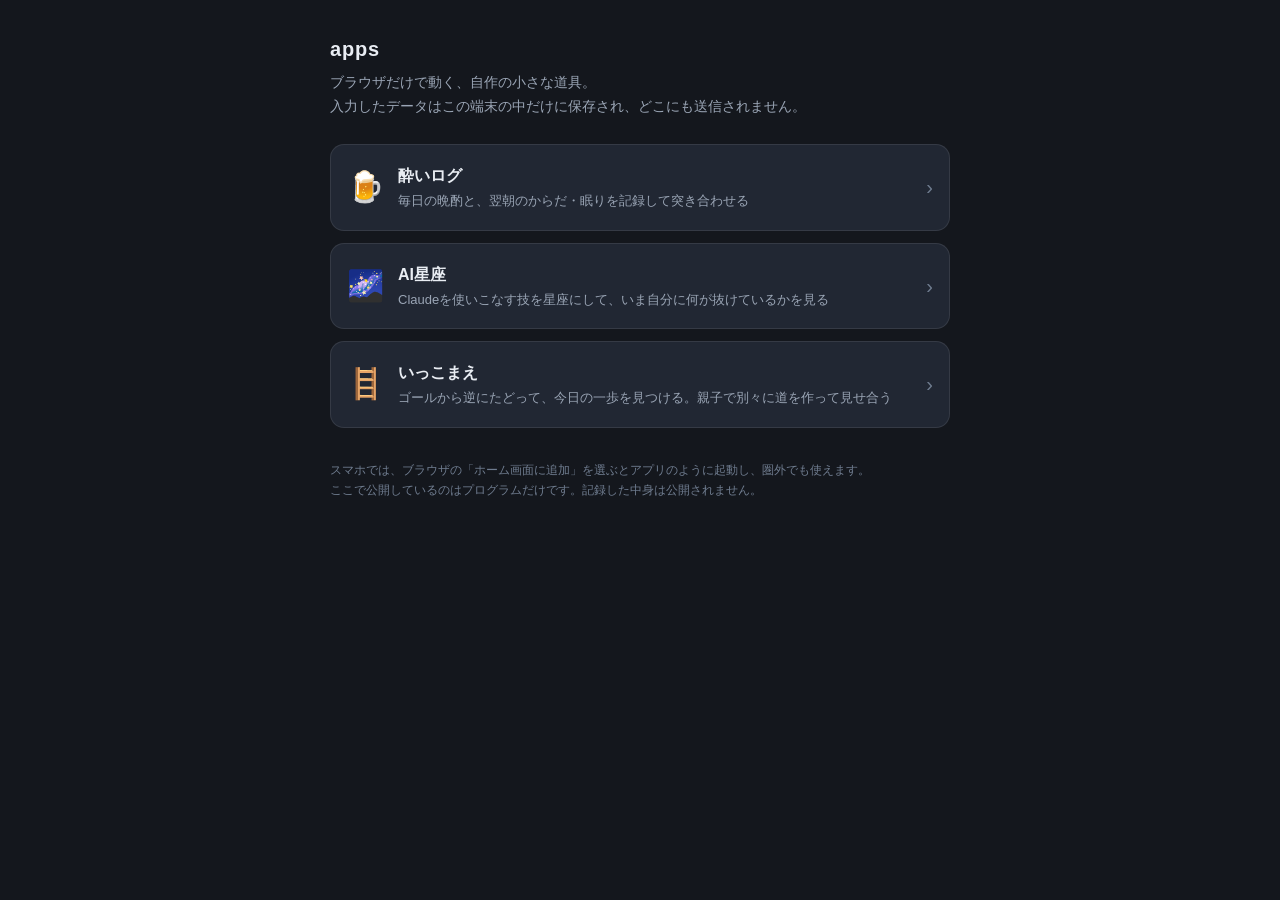
<file: index.html>
<!DOCTYPE html>
<html lang="ja">
<head>
<meta charset="utf-8">
<meta name="viewport" content="width=device-width, initial-scale=1, viewport-fit=cover">
<meta name="theme-color" content="#14171d">
<title>apps — 自作アプリ置き場</title>
<style>
  :root { --bg:#14171d; --card:#212733; --line:rgba(255,255,255,.09); --text:#e9edf3; --muted:#9aa5b5; --dim:#6f7c8f; --amber:#e0b341; }
  * { box-sizing: border-box; }
  body {
    margin:0; padding:32px 16px 60px; background:var(--bg); color:var(--text);
    font-family:-apple-system,BlinkMacSystemFont,"Hiragino Sans","Noto Sans JP","Yu Gothic",Meiryo,sans-serif;
    line-height:1.75; font-size:15px; -webkit-font-smoothing:antialiased;
  }
  .wrap { max-width:620px; margin:0 auto; }
  h1 { font-size:20px; letter-spacing:.04em; margin:0 0 4px; }
  .lead { color:var(--muted); font-size:13.5px; margin:0 0 26px; }
  a.app {
    display:flex; gap:14px; align-items:center; text-decoration:none; color:inherit;
    background:var(--card); border:1px solid var(--line); border-radius:14px;
    padding:16px; margin:12px 0;
  }
  a.app:hover { border-color:var(--amber); }
  .em { font-size:30px; flex:none; }
  .nm { display:block; font-size:16px; font-weight:700; }
  .ds { display:block; font-size:13px; color:var(--muted); }
  .go { margin-left:auto; color:var(--dim); font-size:20px; }
  footer { color:var(--dim); font-size:11.5px; margin-top:32px; line-height:1.8; }
</style>
</head>
<body>
<div class="wrap">
  <h1>apps</h1>
  <p class="lead">ブラウザだけで動く、自作の小さな道具。<br>
    入力したデータはこの端末の中だけに保存され、どこにも送信されません。</p>

  <a class="app" href="yoilog/">
    <span class="em">🍺</span>
    <span>
      <span class="nm">酔いログ</span>
      <span class="ds">毎日の晩酌と、翌朝のからだ・眠りを記録して突き合わせる</span>
    </span>
    <span class="go">›</span>
  </a>

  <a class="app" href="seiza/">
    <span class="em">🌌</span>
    <span>
      <span class="nm">AI星座</span>
      <span class="ds">Claudeを使いこなす技を星座にして、いま自分に何が抜けているかを見る</span>
    </span>
    <span class="go">›</span>
  </a>

  <a class="app" href="ikkomae/">
    <span class="em">🪜</span>
    <span>
      <span class="nm">いっこまえ</span>
      <span class="ds">ゴールから逆にたどって、今日の一歩を見つける。親子で別々に道を作って見せ合う</span>
    </span>
    <span class="go">›</span>
  </a>

  <footer>
    スマホでは、ブラウザの「ホーム画面に追加」を選ぶとアプリのように起動し、圏外でも使えます。<br>
    ここで公開しているのはプログラムだけです。記録した中身は公開されません。
  </footer>
</div>
</body>
</html>
</file>
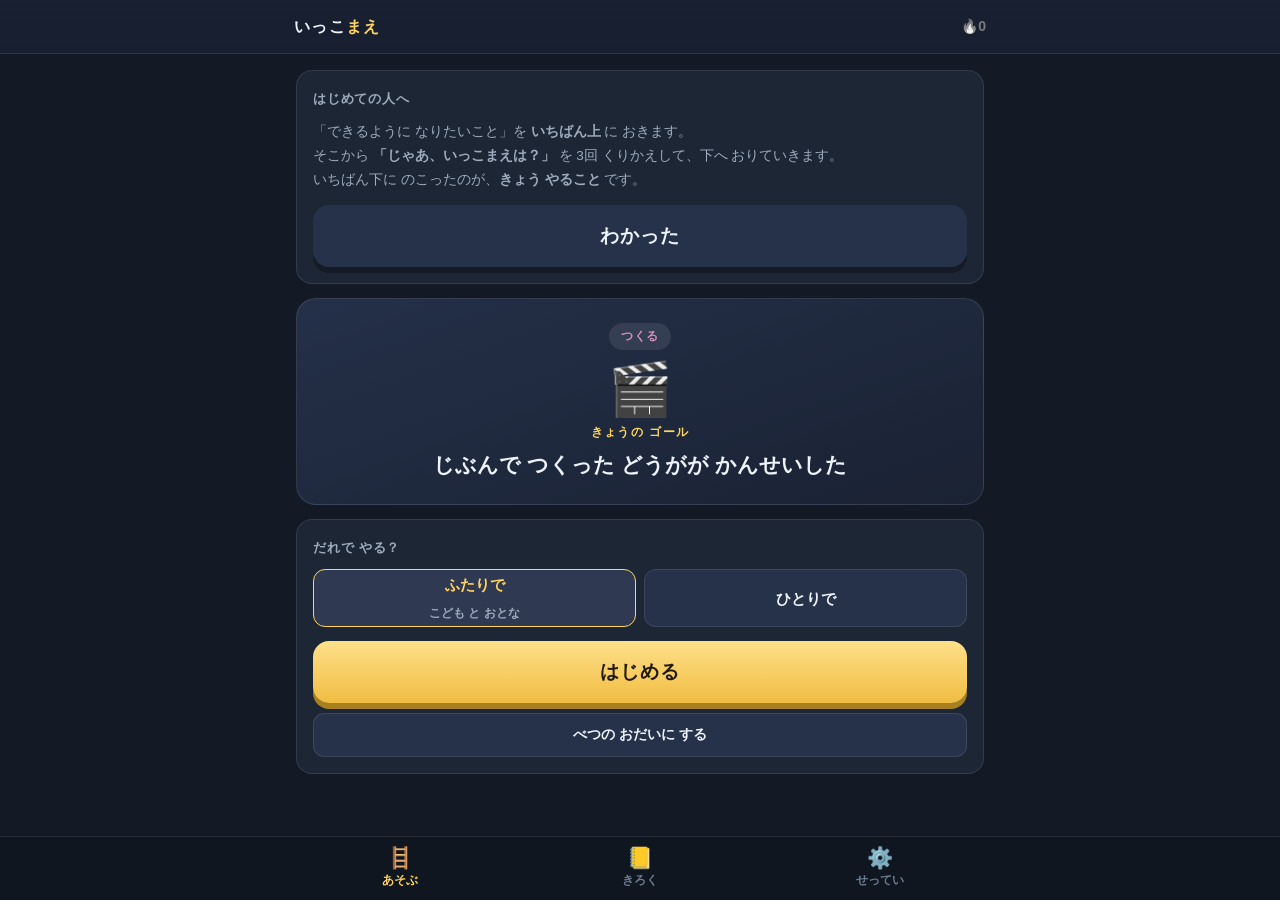
<file: ikkomae/index.html>
<!DOCTYPE html>
<html lang="ja">
<head>
<meta charset="utf-8">
<meta name="viewport" content="width=device-width, initial-scale=1, maximum-scale=1, viewport-fit=cover">
<meta name="theme-color" content="#131a26">
<meta name="description" content="ゴールから「じゃあ、いっこまえは？」を3回くりかえして、今日やる一歩まで降りる。親子で別々に道を作って、あとで見せ合うアプリ。">
<title>いっこまえ — ゴールから ぎゃくに、きょうの 一歩まで</title>
<link rel="stylesheet" href="assets/style.css">
<link rel="manifest" href="manifest.json">
<link rel="icon" href="assets/icon.svg">
<link rel="apple-touch-icon" href="assets/icon.svg">
<meta name="apple-mobile-web-app-capable" content="yes">
<meta name="apple-mobile-web-app-status-bar-style" content="black-translucent">
</head>
<body>

<header class="appbar">
  <div class="appbar-in">
    <div class="logo">いっこ<b>まえ</b></div>
    <div class="spacer"></div>
    <div id="hud-fire" class="off">🔥<b>0</b></div>
    <button class="iconbtn" id="hud-quit" title="やめる" style="display:none">✕</button>
  </div>
</header>

<main id="app" class="main"></main>

<nav class="tabbar">
  <div class="tabbar-in" id="tabbar">
    <button data-view="home"><span class="i">🪜</span>あそぶ</button>
    <button data-view="log"><span class="i">📒</span>きろく</button>
    <button data-view="settings"><span class="i">⚙️</span>せってい</button>
  </div>
</nav>

<script src="assets/themes.js"></script>
<script src="assets/store.js"></script>
<script src="assets/game.js"></script>
<script src="assets/app.js"></script>
</body>
</html>
</file>
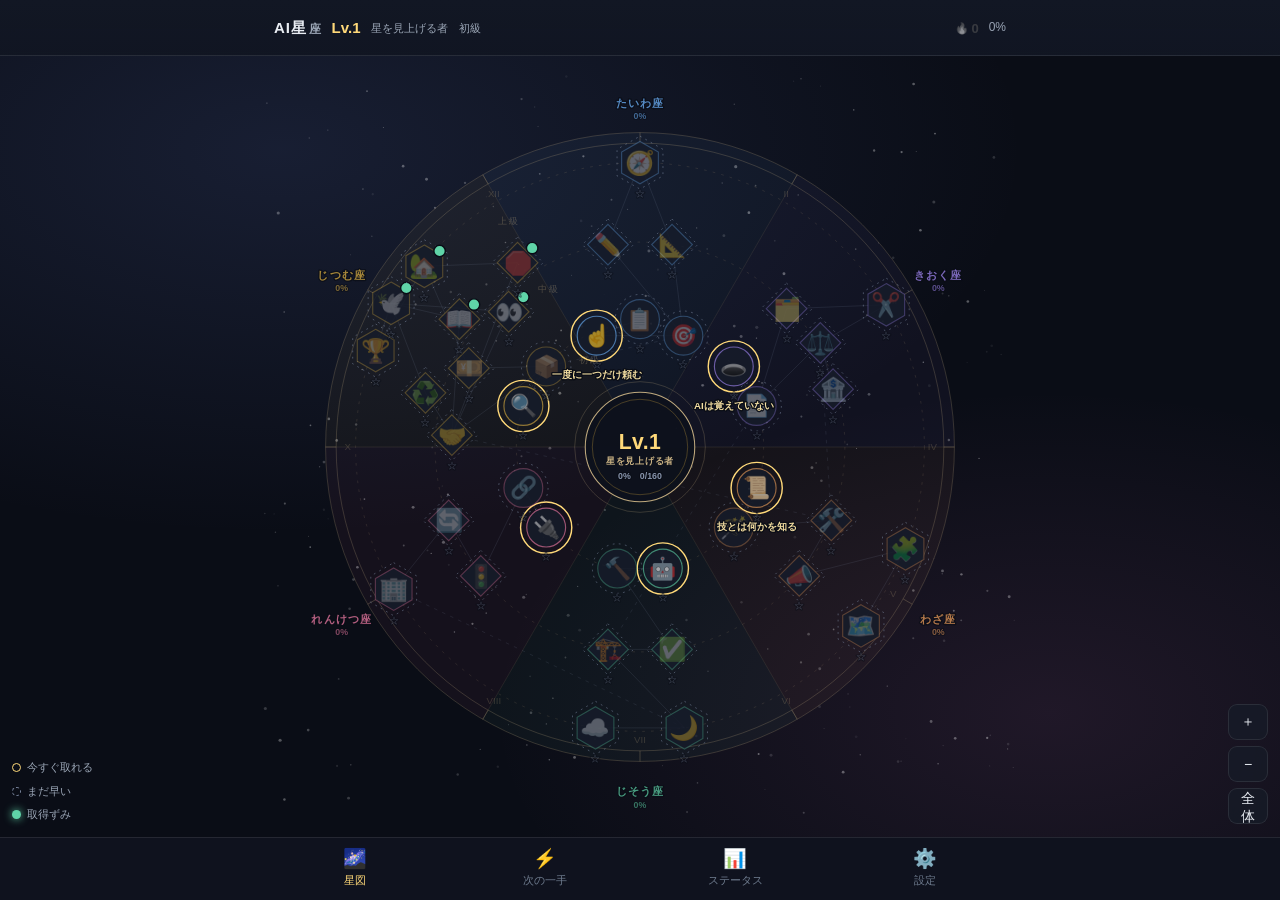
<file: seiza/index.html>
<!DOCTYPE html>
<html lang="ja">
<head>
<meta charset="utf-8">
<meta name="viewport" content="width=device-width, initial-scale=1, maximum-scale=1, viewport-fit=cover">
<meta name="theme-color" content="#0a0d16">
<meta name="description" content="Claudeを使いこなす技を星座にして、いま自分に何が抜けているか・次に何をすれば最短で進むかを見える形にするアプリ。">
<title>AI星座 — いま自分に何が抜けているかが、星で見える</title>
<link rel="stylesheet" href="assets/style.css">
<link rel="manifest" href="manifest.json">
<link rel="icon" href="assets/icon.svg">
<link rel="apple-touch-icon" href="assets/icon.svg">
<meta name="apple-mobile-web-app-capable" content="yes">
<meta name="apple-mobile-web-app-status-bar-style" content="black-translucent">
</head>
<body>

<header class="appbar">
  <div class="appbar-in">
    <div class="logo">AI星<span>座</span></div>
    <div id="hud-lv">Lv.1</div>
    <div class="hudwrap">
      <span id="hud-rank">星を見上げる者</span>
      <span class="hudbar"><i id="hud-bar" style="width:0"></i></span>
    </div>
    <div id="hud-fire" class="off">🔥<b>0</b></div>
    <div id="hud-pct">0%</div>
  </div>
</header>

<main id="app" class="main"></main>

<div id="sheet-host"></div>

<nav class="tabbar">
  <div class="tabbar-in" id="tabbar">
    <button data-view="map"><span class="i">🌌</span>星図</button>
    <button data-view="next"><span class="i">⚡</span>次の一手</button>
    <button data-view="status"><span class="i">📊</span>ステータス</button>
    <button data-view="settings"><span class="i">⚙️</span>設定</button>
  </div>
</nav>

<script src="assets/skills.js"></script>
<script src="assets/badges.js"></script>
<script src="assets/store.js"></script>
<script src="assets/calc.js"></script>
<script src="assets/map.js"></script>
<script src="assets/link.js"></script>
<script src="assets/app.js"></script>
</body>
</html>
</file>
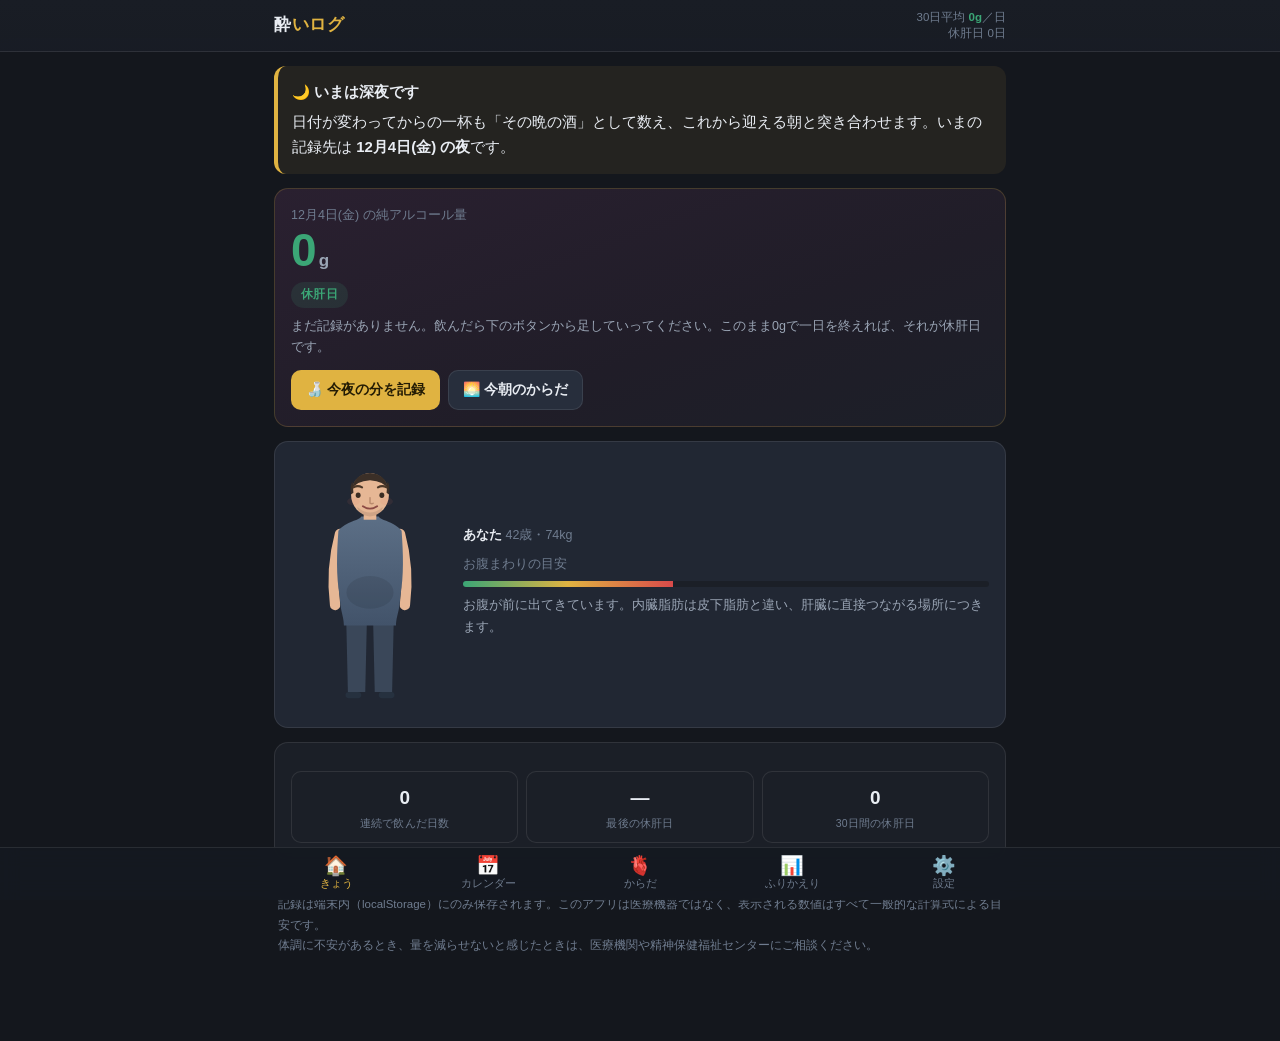
<file: yoilog/index.html>
<!DOCTYPE html>
<html lang="ja">
<head>
<meta charset="utf-8">
<meta name="viewport" content="width=device-width, initial-scale=1, viewport-fit=cover">
<meta name="theme-color" content="#14171d">
<meta name="description" content="毎日の晩酌を記録して、翌朝のからだと眠りに何が起きたかを突き合わせる記録アプリ。">
<title>酔いログ — 今日の一杯が、明日のからだに何をするか</title>
<link rel="stylesheet" href="assets/style.css">
<link rel="manifest" href="manifest.json">
<link rel="icon" href="assets/icon.svg">
<link rel="apple-touch-icon" href="assets/icon.svg">
<meta name="apple-mobile-web-app-capable" content="yes">
<meta name="apple-mobile-web-app-status-bar-style" content="black-translucent">
</head>
<body>

<header class="appbar">
  <div class="appbar-in">
    <div class="logo">酔<span>いログ</span></div>
    <div class="sub" id="appbar-sub"></div>
  </div>
</header>

<main id="app" class="wrap"></main>

<div id="sheet-host"></div>

<nav class="tabbar">
  <div class="tabbar-in" id="tabbar">
    <button data-view="home"><span class="i">🏠</span>きょう</button>
    <button data-view="calendar"><span class="i">📅</span>カレンダー</button>
    <button data-view="body"><span class="i">🫀</span>からだ</button>
    <button data-view="stats"><span class="i">📊</span>ふりかえり</button>
    <button data-view="settings"><span class="i">⚙️</span>設定</button>
  </div>
</nav>

<script src="assets/data.js"></script>
<script src="assets/calc.js"></script>
<script src="assets/store.js"></script>
<script src="assets/stats.js"></script>
<script src="assets/body.js"></script>
<script src="assets/charts.js"></script>
<script src="assets/app.js"></script>
<script>
// ファイルを直接開いたとき（file://）はサービスワーカーを使えないので、
// サーバー経由で開かれたときだけ登録します。
if ('serviceWorker' in navigator && location.protocol.indexOf('http') === 0) {
  window.addEventListener('load', function () {
    navigator.serviceWorker.register('sw.js').catch(function () {});
  });
}
</script>
</body>
</html>
</file>
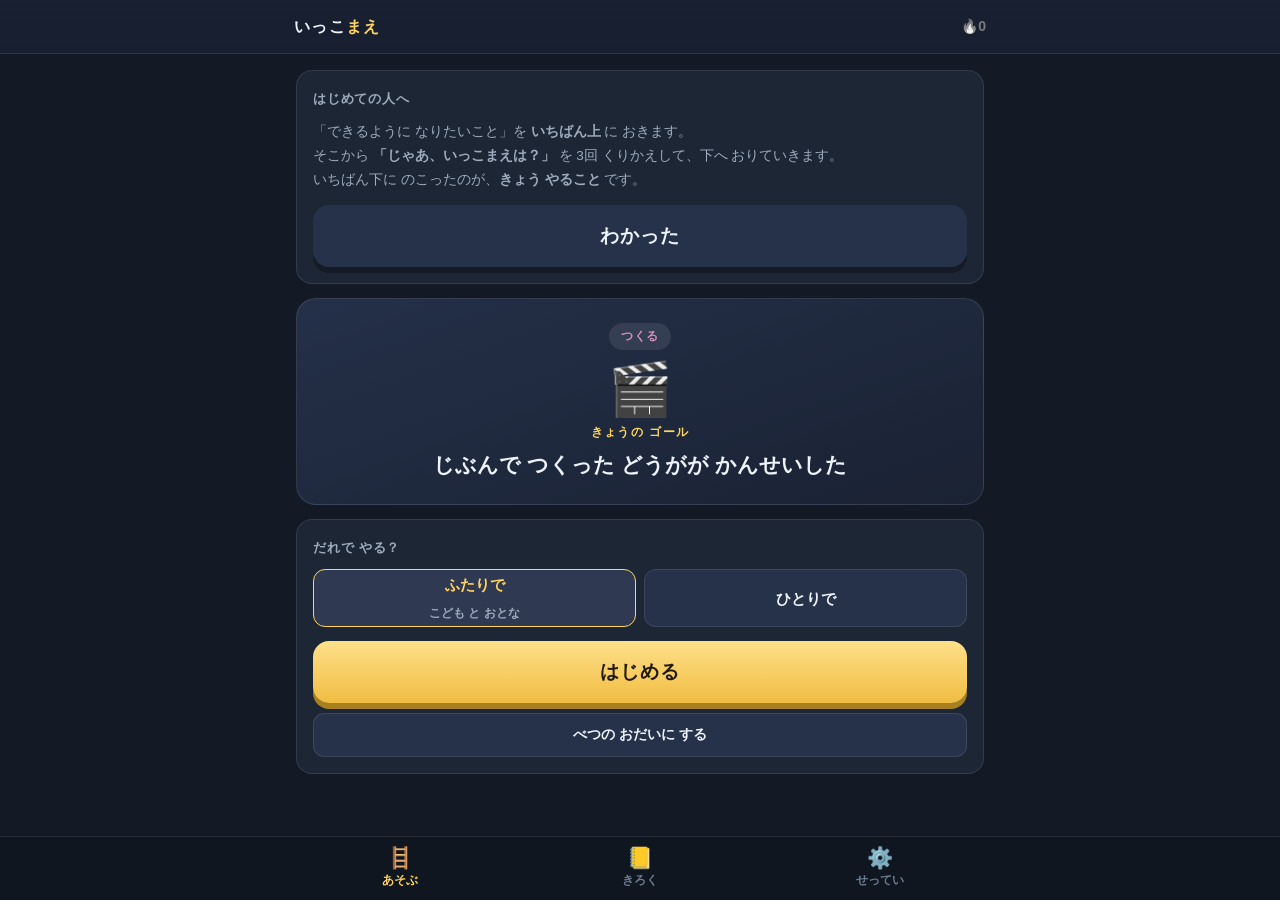
<file: ikkomae/ikkomae-standalone.html>
<!DOCTYPE html>
<html lang="ja">
<head>
<meta charset="utf-8">
<meta name="viewport" content="width=device-width, initial-scale=1, maximum-scale=1, viewport-fit=cover">
<meta name="theme-color" content="#131a26">
<meta name="description" content="ゴールから「じゃあ、いっこまえは？」を3回くりかえして、今日やる一歩まで降りる。親子で別々に道を作って、あとで見せ合うアプリ。">
<title>いっこまえ</title>
<link rel="icon" href="data:image/svg+xml,%3Csvg%20xmlns%3D%22http%3A%2F%2Fwww.w3.org%2F2000%2Fsvg%22%20viewBox%3D%220%200%2064%2064%22%3E%20%3Crect%20width%3D%2264%22%20height%3D%2264%22%20rx%3D%2214%22%20fill%3D%22%23131a26%22%2F%3E%20%3C!--%20%E3%82%B4%E3%83%BC%E3%83%AB%E3%81%AE%E6%98%9F%EF%BC%88%E3%81%84%E3%81%A1%E3%81%B0%E3%82%93%E4%B8%8A%EF%BC%89%20--%3E%20%3Cpath%20d%3D%22M46%2011l2.3%204.7%205.2.8-3.8%203.7.9%205.2-4.6-2.5-4.6%202.5.9-5.2-3.8-3.7%205.2-.8z%22%20fill%3D%22%23ffd35e%22%2F%3E%20%3C!--%20%E3%82%B4%E3%83%BC%E3%83%AB%E3%81%8B%E3%82%89%20%E4%B8%8B%E3%81%B8%20%E3%81%8A%E3%82%8A%E3%82%8B%20%E3%81%AF%E3%81%97%E3%81%94%20--%3E%20%3Cg%20stroke%3D%22%235ecfb0%22%20stroke-width%3D%222.6%22%20stroke-linecap%3D%22round%22%3E%20%3Cpath%20d%3D%22M38%2030h12%22%2F%3E%20%3Cpath%20d%3D%22M28%2041h12%22%2F%3E%20%3Cpath%20d%3D%22M18%2052h12%22%2F%3E%20%3C%2Fg%3E%20%3Cg%20stroke%3D%22%236d7d92%22%20stroke-width%3D%221.6%22%20stroke-linecap%3D%22round%22%20opacity%3D%22.75%22%3E%20%3Cpath%20d%3D%22M44%2032.5v6%22%2F%3E%20%3Cpath%20d%3D%22M34%2043.5v6%22%2F%3E%20%3C%2Fg%3E%20%3C!--%20%E3%80%8C%E3%81%84%E3%81%A3%E3%81%93%E3%81%BE%E3%81%88%E3%80%8D%E3%82%92%20%E3%81%95%E3%81%99%20%E3%82%84%E3%81%98%E3%82%8B%E3%81%97%20--%3E%20%3Cpath%20d%3D%22M24%2024l-6%206%206%206%22%20fill%3D%22none%22%20stroke%3D%22%23f2a253%22%20stroke-width%3D%222.8%22%20stroke-linecap%3D%22round%22%20stroke-linejoin%3D%22round%22%2F%3E%20%3Cpath%20d%3D%22M18%2030h9%22%20stroke%3D%22%23f2a253%22%20stroke-width%3D%222.8%22%20stroke-linecap%3D%22round%22%2F%3E%20%3C%2Fsvg%3E">
<style>
/* ============================================================
   いっこまえ / IKKOMAE   見た目
   小学校低学年が 一人で さわれること を いちばんに。
   ・押せる ところは 大きく（さいてい 56px）
   ・文字は 大きく、行は ゆったり
   ・一つの 画面で 聞くことは 一つだけ
   ============================================================ */
:root {
  --bg:#131a26;
  --bg2:#0e141e;
  --card:#1d2634;
  --card2:#26324a;
  --line:rgba(255,255,255,.10);
  --text:#eef3f9;
  --muted:#9dabbd;
  --dim:#6d7d92;
  --gold:#ffd35e;
  --kid:#5ecfb0;
  --adult:#f2a253;
  --bar:54px;
  --tab:64px;
}

* { box-sizing:border-box; -webkit-tap-highlight-color:transparent; }
html, body { height:100%; }
body {
  margin:0; background:var(--bg); color:var(--text);
  font-family:-apple-system,BlinkMacSystemFont,"Hiragino Sans","Noto Sans JP","Yu Gothic",Meiryo,sans-serif;
  line-height:1.8; font-size:16px; -webkit-font-smoothing:antialiased;
  overscroll-behavior:none;
}
button { font:inherit; color:inherit; }

/* ── 上のバー ── */
.appbar {
  position:fixed; top:0; left:0; right:0; z-index:40;
  height:calc(var(--bar) + env(safe-area-inset-top)); padding-top:env(safe-area-inset-top);
  background:linear-gradient(180deg,#182031 0%,rgba(24,32,49,.93) 100%);
  border-bottom:1px solid var(--line); backdrop-filter:blur(8px);
}
.appbar-in { display:flex; align-items:center; gap:10px; height:var(--bar); padding:0 14px; max-width:720px; margin:0 auto; }
.logo { font-weight:800; letter-spacing:.08em; font-size:16px; }
.logo b { color:var(--gold); }
.spacer { flex:1; }
#hud-fire { font-size:14px; font-weight:700; color:var(--gold); font-variant-numeric:tabular-nums; }
#hud-fire.off { color:var(--dim); filter:grayscale(1); }
.iconbtn {
  width:40px; height:40px; border-radius:11px; border:1px solid var(--line);
  background:var(--card); font-size:17px; cursor:pointer; flex:none;
}

/* ── 本体 ── */
.main { max-width:720px; margin:0 auto; padding:calc(var(--bar) + env(safe-area-inset-top) + 16px) 16px calc(var(--tab) + env(safe-area-inset-bottom) + 28px); }
body.noTab .main { padding-bottom:calc(env(safe-area-inset-bottom) + 28px); }

/* ── 下のタブ ── */
.tabbar {
  position:fixed; left:0; right:0; bottom:0; z-index:40;
  height:calc(var(--tab) + env(safe-area-inset-bottom)); padding-bottom:env(safe-area-inset-bottom);
  background:rgba(16,22,33,.96); border-top:1px solid var(--line); backdrop-filter:blur(8px);
}
body.noTab .tabbar { display:none; }
.tabbar-in { display:flex; height:var(--tab); max-width:720px; margin:0 auto; }
.tabbar-in button {
  flex:1; background:none; border:0; cursor:pointer; color:var(--dim);
  font-size:11.5px; font-weight:700; display:flex; flex-direction:column; align-items:center; justify-content:center; gap:2px;
}
.tabbar-in button .i { font-size:21px; line-height:1; }
.tabbar-in button.on { color:var(--gold); }

/* ── 共通のふだ ── */
.panel { background:var(--card); border:1px solid var(--line); border-radius:16px; padding:16px; margin:0 0 14px; }
.h { font-size:13px; font-weight:800; color:var(--muted); letter-spacing:.06em; margin:0 0 10px; }
.sub { font-size:13.5px; color:var(--muted); line-height:1.75; margin:0; }
.center { text-align:center; }

/* ── おおきなボタン ── */
.big {
  display:block; width:100%; min-height:62px; border-radius:16px; border:0; cursor:pointer;
  background:linear-gradient(180deg,#ffe08a,#f0bd42); color:#221a05;
  font-size:19px; font-weight:800; letter-spacing:.04em; margin:14px 0 0;
  box-shadow:0 6px 0 #a8801f; transition:transform .06s, box-shadow .06s;
}
.big:active { transform:translateY(4px); box-shadow:0 2px 0 #a8801f; }
.big.ghost { background:var(--card2); color:var(--text); box-shadow:0 6px 0 #141b27; }
.big.ghost:active { box-shadow:0 2px 0 #141b27; }
.big[disabled] { opacity:.4; box-shadow:none; cursor:default; transform:none; }
.mini {
  min-height:44px; padding:0 16px; border-radius:11px; border:1px solid var(--line);
  background:var(--card2); cursor:pointer; font-size:14px; font-weight:700;
}
.row { display:flex; gap:10px; flex-wrap:wrap; }
.row > .mini { flex:1; min-width:130px; }

/* ── きょうの おだい ── */
.theme {
  background:linear-gradient(160deg,#243049,#1a2233);
  border:1px solid var(--line); border-radius:20px; padding:22px 18px; text-align:center;
}
.theme .tag { display:inline-block; font-size:11.5px; font-weight:800; padding:3px 12px; border-radius:99px; background:rgba(255,255,255,.09); letter-spacing:.06em; }
.theme .em { font-size:52px; line-height:1.2; margin:8px 0 2px; }
.theme .lab { font-size:12px; color:var(--gold); font-weight:800; letter-spacing:.12em; margin-bottom:4px; }
.theme .goal { font-size:21px; font-weight:800; line-height:1.6; }

/* ── みち（はしご） ── */
.road { margin:6px 0 0; }
.rung {
  position:relative; background:var(--card); border:1px solid var(--line); border-radius:14px;
  padding:13px 14px 13px 46px; margin:0 0 8px; font-size:15.5px; line-height:1.6;
}
.rung .n {
  position:absolute; left:12px; top:12px; width:24px; height:24px; border-radius:50%;
  background:var(--card2); color:var(--muted); font-size:12px; font-weight:800;
  display:flex; align-items:center; justify-content:center;
}
.rung.goal { background:linear-gradient(180deg,#33406040,#1d2634); border-color:rgba(255,211,94,.45); padding-left:46px; }
.rung.goal .n { background:var(--gold); color:#221a05; }
.rung.blank { border-style:dashed; color:var(--dim); font-size:14px; padding-top:10px; padding-bottom:10px; }
.rung.blank .n { top:9px; }
.rung .sz { float:right; color:var(--dim); font-size:11px; letter-spacing:.14em; margin-left:8px; }
.arrow { text-align:center; color:var(--dim); font-size:16px; line-height:1; margin:-2px 0 6px; }

/* ── といかけ ── */
.ask {
  text-align:center; font-size:24px; font-weight:800; letter-spacing:.02em;
  margin:20px 0 4px; line-height:1.5;
}
.ask small { display:block; font-size:13px; font-weight:700; color:var(--muted); letter-spacing:.06em; margin-top:4px; }
.count { text-align:center; font-size:12px; font-weight:800; color:var(--gold); letter-spacing:.14em; font-variant-numeric:tabular-nums; }

/* ── てふだ ── */
.hand { display:grid; grid-template-columns:1fr; gap:10px; margin:14px 0 0; }
@media (min-width:520px) { .hand { grid-template-columns:1fr 1fr; } }
.pick {
  text-align:left; width:100%; min-height:60px; padding:14px 16px; cursor:pointer;
  background:var(--card); border:1.5px solid var(--line); border-radius:14px;
  font-size:16px; line-height:1.6; font-weight:600;
  transition:transform .07s, border-color .12s, background .12s;
}
.pick:active { transform:scale(.97); }
.pick:hover { border-color:var(--gold); }
.pick.chosen { border-color:var(--gold); background:#2c3549; }

/* ── ばんの わたし ── */
.handoff { text-align:center; padding:34px 12px 8px; }
.handoff .em { font-size:64px; }
.handoff .who { font-size:26px; font-weight:800; margin:8px 0 2px; }
.handoff .note { color:var(--muted); font-size:14px; }

/* ── みくらべ ── */
.compare { display:grid; grid-template-columns:1fr 1fr; gap:8px; margin-top:12px; align-items:stretch; }
.compare.one { grid-template-columns:1fr; }
.cname { font-size:13px; font-weight:800; text-align:center; padding:6px 0; border-radius:10px; }
.cname.kid { background:rgba(94,207,176,.16); color:var(--kid); }
.cname.adult { background:rgba(242,162,83,.16); color:var(--adult); }
.crung {
  background:var(--card); border:1px solid var(--line); border-radius:12px;
  padding:10px 11px; font-size:14px; line-height:1.65;
}
.crung .sz { display:block; color:var(--dim); font-size:10.5px; letter-spacing:.16em; margin-bottom:2px; }
.crung.same { border-color:var(--gold); background:#2a3247; }
.samemark { text-align:center; font-size:11.5px; color:var(--gold); font-weight:800; margin:-3px 0 8px; }
.shape { background:var(--card2); border:1px solid var(--line); border-radius:14px; padding:14px 16px; margin-top:14px; }
.shape .t { font-size:16px; font-weight:800; margin-bottom:4px; }
.shape .b { font-size:13.5px; color:var(--muted); line-height:1.8; }
.shape .m { font-size:26px; float:right; margin-left:10px; }

/* ── やくそく ── */
.promise { background:linear-gradient(160deg,#2b3550,#1c2434); border:1px solid rgba(255,211,94,.35); border-radius:16px; padding:18px; text-align:center; }
.promise .lab { font-size:12px; font-weight:800; color:var(--gold); letter-spacing:.12em; }
.promise .t { font-size:19px; font-weight:800; line-height:1.6; margin:8px 0 2px; }
.promise .by { font-size:12.5px; color:var(--muted); }

/* ── きろく ── */
.logitem { background:var(--card); border:1px solid var(--line); border-radius:14px; padding:14px; margin:0 0 10px; }
.logitem .top { display:flex; align-items:center; gap:10px; }
.logitem .em { font-size:26px; }
.logitem .g { font-weight:800; font-size:15px; line-height:1.5; flex:1; }
.logitem .d { font-size:11.5px; color:var(--dim); font-variant-numeric:tabular-nums; }
.logitem .todo { margin-top:10px; padding:10px 12px; border-radius:11px; background:var(--card2); font-size:13.5px; }
.logitem .todo.ok { background:rgba(94,207,176,.14); color:var(--kid); }
.stats { display:flex; gap:10px; }
.stat { flex:1; background:var(--card); border:1px solid var(--line); border-radius:14px; padding:14px 10px; text-align:center; }
.stat b { display:block; font-size:26px; font-weight:800; color:var(--gold); line-height:1.3; font-variant-numeric:tabular-nums; }
.stat span { font-size:11.5px; color:var(--muted); }

/* ── せってい ── */
.field { display:flex; align-items:center; gap:10px; margin:0 0 10px; }
.field label { flex:none; width:70px; font-size:13.5px; color:var(--muted); font-weight:700; }
.field input {
  flex:1; min-width:0; height:48px; padding:0 14px; border-radius:11px;
  border:1px solid var(--line); background:var(--bg2); color:var(--text); font-size:16px;
}
.seg { display:flex; gap:8px; }
.seg button { flex:1; min-height:52px; border-radius:12px; border:1.5px solid var(--line); background:var(--card2); cursor:pointer; font-size:15px; font-weight:700; }
.seg button.on { border-color:var(--gold); background:#2f3a52; color:var(--gold); }
textarea.io {
  width:100%; height:130px; padding:12px; border-radius:12px; border:1px solid var(--line);
  background:var(--bg2); color:var(--text); font-size:12px; font-family:ui-monospace,SFMono-Regular,Menlo,monospace; line-height:1.6;
}
.danger { color:#ff9a8a; border-color:rgba(255,154,138,.4); }

/* ── しあげ ── */
.finish { text-align:center; padding:26px 10px 4px; }
.finish .em { font-size:66px; animation:pop .5s ease-out; }
.finish .t { font-size:24px; font-weight:800; margin:6px 0; }
@keyframes pop { 0%{transform:scale(.5);opacity:0} 60%{transform:scale(1.12)} 100%{transform:scale(1);opacity:1} }
@media (prefers-reduced-motion:reduce) { .finish .em { animation:none } }

/* ── しらせ ── */
.toast {
  position:fixed; left:50%; bottom:calc(var(--tab) + env(safe-area-inset-bottom) + 18px);
  transform:translate(-50%,14px); opacity:0; transition:.25s; z-index:80;
  background:#2b3550; border:1px solid var(--line); border-radius:12px;
  padding:11px 18px; font-size:14px; font-weight:700; max-width:88vw; text-align:center;
}
.toast.go { transform:translate(-50%,0); opacity:1; }

</style>
<meta name="apple-mobile-web-app-capable" content="yes">
<meta name="apple-mobile-web-app-status-bar-style" content="black-translucent">
</head>
<body>

<header class="appbar">
  <div class="appbar-in">
    <div class="logo">いっこ<b>まえ</b></div>
    <div class="spacer"></div>
    <div id="hud-fire" class="off">🔥<b>0</b></div>
    <button class="iconbtn" id="hud-quit" title="やめる" style="display:none">✕</button>
  </div>
</header>

<main id="app" class="main"></main>

<nav class="tabbar">
  <div class="tabbar-in" id="tabbar">
    <button data-view="home"><span class="i">🪜</span>あそぶ</button>
    <button data-view="log"><span class="i">📒</span>きろく</button>
    <button data-view="settings"><span class="i">⚙️</span>せってい</button>
  </div>
</nav>

<script>
/* ============================================================
   いっこまえ / IKKOMAE   おだいのデータ
   ------------------------------------------------------------
   ゴールを一つ決めて、そこから「いっこまえは？」を3回くだる。
   カードは3つの高さに分けてある。

     s:3  ゴールの すぐ手前。もう ほとんど できている状態
     s:2  とちゅう。まだ先は あるけれど、半分は 進んだ状態
     s:1  いちばん さいしょ。いますぐ 手が うごく 一歩

   正解は決めない。どのカードを選んでも道になる。
   高さを混ぜて配ることで「いま これを えらぶと 大きすぎないか」を
   自分で はかる練習になる。ここがこのアプリの芯。

   文字は小学校低学年が一人で読める量にする。
   ひらがな中心、漢字は1〜2年で習うものまで。
   ============================================================ */
(function (root) {
  'use strict';

  var IK = root.IK || (root.IK = {});

  IK.THEMES = [

    /* ── くらし ───────────────────────────────── */
    {
      id: 'heya', emoji: '🧹', tag: 'くらし',
      goal: 'へやが ぜんぶ かたづいた',
      cards: [
        { t: 'ゆかに 何も おちていない', s: 3 },
        { t: '本が ぜんぶ 本だなに ならんだ', s: 3 },
        { t: 'つくえの 上に ランドセルだけに なった', s: 3 },
        { t: 'ごみぶくろを しばって げんかんに おいた', s: 3 },
        { t: 'おもちゃを はこに もどした', s: 2 },
        { t: 'いらない かみを ごみに した', s: 2 },
        { t: 'ふくを たたんで 引き出しに 入れた', s: 2 },
        { t: 'ゆかの ものを ぜんぶ ベッドの 上に あつめた', s: 2 },
        { t: 'タイマーを 5分 かけた', s: 1 },
        { t: 'ごみぶくろを 一まい ひろげた', s: 1 },
        { t: 'どこから やるか 一つ きめた', s: 1 },
        { t: 'まず ゆかの ものだけ ひろうと きめた', s: 1 }
      ]
    },
    {
      id: 'asita', emoji: '🎒', tag: 'くらし',
      goal: 'あしたの がっこうの じゅんびが おわった',
      cards: [
        { t: 'ランドセルを げんかんに おいた', s: 3 },
        { t: 'あした きる ふくを いすに かけた', s: 3 },
        { t: 'すいとうを つめて れいぞうこに 入れた', s: 3 },
        { t: 'れんらくちょうに サインを もらった', s: 3 },
        { t: '時間わりの とおりに 教かしょを 入れた', s: 2 },
        { t: 'ふでばこの えんぴつを けずった', s: 2 },
        { t: 'ていしゅつする ものを つくえに ならべた', s: 2 },
        { t: '体そう ふくが せんたく できているか 見た', s: 2 },
        { t: 'れんらくちょうを ひらいた', s: 1 },
        { t: 'あしたが 何よう日か たしかめた', s: 1 },
        { t: 'ランドセルの 中を ぜんぶ 出した', s: 1 },
        { t: 'ゲームを おいて つくえの前に すわった', s: 1 }
      ]
    },
    {
      id: 'curry', emoji: '🍛', tag: 'つくる',
      goal: 'カレーが できあがった',
      cards: [
        { t: 'おさらに ごはんと カレーを もった', s: 3 },
        { t: 'ルーを 入れて 10分 にこんだ', s: 3 },
        { t: 'にんじんが やわらかく なった', s: 3 },
        { t: 'テーブルに スプーンを ならべた', s: 3 },
        { t: 'やさいを 火に かけた', s: 2 },
        { t: 'にんじんと じゃがいもを 切った', s: 2 },
        { t: 'たりない ざいりょうを 買ってきた', s: 2 },
        { t: 'なべを こんろに 出した', s: 2 },
        { t: '手を あらって エプロンを つけた', s: 1 },
        { t: 'れいぞうこを あけて 中を 見た', s: 1 },
        { t: 'つくりかたを こえに 出して 読んだ', s: 1 },
        { t: 'なんにん分 つくるか きめた', s: 1 }
      ]
    },
    {
      id: 'ofuro', emoji: '🛁', tag: 'くらし',
      goal: 'おふろから 出て ねる じゅんびが できた',
      cards: [
        { t: 'かみを かわかして パジャマを きた', s: 3 },
        { t: 'はを みがきおわった', s: 3 },
        { t: 'ぬいだ ふくを せんたくかごに 入れた', s: 3 },
        { t: 'あしたの じゅんびが 目の前に そろっている', s: 3 },
        { t: 'あたまと からだを あらった', s: 2 },
        { t: 'おふろに 入った', s: 2 },
        { t: 'きがえと タオルを 出した', s: 2 },
        { t: 'テレビを けした', s: 2 },
        { t: '時計を 見て 何時か たしかめた', s: 1 },
        { t: 'おふろの おゆが たまっているか 見に行った', s: 1 },
        { t: 'あと何分で 入るか きめた', s: 1 },
        { t: '「もう入るね」と こえに 出した', s: 1 }
      ]
    },
    {
      id: 'sentaku', emoji: '🧺', tag: 'くらし',
      goal: 'せんたくものが ぜんぶ たたんで しまえた',
      cards: [
        { t: 'たたんだ ふくを 引き出しに しまった', s: 3 },
        { t: 'ぜんぶ たたみおわった', s: 3 },
        { t: 'かぞくごとに 山を 分けた', s: 3 },
        { t: 'ハンガーを もとの ばしょに もどした', s: 3 },
        { t: 'ソファの上に ぜんぶ おろした', s: 2 },
        { t: 'かわいた ものだけ とりこんだ', s: 2 },
        { t: 'くつ下の ペアを さがした', s: 2 },
        { t: 'たたみ方を 一つ 教えてもらった', s: 2 },
        { t: 'ベランダに 出て さわってみた', s: 1 },
        { t: 'かごを もってきた', s: 1 },
        { t: 'どっちの 山から やるか きめた', s: 1 },
        { t: 'すきな きょくを かけた', s: 1 }
      ]
    },
    {
      id: 'asa', emoji: '⏰', tag: 'くらし',
      goal: 'あさ、ちこくしないで 家を 出られた',
      cards: [
        { t: 'くつを はいて げんかんの ドアを あけた', s: 3 },
        { t: 'ランドセルを せおった', s: 3 },
        { t: '出る 5分前に ぜんぶ おわっていた', s: 3 },
        { t: 'あさごはんを 食べおわった', s: 3 },
        { t: 'かおを あらって ふくを きがえた', s: 2 },
        { t: '目ざましが なって すぐ おきた', s: 2 },
        { t: 'あさに やることを ぜんぶ 書き出した', s: 2 },
        { t: '出る時間を きめて 紙に はった', s: 2 },
        { t: 'よるに 目ざましを セットした', s: 1 },
        { t: 'よるの うちに ふくを 出した', s: 1 },
        { t: 'ねる時間を 10分 早めた', s: 1 },
        { t: '何時に 出れば まにあうか かぞえた', s: 1 }
      ]
    },
    {
      id: 'daidokoro', emoji: '🍽', tag: 'くらし',
      goal: 'ごはんの あとの 台どころが ぴかぴかに なった',
      cards: [
        { t: 'テーブルを ふきおわった', s: 3 },
        { t: 'あらった おさらを かたづけた', s: 3 },
        { t: 'ながしに 何も のこっていない', s: 3 },
        { t: 'ごみを まとめて すてた', s: 3 },
        { t: 'おさらを あらった', s: 2 },
        { t: 'のこった りょうりを ようきに 入れた', s: 2 },
        { t: 'おさらを ながしに はこんだ', s: 2 },
        { t: 'おさらの よごれを 水で ながした', s: 2 },
        { t: 'そでを まくった', s: 1 },
        { t: 'スポンジと せんざいを 出した', s: 1 },
        { t: '「わたし あらうね」と 言った', s: 1 },
        { t: 'どこまで やるか きめた', s: 1 }
      ]
    },
    {
      id: 'kaimono', emoji: '🛒', tag: 'おかね',
      goal: 'スーパーで ひつような ものを 買いおわった',
      cards: [
        { t: 'ふくろに つめて 家に かえった', s: 3 },
        { t: 'レジで お金を はらった', s: 3 },
        { t: 'メモの ぜんぶに 〇が ついた', s: 3 },
        { t: 'よさんの 中に おさまった', s: 3 },
        { t: 'やさいコーナーを 見に行った', s: 2 },
        { t: 'ねだんを くらべて 安いほうを えらんだ', s: 2 },
        { t: 'かごを もって 店に 入った', s: 2 },
        { t: 'どの じゅんばんで まわるか きめた', s: 2 },
        { t: 'れいぞうこの 中を 見た', s: 1 },
        { t: '買う ものを メモに 書いた', s: 1 },
        { t: 'いくらまで 使えるか きめた', s: 1 },
        { t: 'エコバッグを かばんに 入れた', s: 1 }
      ]
    },

    /* ── できるようになる ───────────────────────── */
    {
      id: 'cheer', emoji: '🤸', tag: 'できるように',
      goal: 'チアの あたらしい わざが できるように なった',
      cards: [
        { t: 'みんなの 前で さいごまで やれた', s: 3 },
        { t: '一人で 5回 つづけて できた', s: 3 },
        { t: 'こわくなくなって 力が ぬけた', s: 3 },
        { t: 'おわりの ポーズまで きまった', s: 3 },
        { t: 'ほじょ してもらって できた', s: 2 },
        { t: 'わざを 3つに 分けて 一つずつ れんしゅうした', s: 2 },
        { t: 'まえの わざが かんぺきに できるように なった', s: 2 },
        { t: 'できる子の うごきを どうがで 見た', s: 2 },
        { t: '体を やわらかく する ストレッチを した', s: 1 },
        { t: '先生に 「何から やればいい？」と 聞いた', s: 1 },
        { t: 'マットの上で 一回だけ ためした', s: 1 },
        { t: 'どこが こわいのか 書き出した', s: 1 }
      ]
    },
    {
      id: 'jitensha', emoji: '🚲', tag: 'できるように',
      goal: 'じてんしゃに 一人で のれるように なった',
      cards: [
        { t: 'こうえんを 一しゅう 一人で まわれた', s: 3 },
        { t: 'まがりながら すすめた', s: 3 },
        { t: '止まりたい ところで 止まれた', s: 3 },
        { t: '手を はなしてもらっても すすんだ', s: 3 },
        { t: 'うしろを ささえてもらって 10メートル すすんだ', s: 2 },
        { t: '足で 地めんを けって バランスを とれた', s: 2 },
        { t: 'ブレーキの かけ方を おぼえた', s: 2 },
        { t: 'こがずに すすむ れんしゅうを した', s: 2 },
        { t: 'ヘルメットを かぶった', s: 1 },
        { t: 'サドルの 高さを 合わせた', s: 1 },
        { t: 'ひろい ところを さがした', s: 1 },
        { t: 'じてんしゃに またがってみた', s: 1 }
      ]
    },
    {
      id: 'sakaagari', emoji: '🤸‍♀️', tag: 'できるように',
      goal: 'てつぼうの さかあがりが できるように なった',
      cards: [
        { t: '一人で 3回 つづけて まわれた', s: 3 },
        { t: 'ほじょなしで 一回 まわれた', s: 3 },
        { t: 'まわったあと おりるまで できた', s: 3 },
        { t: 'クラスの みんなの 前で できた', s: 3 },
        { t: 'せなかを おしてもらって まわれた', s: 2 },
        { t: 'ふとんほしで 5びょう とまれた', s: 2 },
        { t: 'ひじを まげて てつぼうに 体を 近づけられた', s: 2 },
        { t: 'けりあげる 足を どっちにするか きめた', s: 2 },
        { t: 'てつぼうを にぎってみた', s: 1 },
        { t: 'できる子の やり方を よこで 見た', s: 1 },
        { t: 'ちょうど いい 高さの てつぼうを さがした', s: 1 },
        { t: '手が いたくならない にぎり方を 教わった', s: 1 }
      ]
    },
    {
      id: 'nawatobi', emoji: '🪢', tag: 'できるように',
      goal: 'なわとびの 二じゅうとびが できるように なった',
      cards: [
        { t: 'つづけて 5回 とべた', s: 3 },
        { t: '一回 とべた', s: 3 },
        { t: 'まえとびの あいだに 一回 まぜられた', s: 3 },
        { t: 'テストで ごうかくした', s: 3 },
        { t: '高く とぶ れんしゅうを した', s: 2 },
        { t: 'なわを はやく まわす れんしゅうを した', s: 2 },
        { t: 'まえとびを 100回 つづけられた', s: 2 },
        { t: 'なわなしで うでを 二回 まわして とんだ', s: 2 },
        { t: 'なわの 長さを 体に 合わせた', s: 1 },
        { t: '毎日 何分 やるか きめた', s: 1 },
        { t: 'とべる子に コツを 聞いた', s: 1 },
        { t: 'なわとびを かばんに 入れた', s: 1 }
      ]
    },
    {
      id: 'oyogu', emoji: '🏊', tag: 'できるように',
      goal: '25メートル およげるように なった',
      cards: [
        { t: 'とちゅうで 立たずに むこうまで ついた', s: 3 },
        { t: '15メートル およげた', s: 3 },
        { t: 'いきつぎを しながら すすめた', s: 3 },
        { t: 'およぎおわっても くるしくなかった', s: 3 },
        { t: 'ビート板で バタ足だけで すすめた', s: 2 },
        { t: '顔を つけて 5びょう うかべた', s: 2 },
        { t: '水の中で いきを はけた', s: 2 },
        { t: '手の かき方を 教わった', s: 2 },
        { t: 'プールに 入って 水を かおに かけた', s: 1 },
        { t: 'ゴーグルを つけた', s: 1 },
        { t: '足の つく ところで 立ってみた', s: 1 },
        { t: 'どこが こわいか 先生に 言った', s: 1 }
      ]
    },
    {
      id: 'kuku', emoji: '✖️', tag: 'べんきょう',
      goal: '九九を ぜんぶ 言えるように なった',
      cards: [
        { t: '1のだんから 9のだんまで 止まらずに 言えた', s: 3 },
        { t: 'バラバラに 聞かれても 答えられた', s: 3 },
        { t: 'テストで ぜんもん 正かいした', s: 3 },
        { t: '一ばん にがてな だんが 言えるように なった', s: 3 },
        { t: '7のだんだけ 何回も くりかえした', s: 2 },
        { t: 'どの だんが にがてか 見つけた', s: 2 },
        { t: 'おふろで 一だんずつ 言った', s: 2 },
        { t: 'まちがえた ところに 印を つけた', s: 2 },
        { t: '九九ひょうを かべに はった', s: 1 },
        { t: '毎日 いつ やるか きめた', s: 1 },
        { t: '一だんだけ 声に出して 読んだ', s: 1 },
        { t: 'カードを 作った', s: 1 }
      ]
    },
    {
      id: 'piano', emoji: '🎹', tag: 'できるように',
      goal: 'はっぴょう会で さいごまで ひけた',
      cards: [
        { t: 'ぶたいで 止まらずに ひきおわった', s: 3 },
        { t: 'おじぎまで きんちょうせずに できた', s: 3 },
        { t: '目を つぶっても ひける ところが ふえた', s: 3 },
        { t: '家ぞくの 前で とおしで ひけた', s: 3 },
        { t: 'さいしょから さいごまで つなげて ひけた', s: 2 },
        { t: 'にがてな 4しょうせつだけ くりかえした', s: 2 },
        { t: '右手と 左手を 合わせられた', s: 2 },
        { t: '右手だけ さいごまで ひけた', s: 2 },
        { t: 'きょくを 3つに 分けた', s: 1 },
        { t: 'まちがえる ところに 印を つけた', s: 1 },
        { t: '毎日 何分 ひくか きめた', s: 1 },
        { t: 'ピアノの ふたを あけた', s: 1 }
      ]
    },
    {
      id: 'soccer', emoji: '⚽', tag: 'できるように',
      goal: 'しあいで シュートを 一本 きめた',
      cards: [
        { t: 'ゴールの すみに ボールが 入った', s: 3 },
        { t: 'しあいで シュートを うてた', s: 3 },
        { t: 'パスを もらえる ばしょに 走れた', s: 3 },
        { t: 'れんしゅうじあいで 一本 きめた', s: 3 },
        { t: '止まった ボールを ねらった ところに けれた', s: 2 },
        { t: '走りながら ボールを けれた', s: 2 },
        { t: 'ける 足の いちを おぼえた', s: 2 },
        { t: 'かべあて を 毎日 やった', s: 2 },
        { t: 'ボールに くうきを 入れた', s: 1 },
        { t: 'コーチに 「何が 足りない？」と 聞いた', s: 1 },
        { t: 'どこから シュートしたいか きめた', s: 1 },
        { t: 'うまい人の どうがを 一本 見た', s: 1 }
      ]
    },
    {
      id: 'kanji', emoji: '✍️', tag: 'べんきょう',
      goal: 'かん字テストで 100てんを とった',
      cards: [
        { t: 'テストで ぜんぶ 書けた', s: 3 },
        { t: 'まえの日に やった れんしゅうで ぜんもん 書けた', s: 3 },
        { t: 'とめ・はね・はらい まで 正しく 書けた', s: 3 },
        { t: 'にがてだった 3つが 書けるように なった', s: 3 },
        { t: 'まちがえた かん字だけ もう一回 やった', s: 2 },
        { t: '書けない かん字が どれか わかった', s: 2 },
        { t: '一回 じぶんで テストしてみた', s: 2 },
        { t: 'つかい方を たん語で おぼえた', s: 2 },
        { t: 'テストの はんいを たしかめた', s: 1 },
        { t: 'ノートと えんぴつを 出した', s: 1 },
        { t: '何日 前から やるか きめた', s: 1 },
        { t: '一日 何こ おぼえるか かぞえた', s: 1 }
      ]
    },
    {
      id: 'hon', emoji: '📚', tag: 'べんきょう',
      goal: 'あつい 本を 一さつ 読みおわった',
      cards: [
        { t: 'さいごの ページを とじた', s: 3 },
        { t: 'のこり 10ページに なった', s: 3 },
        { t: 'はんぶんを こえた', s: 3 },
        { t: 'おもしろく なってきて 止まらなくなった', s: 3 },
        { t: '毎日 読む ページ数を きめた', s: 2 },
        { t: '3日 つづけて 読めた', s: 2 },
        { t: 'さいしょの 1しょうを 読みおえた', s: 2 },
        { t: 'わからない ことばを 一つ 調べた', s: 2 },
        { t: '本を まくらもとに おいた', s: 1 },
        { t: 'ぜんぶで 何ページか 見た', s: 1 },
        { t: 'いつ 読むか きめた', s: 1 },
        { t: 'さいしょの 1ページだけ 読んだ', s: 1 }
      ]
    },

    /* ── つくる ───────────────────────────────── */
    {
      id: 'jiyuu', emoji: '🎨', tag: 'つくる',
      goal: 'じゆうけんきゅうが かんせいした',
      cards: [
        { t: 'まとめた 紙を ランドセルに 入れた', s: 3 },
        { t: 'わかった ことを 紙に 書きおえた', s: 3 },
        { t: 'しゃしんを はって かざりつけた', s: 3 },
        { t: 'だれかに 見せて かんそうを もらった', s: 3 },
        { t: '毎日 きろくを つけた', s: 2 },
        { t: 'じっけんを 一回 やってみた', s: 2 },
        { t: 'ひつような ざいりょうを そろえた', s: 2 },
        { t: 'どうやって 調べるか きめた', s: 2 },
        { t: '何を 調べたいか 一つに しぼった', s: 1 },
        { t: '気になる ことを 5つ 書き出した', s: 1 },
        { t: 'ていしゅつの 日を カレンダーに 書いた', s: 1 },
        { t: '本や ネットで 一つ 見てみた', s: 1 }
      ]
    },
    {
      id: 'pancake', emoji: '🥞', tag: 'つくる',
      goal: 'ホットケーキが やけた',
      cards: [
        { t: 'おさらに のせて バターを おいた', s: 3 },
        { t: 'ひっくりかえして 3分 やいた', s: 3 },
        { t: 'あわが ぷつぷつ 出てきた', s: 3 },
        { t: 'フライパンに たねを ながした', s: 3 },
        { t: 'たねを まぜおわった', s: 2 },
        { t: 'たまごと 牛にゅうを 入れた', s: 2 },
        { t: 'こなを ボウルに 入れた', s: 2 },
        { t: 'フライパンを あたためた', s: 2 },
        { t: '手を あらった', s: 1 },
        { t: 'つくりかたを 読んだ', s: 1 },
        { t: 'ボウルと あわだてきを 出した', s: 1 },
        { t: 'ざいりょうが そろっているか 見た', s: 1 }
      ]
    },
    {
      id: 'kichi', emoji: '🏠', tag: 'つくる',
      goal: 'だんボールで ひみつきちが できた',
      cards: [
        { t: '中に 入って すわれた', s: 3 },
        { t: 'まどと ドアが ついた', s: 3 },
        { t: 'やねを のせても つぶれなかった', s: 3 },
        { t: '中に すきな ものを かざった', s: 3 },
        { t: 'かべを 4まい 立てた', s: 2 },
        { t: 'だんボールを ガムテープで つないだ', s: 2 },
        { t: '大きい だんボールを 3つ あつめた', s: 2 },
        { t: 'どこに 作るか ばしょを きめた', s: 2 },
        { t: '絵で かたちを かいてみた', s: 1 },
        { t: 'ハサミと テープを 出した', s: 1 },
        { t: 'どのくらいの 大きさに するか きめた', s: 1 },
        { t: 'お母さんに だんボールを もらえるか 聞いた', s: 1 }
      ]
    },
    {
      id: 'present', emoji: '🎁', tag: 'つくる',
      goal: 'お母さんへの プレゼントが わたせた',
      cards: [
        { t: '「ありがとう」と 言ってもらえた', s: 3 },
        { t: 'かくして おいて その日に わたした', s: 3 },
        { t: 'ラッピングして 手紙を つけた', s: 3 },
        { t: 'プレゼントが できあがった', s: 3 },
        { t: '手作りする ものを 作りはじめた', s: 2 },
        { t: 'お金が たりるか かぞえた', s: 2 },
        { t: '何を あげるか 一つに きめた', s: 2 },
        { t: 'お父さんに そうだんした', s: 2 },
        { t: 'いつ わたすか 日を きめた', s: 1 },
        { t: 'お母さんが すきな ものを 思い出した', s: 1 },
        { t: 'こうさくの ざいりょうを 見に行った', s: 1 },
        { t: 'ないしょに すると きめた', s: 1 }
      ]
    },
    {
      id: 'douga', emoji: '🎬', tag: 'つくる',
      goal: 'じぶんで つくった どうがが かんせいした',
      cards: [
        { t: '家ぞくに 見せた', s: 3 },
        { t: '音楽と 字を 入れて できあがった', s: 3 },
        { t: 'いらない ところを 切った', s: 3 },
        { t: 'とりたい ばめんが ぜんぶ とれた', s: 3 },
        { t: 'さいしょの ばめんを とった', s: 2 },
        { t: 'どんな じゅんばんで 見せるか きめた', s: 2 },
        { t: 'カメラの おき方を ためした', s: 2 },
        { t: 'なにを つたえる どうがか きめた', s: 2 },
        { t: 'すきな どうがを 一本 見て まねしたい所を さがした', s: 1 },
        { t: 'なんぷんの どうがに するか きめた', s: 1 },
        { t: 'スマホの ざんりょうを たしかめた', s: 1 },
        { t: '紙に ばめんを 4つ かいた', s: 1 }
      ]
    },

    /* ── おかね・じかん ─────────────────────────── */
    {
      id: 'okane', emoji: '💰', tag: 'おかね',
      goal: 'ほしい ものを じぶんの お金で 買えた',
      cards: [
        { t: 'レジで じぶんで はらった', s: 3 },
        { t: 'ひつような 金がくが たまった', s: 3 },
        { t: 'あと 500円まで きた', s: 3 },
        { t: 'はんぶん たまった', s: 3 },
        { t: '毎月 きめた ぶんを ちょきんばこに 入れた', s: 2 },
        { t: 'ほしくなった 別の ものを がまんした', s: 2 },
        { t: '月に いくら ためれば いいか 計算した', s: 2 },
        { t: 'お手つだいで 少し ふやした', s: 2 },
        { t: 'ねだんを 調べた', s: 1 },
        { t: 'いま いくら もっているか かぞえた', s: 1 },
        { t: 'いつまでに ほしいか きめた', s: 1 },
        { t: 'ちょきんばこを 出した', s: 1 }
      ]
    },
    {
      id: 'neru', emoji: '🌙', tag: 'くらし',
      goal: '毎日 9時に ねられるように なった',
      cards: [
        { t: '一週間 つづけて 9時に ねられた', s: 3 },
        { t: '3日 つづけて できた', s: 3 },
        { t: '9時に ふとんに 入れた', s: 3 },
        { t: 'あさ、目ざましの 前に 起きた', s: 3 },
        { t: '8時半に テレビと ゲームを やめた', s: 2 },
        { t: 'おふろの 時間を 早めた', s: 2 },
        { t: 'しゅくだいを ごはんの 前に おわらせた', s: 2 },
        { t: 'できた日に カレンダーに 〇を つけた', s: 2 },
        { t: '9時から ぎゃくに 何時に 何を するか 書いた', s: 1 },
        { t: 'いま 何時に ねているか しらべた', s: 1 },
        { t: 'カレンダーを かべに はった', s: 1 },
        { t: '家ぞくに 「9時に ねる」と 言った', s: 1 }
      ]
    },
    {
      id: 'natsuyasumi', emoji: '🗓', tag: 'べんきょう',
      goal: 'なつやすみの しゅくだいが ぜんぶ おわった',
      cards: [
        { t: 'ぜんぶ かばんに 入れた', s: 3 },
        { t: 'さいごの 一つが おわった', s: 3 },
        { t: 'のこりが 一つに なった', s: 3 },
        { t: 'はんぶん おわった', s: 3 },
        { t: '毎日 1ページずつ すすめた', s: 2 },
        { t: 'いちばん 大変な ものから 手を つけた', s: 2 },
        { t: 'カレンダーに いつ 何を やるか 書いた', s: 2 },
        { t: '一日に やる りょうを きめた', s: 2 },
        { t: 'しゅくだいを ぜんぶ つくえに ならべた', s: 1 },
        { t: 'ぜんぶで いくつ あるか かぞえた', s: 1 },
        { t: 'のこりの 日数を かぞえた', s: 1 },
        { t: 'やる 時間を 毎日 いつに するか きめた', s: 1 }
      ]
    },
    {
      id: 'odekake', emoji: '🎟', tag: 'おかね',
      goal: '家ぞくで 行きたい 場しょに 行けた',
      cards: [
        { t: 'その場しょに ついた', s: 3 },
        { t: '家を 出た', s: 3 },
        { t: 'よやくが とれた', s: 3 },
        { t: '家ぞく みんなが 「行こう」と 言った', s: 3 },
        { t: '行き方と かかる 時間を 調べた', s: 2 },
        { t: 'みんなの あいている 日を 聞いた', s: 2 },
        { t: 'いくら かかるか 調べた', s: 2 },
        { t: '何が おもしろいか 紙に まとめた', s: 2 },
        { t: '行きたい ばしょを 一つに きめた', s: 1 },
        { t: 'カレンダーを 見た', s: 1 },
        { t: 'お父さんに 「そうだんが ある」と 言った', s: 1 },
        { t: '行きたい りゆうを 3つ 考えた', s: 1 }
      ]
    },

    /* ── ひととの間 ─────────────────────────────── */
    {
      id: 'nakanaori', emoji: '🤝', tag: 'ひと',
      goal: 'けんかした 友だちと また あそべるように なった',
      cards: [
        { t: 'いっしょに あそんで わらえた', s: 3 },
        { t: '「またあそぼ」と 言えた', s: 3 },
        { t: '「ごめんね」が 言えた', s: 3 },
        { t: '目を 見て 話せた', s: 3 },
        { t: '話しかける タイミングを 見つけた', s: 2 },
        { t: '相手が 何が いやだったのか 考えた', s: 2 },
        { t: 'じぶんの わるかった ところを 一つ 見つけた', s: 2 },
        { t: 'だれかに そうだんした', s: 2 },
        { t: '何が あったのか 思い出して 書いた', s: 1 },
        { t: '一日 おいて 気もちを おちつけた', s: 1 },
        { t: 'まだ 友だちで いたいか じぶんに 聞いた', s: 1 },
        { t: '言う ことばを 声に出して れんしゅうした', s: 1 }
      ]
    },
    {
      id: 'happyou', emoji: '🗣', tag: 'ひと',
      goal: 'みんなの 前で はっぴょう できた',
      cards: [
        { t: 'さいごまで 話しきって せきに もどれた', s: 3 },
        { t: '顔を 上げて 話せた', s: 3 },
        { t: '大きな 声が 出た', s: 3 },
        { t: '手を あげて 前に 出られた', s: 3 },
        { t: '家ぞくの 前で とおしで 話した', s: 2 },
        { t: 'かがみの 前で れんしゅうした', s: 2 },
        { t: '何分で 話しおわるか はかった', s: 2 },
        { t: '話す ことを 紙に 書いた', s: 2 },
        { t: 'つたえたい ことを 一つに きめた', s: 1 },
        { t: 'さいしょの 一行だけ 考えた', s: 1 },
        { t: 'どこが こわいか 言ってみた', s: 1 },
        { t: 'ふかく いきを すった', s: 1 }
      ]
    },
    {
      id: 'pet', emoji: '🐹', tag: 'ひと',
      goal: 'ペットの せわを 一人で できるように なった',
      cards: [
        { t: '一週間 だれにも 言われずに できた', s: 3 },
        { t: '毎日 ぜんぶの せわが できた', s: 3 },
        { t: 'わすれた日が なくなった', s: 3 },
        { t: 'ぐあいが わるいのに 気づけた', s: 3 },
        { t: 'できた日に カレンダーに 〇を つけた', s: 2 },
        { t: 'えさの りょうを おぼえた', s: 2 },
        { t: '朝と 夜、いつ やるか きめた', s: 2 },
        { t: 'そうじの 仕方を 教わった', s: 2 },
        { t: 'やる ことを ぜんぶ 書き出した', s: 1 },
        { t: '「わたしが やる」と 家ぞくに 言った', s: 1 },
        { t: 'えさの ばしょを たしかめた', s: 1 },
        { t: '紙に 書いて ケージに はった', s: 1 }
      ]
    },
    {
      id: 'yasai', emoji: '🌱', tag: 'つくる',
      goal: 'そだてた やさいが 食べられた',
      cards: [
        { t: 'しゅうかくして 食たくに 出した', s: 3 },
        { t: '赤く なるまで まてた', s: 3 },
        { t: 'みが なった', s: 3 },
        { t: '花が さいた', s: 3 },
        { t: '毎日 水を あげつづけた', s: 2 },
        { t: 'ささえの ぼうを 立てた', s: 2 },
        { t: 'なえを うえた', s: 2 },
        { t: '日なたに はちを おいた', s: 2 },
        { t: 'そだてる やさいを きめた', s: 1 },
        { t: 'つちと はちを 買ってきた', s: 1 },
        { t: 'そだて方を 調べた', s: 1 },
        { t: 'いつ しゅうかく できるか 見た', s: 1 }
      ]
    }
  ];

  /* 高さの よび名。画面と ふりかえりで つかう */
  IK.SIZE = {
    3: { name: 'ゴールの すぐ手前', short: 'ゴールに 近い', mark: '●●●' },
    2: { name: 'とちゅう', short: 'とちゅう', mark: '●●' },
    1: { name: 'いますぐ できる', short: 'いますぐ', mark: '●' }
  };

  /* おだいの ふだ に つける いろ */
  IK.TAGS = {
    'くらし': '#6fc3a6',
    'できるように': '#e8944a',
    'べんきょう': '#7fa8e8',
    'つくる': '#d78fc0',
    'おかね': '#e0c14a',
    'ひと': '#9b8fe0'
  };

  /* id を つけていない カードに 通し番号を ふる（記録で 使う） */
  IK.THEMES.forEach(function (th) {
    th.cards.forEach(function (c, i) { c.id = th.id + '-' + i; });
  });

})(window);

</script>
<script>
/* ============================================================
   いっこまえ / IKKOMAE   きろくの ほぞん
   すべて この端末の localStorage に保存します。外には一切送りません。
   ============================================================ */
(function (root) {
  'use strict';

  var IK = root.IK || (root.IK = {});
  var KEY = 'ikkomae.v1';

  var defaults = {
    names: { kid: 'こども', adult: 'おとな' },
    mode: 2,                 // 1 = ひとりでやる / 2 = ふたりでやる
    runs: [],                // 新しい順。{ at, theme, goal, emoji, roads[], todo, done, doneAt }
    seen: {},                // themeId -> やった回数。おなじお題ばかり出さないため
    streak: { days: 0, best: 0, last: '' },   // 「やった」を記録した日の連続
    counts: { runs: 0, dones: 0 },
    ui: { seenIntro: false }
  };

  function clone(o) { return JSON.parse(JSON.stringify(o)); }

  function today() {
    var d = new Date(), p = function (n) { return (n < 10 ? '0' : '') + n; };
    return d.getFullYear() + '-' + p(d.getMonth() + 1) + '-' + p(d.getDate());
  }

  /* 'YYYY-MM-DD' 同士の日数の差 */
  function dayDiff(a, b) {
    var pa = a.split('-'), pb = b.split('-');
    return Math.round((Date.UTC(+pb[0], +pb[1] - 1, +pb[2]) - Date.UTC(+pa[0], +pa[1] - 1, +pa[2])) / 86400000);
  }

  /* 日づけを 数に する。おだいを 日がわりで えらぶのに つかう */
  function daySeed(d) {
    var p = (d || today()).split('-');
    return (+p[0]) * 372 + (+p[1]) * 31 + (+p[2]);
  }

  var Store = IK.store = {
    data: clone(defaults),

    load: function () {
      try {
        var raw = root.localStorage && root.localStorage.getItem(KEY);
        if (raw) {
          var p = JSON.parse(raw) || {};
          this.data = {
            names: Object.assign(clone(defaults.names), p.names || {}),
            mode: p.mode === 1 ? 1 : 2,
            runs: p.runs || [],
            seen: p.seen || {},
            streak: Object.assign(clone(defaults.streak), p.streak || {}),
            counts: Object.assign(clone(defaults.counts), p.counts || {}),
            ui: Object.assign(clone(defaults.ui), p.ui || {})
          };
        }
      } catch (e) { /* こわれていたら はじめから */ }
      return this.data;
    },

    save: function () {
      try { root.localStorage.setItem(KEY, JSON.stringify(this.data)); } catch (e) {}
    },

    /* ── なまえ・にんずう ── */
    setName: function (who, name) {
      name = String(name || '').trim().slice(0, 8);
      if (!name) return;
      this.data.names[who] = name;
      this.save();
    },
    setMode: function (n) { this.data.mode = (n === 1 ? 1 : 2); this.save(); },
    nameOf: function (who) { return this.data.names[who] || (who === 'kid' ? 'こども' : 'おとな'); },

    /* ── みちを 1本 記録する ──
       roads は [{ who, name, steps:[{id,t,s}, x3] }] */
    addRun: function (theme, roads) {
      var rec = {
        at: today(),
        theme: theme.id,
        goal: theme.goal,
        emoji: theme.emoji,
        roads: roads.map(function (r) {
          return {
            who: r.who,
            name: r.name,
            steps: r.steps.map(function (c) { return { id: c.id, t: c.t, s: c.s }; })
          };
        }),
        todo: null,
        done: false,
        doneAt: ''
      };
      this.data.runs.unshift(rec);
      if (this.data.runs.length > 300) this.data.runs.length = 300;
      this.data.seen[theme.id] = (this.data.seen[theme.id] || 0) + 1;
      this.data.counts.runs++;
      this.save();
      return rec;
    },

    /* ── きょうやる 一手を きめる ── */
    setTodo: function (rec, card, who) {
      rec.todo = { id: card.id, t: card.t, s: card.s, who: who };
      rec.done = false;
      rec.doneAt = '';
      this.save();
    },

    /* まだ「やった？」を 聞いていない やくそく（新しい順に さがす） */
    pendingTodo: function () {
      var runs = this.data.runs;
      for (var i = 0; i < runs.length; i++) {
        if (runs[i].todo && !runs[i].done) return runs[i];
      }
      return null;
    },

    /* やった と 答えたとき。ここでだけ 火が のびる */
    markDone: function (rec, ok) {
      if (!rec || !rec.todo) return;
      if (!ok) {                       /* まだ、なら やくそくを といて 次に すすむ */
        rec.todo = null;
        this.save();
        return;
      }
      rec.done = true;
      rec.doneAt = today();
      this.data.counts.dones++;
      this.touchStreak();
      this.save();
    },

    /* ── 火（つづいた日数） ──
       のびるのは「やった」と 答えた日だけ。道を 作っただけでは のびない。
       1日の ぬけは ゆるす。1日 できなかっただけで 全部 消えるのは、つづける敵なので。 */
    touchStreak: function () {
      var t = today(), s = this.data.streak;
      if (s.last === t) return s;
      var gap = s.last ? dayDiff(s.last, t) : 999;
      s.days = (gap <= 2) ? s.days + 1 : 1;
      s.last = t;
      if (s.days > s.best) s.best = s.days;
      this.save();
      return s;
    },
    streakAlive: function () {
      var s = this.data.streak;
      return s.last ? dayDiff(s.last, today()) <= 2 : false;
    },

    /* ── おだいを えらぶ ──
       まだ やっていない ものを 先に。ぜんぶ やったら 回数の 少ない ものから。
       おなじ日に 何度 ひらいても おなじ おだいが 出る（n を ずらすと 次のおだい）。 */
    pickTheme: function (n) {
      var seen = this.data.seen, list = IK.THEMES.slice();
      list.sort(function (a, b) {
        var d = (seen[a.id] || 0) - (seen[b.id] || 0);
        if (d) return d;
        return a.id < b.id ? -1 : 1;
      });
      var least = seen[list[0].id] || 0;
      var pool = list.filter(function (t) { return (seen[t.id] || 0) === least; });
      var i = (daySeed() + (n || 0)) % pool.length;
      return pool[i];
    },

    /* ── かきだし・よみこみ ── */
    exportText: function () {
      return JSON.stringify({ v: 1, savedAt: today(), data: this.data }, null, 2);
    },
    importText: function (text) {
      var p = JSON.parse(text), d = (p && p.data) ? p.data : p;
      if (!d || typeof d !== 'object' || !d.runs) throw new Error('かたちが ちがいます');
      this.data = {
        names: Object.assign(clone(defaults.names), d.names || {}),
        mode: d.mode === 1 ? 1 : 2,
        runs: d.runs || [],
        seen: d.seen || {},
        streak: Object.assign(clone(defaults.streak), d.streak || {}),
        counts: Object.assign(clone(defaults.counts), d.counts || {}),
        ui: Object.assign(clone(defaults.ui), d.ui || {})
      };
      this.save();
    },
    reset: function () { this.data = clone(defaults); this.save(); }
  };

  IK.today = today;
  IK.dayDiff = dayDiff;
  IK.daySeed = daySeed;

})(window);

</script>
<script>
/* ============================================================
   いっこまえ / IKKOMAE   1かいぶんの すすめ方
   ------------------------------------------------------------
   ゴールから 3回 くだる。1回ごとに カードを 6まい 配る。
   6まいには かならず 3つの 高さ（すぐ手前・とちゅう・いますぐ）を
   まぜて 入れる。ここを かたよらせると
   「いま これを えらぶと 大きすぎないか」を はかる練習に ならない。
   ============================================================ */
(function (root) {
  'use strict';

  var IK = root.IK || (root.IK = {});
  var STEPS = 3;              // 何回 「いっこまえは？」と 聞くか
  var HAND = 6;               // 1回に 配る まい数
  var PER_SIZE = 2;           // 高さごとに さいてい 何まい 出すか

  /* たねから おなじ ならびを 作る（開きなおしても 同じ手札が 出るように） */
  function rng(seed) {
    var s = (seed >>> 0) || 1;
    return function () {
      s ^= s << 13; s >>>= 0;
      s ^= s >> 17;
      s ^= s << 5; s >>>= 0;
      return s / 4294967296;
    };
  }

  function shuffled(arr, seed) {
    var a = arr.slice(), r = rng(seed);
    for (var i = a.length - 1; i > 0; i--) {
      var j = Math.floor(r() * (i + 1));
      var t = a[i]; a[i] = a[j]; a[j] = t;
    }
    return a;
  }

  function hash(str) {
    var h = 2166136261;
    for (var i = 0; i < str.length; i++) { h ^= str.charCodeAt(i); h = (h * 16777619) >>> 0; }
    return h >>> 0;
  }

  var Game = IK.game = {
    STEPS: STEPS,

    /* おだいと まわし番号から、そのおだい 用の たねを 作る */
    seedOf: function (theme, n) {
      return (IK.daySeed() * 131 + hash(theme.id) + (n || 0) * 7919) >>> 0;
    },

    /* 高さごとに ならべ直した ふだの 山。ふたりとも 同じ山から ひく */
    piles: function (theme, seed) {
      var p = { 1: [], 2: [], 3: [] };
      theme.cards.forEach(function (c) { p[c.s].push(c); });
      [1, 2, 3].forEach(function (s) { p[s] = shuffled(p[s], seed + s * 977); });
      return p;
    },

    /* step 回目（0..2）に 配る 6まい。
       used は その人が すでに つかった カードの id */
    deal: function (theme, seed, step, used) {
      var piles = this.piles(theme, seed), hand = [];
      var taken = {};
      [3, 2, 1].forEach(function (s) {
        var n = 0;
        piles[s].forEach(function (c) {
          if (n >= PER_SIZE) return;
          if (used.indexOf(c.id) >= 0 || taken[c.id]) return;
          hand.push(c); taken[c.id] = 1; n++;
        });
      });
      /* 高さが かたよって 6まいに とどかないときは 残りから 足す */
      if (hand.length < HAND) {
        [3, 2, 1].forEach(function (s) {
          piles[s].forEach(function (c) {
            if (hand.length >= HAND) return;
            if (used.indexOf(c.id) >= 0 || taken[c.id]) return;
            hand.push(c); taken[c.id] = 1;
          });
        });
      }
      /* 画面での ならびは 毎回 まぜる。高さの じゅんに ならんでいると 見た目で わかってしまう */
      return shuffled(hand, seed + step * 4093 + used.length * 17);
    },

    /* できた みちの かたちを 読む。○×は つけない。
       steps[0] が ゴールの いっこ前、steps[2] が いちばん下（きょうやる）。 */
    shape: function (steps) {
      var v = steps.map(function (c) { return c.s; });
      var allSame = v[0] === v[1] && v[1] === v[2];
      var down = v[0] >= v[1] && v[1] >= v[2];
      var strict = v[0] > v[1] && v[1] > v[2];

      if (strict) return {
        key: 'straight', mark: '🪜',
        title: 'きれいな はしごに なった',
        body: 'ゴールの すぐ手前 → とちゅう → いますぐ できること。大きい ところから 小さい ところへ、ちゃんと おりてきたね。'
      };
      if (allSame && v[0] === 3) return {
        key: 'allbig', mark: '🏔',
        title: 'ぜんぶ ゴールの すぐ手前だね',
        body: 'どれも もう ほとんど できている ところ。ここから 下に、もう ひとつ 小さく わけられないかな？'
      };
      if (allSame && v[0] === 1) return {
        key: 'allsmall', mark: '🐜',
        title: 'ぜんぶ いますぐ できる ことだね',
        body: 'すぐ 手が うごくのは つよい。この 3つで ゴールまで とどくか、上から もう一回 見てみよう。'
      };
      if (allSame) return {
        key: 'allmid', mark: '🌫',
        title: 'ぜんぶ とちゅうの ことだね',
        body: 'ゴールの すぐ手前と、いますぐ できることを さがすと、道が もっと はっきりするかも。'
      };
      if (down) return {
        key: 'down', mark: '↘️',
        title: 'だんだん 小さく なっていったね',
        body: '上から 下へ、ちゃんと 近づいてきている。おなじ 高さが つづいた ところは、もう一つ 分けられるかも。'
      };
      return {
        key: 'up', mark: '🔀',
        title: 'とちゅうで また 大きく なったね',
        body: '下に いくほど 小さく なるのが 「いっこまえ」。じゅんばんを 入れかえたら、どんな みちに なるかな？'
      };
    },

    /* ふたりの みちで、おなじ カードを えらんだ ところ */
    sameAt: function (a, b) {
      var out = [];
      for (var i = 0; i < STEPS; i++) {
        out.push(!!(a && b && a.steps[i] && b.steps[i] && a.steps[i].id === b.steps[i].id));
      }
      return out;
    },

    /* 「きょうやる」の こうほ。ふたりの みちの カードを 小さい じゅんに */
    todoCandidates: function (roads) {
      var seen = {}, out = [];
      roads.forEach(function (r) {
        r.steps.forEach(function (c, i) {
          if (seen[c.id]) return;
          seen[c.id] = 1;
          out.push({ id: c.id, t: c.t, s: c.s, who: r.who, bottom: i === STEPS - 1 });
        });
      });
      out.sort(function (x, y) {
        if (x.s !== y.s) return x.s - y.s;                 /* 小さい ものが 上 */
        return (y.bottom ? 1 : 0) - (x.bottom ? 1 : 0);    /* いちばん下だった ものを 先に */
      });
      return out;
    }
  };

})(window);

</script>
<script>
/* ============================================================
   いっこまえ / IKKOMAE   画面
   ------------------------------------------------------------
   すすみ方
     home ─→ handoff ─→ play(×3) ─→ handoff ─→ play(×3)
          ─→ compare ─→ todo ─→ finish ─→ home
   ひとりで やるときは handoff を とばして 1本だけ 作る。
   ============================================================ */
(function (root) {
  'use strict';

  var IK = root.IK;
  var store = IK.store, game = IK.game;
  var app, view = 'home';
  var run = null;          // いま やっている 1かいぶん
  var themeN = 0;          // 「べつの おだい」を おした 回数
  var hidePromise = false; // この せっしょんの あいだだけ やくそくを ふせる

  function $(id) { return document.getElementById(id); }
  function h(html) { var d = document.createElement('div'); d.innerHTML = html; return d.firstElementChild; }
  function esc(s) {
    return String(s == null ? '' : s).replace(/[&<>"]/g, function (c) {
      return ({ '&': '&amp;', '<': '&lt;', '>': '&gt;', '"': '&quot;' })[c];
    });
  }
  function buzz(p) { try { if (navigator.vibrate) navigator.vibrate(p); } catch (e) {} }

  function toast(msg) {
    var t = h('<div class="toast">' + esc(msg) + '</div>');
    document.body.appendChild(t);
    setTimeout(function () { t.classList.add('go'); }, 10);
    setTimeout(function () { t.remove(); }, 2100);
  }

  function szMark(s) { return (IK.SIZE[s] || { mark: '' }).mark; }

  /* 何日前か */
  function agoText(at) {
    var d = IK.dayDiff(at, IK.today());
    if (d <= 0) return 'きょう';
    if (d === 1) return 'きのう';
    return d + '日まえ';
  }

  /* ============================================================
     上のバー
     ============================================================ */
  function renderHud() {
    var s = store.data.streak, alive = store.streakAlive();
    var f = $('hud-fire');
    f.innerHTML = '🔥<b>' + (alive ? s.days : 0) + '</b>';
    f.className = (alive && s.days > 0) ? '' : 'off';
    var q = $('hud-quit');
    q.style.display = (view === 'play' || view === 'handoff' || view === 'compare' || view === 'todo') ? '' : 'none';
  }

  function setView(v) {
    view = v;
    document.body.classList.toggle('noTab', v !== 'home' && v !== 'log' && v !== 'settings');
    Array.prototype.forEach.call(document.querySelectorAll('#tabbar button'), function (b) {
      b.classList.toggle('on', b.dataset.view === v);
    });
    render();
    root.scrollTo(0, 0);
  }

  /* ============================================================
     ホーム
     ============================================================ */
  function renderHome() {
    var out = [];

    if (!store.data.ui.seenIntro) {
      out.push(
        '<div class="panel">' +
        '<div class="h">はじめての人へ</div>' +
        '<p class="sub">「できるように なりたいこと」を <b>いちばん上</b> に おきます。<br>' +
        'そこから <b>「じゃあ、いっこまえは？」</b> を 3回 くりかえして、下へ おりていきます。<br>' +
        'いちばん下に のこったのが、<b>きょう やること</b> です。</p>' +
        '<button class="big ghost" id="intro-ok">わかった</button>' +
        '</div>'
      );
    }

    var pend = store.pendingTodo();
    if (pend && !hidePromise) {
      var old = IK.dayDiff(pend.at, IK.today()) >= 2;
      out.push(
        '<div class="promise">' +
        '<div class="lab">' + esc(agoText(pend.at)) + ' きめた やくそく</div>' +
        '<div class="t">' + esc(pend.todo.t) + '</div>' +
        '<div class="by">' + esc(store.nameOf(pend.todo.who)) + 'が えらんだ　／　ゴール：' + esc(pend.goal) + '</div>' +
        '<button class="big" id="pr-done">やった！</button>' +
        '<div class="row" style="margin-top:10px">' +
        '<button class="mini" id="pr-later">まだ</button>' +
        (old ? '<button class="mini danger" id="pr-drop">これは やめる</button>' : '') +
        '</div>' +
        '</div>'
      );
    }

    var th = store.pickTheme(themeN);
    var color = IK.TAGS[th.tag] || '#9dabbd';
    out.push(
      '<div class="theme" style="margin-top:' + (out.length ? '14px' : '0') + '">' +
      '<span class="tag" style="color:' + color + '">' + esc(th.tag) + '</span>' +
      '<div class="em">' + esc(th.emoji) + '</div>' +
      '<div class="lab">きょうの ゴール</div>' +
      '<div class="goal">' + esc(th.goal) + '</div>' +
      '</div>'
    );

    out.push(
      '<div class="panel" style="margin-top:14px">' +
      '<div class="h">だれで やる？</div>' +
      '<div class="seg">' +
      '<button data-mode="2" class="' + (store.data.mode === 2 ? 'on' : '') + '">ふたりで<br><span style="font-size:11.5px;font-weight:600;color:var(--muted)">' + esc(store.nameOf('kid')) + ' と ' + esc(store.nameOf('adult')) + '</span></button>' +
      '<button data-mode="1" class="' + (store.data.mode === 1 ? 'on' : '') + '">ひとりで</button>' +
      '</div>' +
      '<button class="big" id="go">はじめる</button>' +
      '<button class="mini" id="another" style="width:100%;margin-top:10px">べつの おだいに する</button>' +
      '</div>'
    );

    app.innerHTML = out.join('');

    if ($('intro-ok')) $('intro-ok').onclick = function () {
      store.data.ui.seenIntro = true; store.save(); render();
    };
    if ($('pr-done')) $('pr-done').onclick = function () {
      store.markDone(pend, true);
      buzz([10, 40, 20]);
      toast('🔥 ' + store.data.streak.days + '日 つづいてるよ');
      renderHud(); render();
    };
    if ($('pr-later')) $('pr-later').onclick = function () { hidePromise = true; render(); };
    if ($('pr-drop')) $('pr-drop').onclick = function () { store.markDone(pend, false); render(); };

    Array.prototype.forEach.call(app.querySelectorAll('[data-mode]'), function (b) {
      b.onclick = function () { store.setMode(+b.dataset.mode); render(); };
    });
    $('another').onclick = function () { themeN++; render(); };
    $('go').onclick = startRun;
  }

  /* ============================================================
     1かいの はじまり
     ============================================================ */
  function startRun() {
    var th = store.pickTheme(themeN);
    var roads = [{ who: 'kid', name: store.nameOf('kid'), steps: [] }];
    if (store.data.mode === 2) roads.push({ who: 'adult', name: store.nameOf('adult'), steps: [] });
    run = { theme: th, seed: game.seedOf(th, themeN), roads: roads, idx: 0, step: 0, todo: null, rec: null };
    setView(store.data.mode === 2 ? 'handoff' : 'play');
  }

  function quitRun() {
    run = null;
    hidePromise = false;
    setView('home');
  }

  /* ============================================================
     ばんの わたし
     ============================================================ */
  function renderHandoff() {
    var r = run.roads[run.idx];
    var first = run.idx === 0;
    app.innerHTML =
      '<div class="handoff">' +
      '<div class="em">' + (first ? '🚀' : '🤝') + '</div>' +
      (first ? '' : '<div class="note">できた！ みちは かくしたよ 🙈</div>') +
      '<div class="who">' + esc(r.name) + ' の ばん</div>' +
      '<div class="note">' + (first ? 'スマホを ' + esc(r.name) + ' に わたしてね' : 'つぎの人に わたしてね。<br>まえの人の こたえは 見えないよ') + '</div>' +
      '</div>' +
      '<div class="theme" style="margin-top:18px">' +
      '<div class="em">' + esc(run.theme.emoji) + '</div>' +
      '<div class="lab">ゴール</div>' +
      '<div class="goal">' + esc(run.theme.goal) + '</div>' +
      '</div>' +
      '<button class="big" id="hstart">はじめる</button>';
    $('hstart').onclick = function () { setView('play'); };
  }

  /* ============================================================
     えらぶ画面
     ============================================================ */
  /* えらんだ ところまでを はしごで 見せる。
     まだの ぶんで 画面を うめると カードが 下に おされて 見えなくなるので、
     のこりは 1行に まとめる。 */
  function roadHtml(steps) {
    var out = ['<div class="rung goal"><span class="n">⭐</span>' + esc(run.theme.goal) + '</div>'];
    steps.forEach(function (c, i) {
      out.push('<div class="arrow">↑</div>');
      out.push('<div class="rung"><span class="n">' + (i + 1) + '</span>' + esc(c.t) + '</div>');
    });
    var rest = game.STEPS - steps.length;
    if (rest > 0) {
      out.push('<div class="arrow">↑</div>');
      out.push('<div class="rung blank"><span class="n">' + (steps.length + 1) + '</span>いま えらんでいる ところ</div>');
    }
    return '<div class="road">' + out.join('') + '</div>';
  }

  function renderPlay() {
    var r = run.roads[run.idx];
    var used = r.steps.map(function (c) { return c.id; });
    var hand = game.deal(run.theme, run.seed, run.step, used);
    var last = r.steps.length ? r.steps[r.steps.length - 1].t : run.theme.goal;

    var head = (store.data.mode === 2)
      ? '<div class="cname ' + r.who + '">' + esc(r.name) + ' の ばん</div>' : '';

    app.innerHTML =
      head +
      roadHtml(r.steps) +
      '<div class="ask">じゃあ、その いっこまえは？' +
      '<small>「' + esc(last) + '」の まえに できていること' +
      '</small></div>' +
      '<div class="count">' + (run.step + 1) + ' / ' + game.STEPS + '</div>' +
      '<div class="hand" id="hand"></div>';

    var host = $('hand');
    hand.forEach(function (c) {
      var b = h('<button class="pick">' + esc(c.t) + '</button>');
      b.onclick = function () {
        if (b.classList.contains('chosen')) return;
        Array.prototype.forEach.call(host.querySelectorAll('.pick'), function (x) { x.disabled = true; });
        b.classList.add('chosen');
        buzz(12);
        setTimeout(function () { choose(c); }, 240);
      };
      host.appendChild(b);
    });
  }

  function choose(card) {
    var r = run.roads[run.idx];
    r.steps.push(card);
    run.step++;
    if (run.step < game.STEPS) { render(); root.scrollTo(0, 0); return; }
    /* この人の みちが できた */
    if (run.idx < run.roads.length - 1) {
      run.idx++; run.step = 0;
      setView('handoff');
    } else {
      run.rec = store.addRun(run.theme, run.roads);
      setView('compare');
    }
  }

  /* ============================================================
     みくらべ
     ============================================================ */
  function renderCompare() {
    var roads = run.roads, two = roads.length === 2;
    var same = two ? game.sameAt(roads[0], roads[1]) : [false, false, false];

    /* 段ごとに 横に ならべる。1つ目・2つ目…が 左右で そろっていないと 見くらべに ならない */
    var cells = roads.map(function (r) {
      return '<div class="cname ' + r.who + '">' + esc(r.name) + '</div>';
    });
    for (var st = 0; st < game.STEPS; st++) {
      roads.forEach(function (r) {
        var c = r.steps[st];
        cells.push('<div class="crung' + (same[st] ? ' same' : '') + '">' +
          '<span class="sz">' + szMark(c.s) + '　' + esc(IK.SIZE[c.s].short) + '</span>' +
          esc(c.t) + '</div>');
      });
    }

    /* ふたりの みちの かたちが おなじなら、おなじ文を 2回 出さない */
    var reads = roads.map(function (r) { return { r: r, s: game.shape(r.steps) }; });
    var merged = (reads.length === 2 && reads[0].s.key === reads[1].s.key);
    var shapes = (merged ? [reads[0]] : reads).map(function (x) {
      var who = merged ? 'ふたりとも' : x.r.name;
      return '<div class="shape"><span class="m">' + x.s.mark + '</span>' +
        '<div class="t">' + esc(who) + '：' + esc(x.s.title) + '</div>' +
        '<div class="b">' + esc(x.s.body) + '</div></div>';
    });

    var sameCount = same.filter(Boolean).length;

    app.innerHTML =
      '<div class="theme"><div class="em">' + esc(run.theme.emoji) + '</div>' +
      '<div class="lab">ゴール</div><div class="goal">' + esc(run.theme.goal) + '</div></div>' +
      '<div class="panel" style="margin-top:14px;padding-bottom:8px">' +
      '<div class="h">ふたりの みち　（上が ゴールに 近いほう）</div>' +
      (two && sameCount ? '<div class="samemark">おなじ カードを ' + sameCount + 'こ えらんだ ✨</div>' : '') +
      '<div class="compare' + (two ? '' : ' one') + '">' + cells.join('') + '</div>' +
      '</div>' +
      shapes.join('') +
      '<div class="panel" style="margin-top:14px">' +
      '<p class="sub">●が 多いほど <b>ゴールに 近い</b>、●が 少ないほど <b>いますぐ できる</b> こと。<br>' +
      'えらんでいる ときは 見えないようにして あります。<br><br>' +
      '<b>おたがいに 聞いてみよう：「なんで それを えらんだの？」</b></p>' +
      '</div>' +
      '<button class="big" id="tonext">きょう やる ことを きめる</button>';

    $('tonext').onclick = function () { setView('todo'); };
  }

  /* ============================================================
     きょう やる ことを 1つ
     ============================================================ */
  function renderTodo() {
    var cands = game.todoCandidates(run.roads);
    app.innerHTML =
      '<div class="rung goal"><span class="n">⭐</span>' + esc(run.theme.goal) + '</div>' +
      '<div class="ask">きょう やるのは どれ？' +
      '<small>1つだけ えらぶ。●が 少ないほど すぐ できる</small></div>' +
      '<div class="hand" id="hand"></div>';

    var host = $('hand');
    cands.forEach(function (c) {
      var who = store.data.mode === 2 ? '<span style="color:var(--dim);font-size:11.5px">（' + esc(store.nameOf(c.who)) + '）</span> ' : '';
      var b = h('<button class="pick"><span style="color:var(--dim);font-size:11px;letter-spacing:.16em">' +
        szMark(c.s) + '</span><br>' + who + esc(c.t) + '</button>');
      b.onclick = function () {
        Array.prototype.forEach.call(host.querySelectorAll('.pick'), function (x) { x.disabled = true; });
        b.classList.add('chosen');
        buzz([8, 30, 14]);
        store.setTodo(run.rec, c, c.who);
        run.todo = c;
        setTimeout(function () { setView('finish'); }, 260);
      };
      host.appendChild(b);
    });
  }

  /* ============================================================
     しあげ
     ============================================================ */
  function renderFinish() {
    var c = run.todo;
    app.innerHTML =
      '<div class="finish"><div class="em">🎉</div><div class="t">みちが できた！</div></div>' +
      '<div class="promise" style="margin-top:10px">' +
      '<div class="lab">きょう やること</div>' +
      '<div class="t">' + esc(c.t) + '</div>' +
      '<div class="by">ゴール：' + esc(run.theme.goal) + '</div>' +
      '</div>' +
      '<div class="panel" style="margin-top:14px">' +
      '<p class="sub">つぎに ひらいたとき、<b>「やった？」</b> と 聞きます。<br>' +
      '🔥は 道を 作った日ではなく、<b>じっさいに やった日</b> だけ のびます。</p>' +
      '</div>' +
      '<button class="big" id="fin">おわり</button>';
    $('fin').onclick = function () { run = null; hidePromise = false; setView('home'); };
  }

  /* ============================================================
     きろく
     ============================================================ */
  function renderLog() {
    var d = store.data, s = d.streak;
    var out = [
      '<div class="stats">' +
      '<div class="stat"><b>' + d.counts.runs + '</b><span>つくった みち</span></div>' +
      '<div class="stat"><b>' + d.counts.dones + '</b><span>やった こと</span></div>' +
      '<div class="stat"><b>' + (store.streakAlive() ? s.days : 0) + '</b><span>つづいた日（さいこう ' + s.best + '）</span></div>' +
      '</div>'
    ];

    if (!d.runs.length) {
      out.push('<div class="panel" style="margin-top:14px"><p class="sub">まだ 何も ありません。<br>「あそぶ」から はじめてみてください。</p></div>');
    } else {
      out.push('<div class="h" style="margin:20px 0 10px">つくった みち</div>');
      d.runs.slice(0, 60).forEach(function (r) {
        var lines = r.roads.map(function (rd) {
          return '<div style="margin-top:8px"><span style="font-size:11.5px;font-weight:800;color:var(--' + rd.who + ')">' +
            esc(rd.name) + '</span><br><span style="font-size:13px;color:var(--muted);line-height:1.7">' +
            rd.steps.map(function (c) { return esc(c.t); }).join(' <span style="color:var(--dim)">←</span> ') +
            '</span></div>';
        }).join('');
        var todo = '';
        if (r.todo) {
          todo = '<div class="todo' + (r.done ? ' ok' : '') + '">' +
            (r.done ? '✅ やった（' + esc(r.doneAt) + '）：' : '🎯 きめた こと：') + esc(r.todo.t) + '</div>';
        }
        out.push(
          '<div class="logitem">' +
          '<div class="top"><span class="em">' + esc(r.emoji || '🎯') + '</span>' +
          '<span class="g">' + esc(r.goal) + '</span>' +
          '<span class="d">' + esc(r.at) + '</span></div>' +
          lines + todo +
          '</div>'
        );
      });
    }
    app.innerHTML = out.join('');
  }

  /* ============================================================
     せってい
     ============================================================ */
  function renderSettings() {
    app.innerHTML =
      '<div class="panel">' +
      '<div class="h">なまえ</div>' +
      '<div class="field"><label>こども</label><input id="n-kid" maxlength="8" value="' + esc(store.nameOf('kid')) + '"></div>' +
      '<div class="field"><label>おとな</label><input id="n-adult" maxlength="8" value="' + esc(store.nameOf('adult')) + '"></div>' +
      '<p class="sub">画面に 出る よび名です。この 端末の 中だけに 入ります。</p>' +
      '</div>' +

      '<div class="panel">' +
      '<div class="h">このアプリの こと</div>' +
      '<p class="sub">おだいは ' + IK.THEMES.length + 'こ 入っています。まだ やっていない ものから 日がわりで 出ます。<br><br>' +
      '正かいは ありません。どの カードを えらんでも みちに なります。<br>' +
      'カードには「ゴールに どれくらい 近いか」の 高さが かくれていて、えらび終わってから 見えます。</p>' +
      '</div>' +

      '<div class="panel">' +
      '<div class="h">きろくの もちだし</div>' +
      '<p class="sub">きろくは この端末の ブラウザの中だけに あります。どこにも 送っていません。<br>' +
      '別の 端末に うつすときは、下の 文を コピーして はりつけてください。</p>' +
      '<textarea class="io" id="io" spellcheck="false">' + esc(store.exportText()) + '</textarea>' +
      '<div class="row" style="margin-top:10px">' +
      '<button class="mini" id="copy">コピーする</button>' +
      '<button class="mini" id="load">はりつけた 文を よみこむ</button>' +
      '</div>' +
      '</div>' +

      '<div class="panel">' +
      '<div class="h">けす</div>' +
      '<button class="mini danger" id="reset" style="width:100%">きろくを ぜんぶ けす</button>' +
      '</div>';

    $('n-kid').onchange = function () { store.setName('kid', this.value); toast('なまえを かえました'); };
    $('n-adult').onchange = function () { store.setName('adult', this.value); toast('なまえを かえました'); };

    $('copy').onclick = function () {
      var ta = $('io');
      ta.select();
      try {
        if (navigator.clipboard) navigator.clipboard.writeText(ta.value);
        else document.execCommand('copy');
        toast('コピーしました');
      } catch (e) { toast('えらべる 状態に しました'); }
    };
    $('load').onclick = function () {
      try {
        store.importText($('io').value);
        toast('よみこみました');
        renderHud(); render();
      } catch (e) { toast('よみこめませんでした'); }
    };
    $('reset').onclick = function () {
      if (!root.confirm('きろくを ぜんぶ けします。もどせません。いいですか？')) return;
      store.reset(); themeN = 0; hidePromise = false;
      renderHud(); setView('home');
      toast('けしました');
    };
  }

  /* ============================================================
     ふりわけ
     ============================================================ */
  function render() {
    if (view === 'play' && !run) view = 'home';
    if (view === 'handoff' && !run) view = 'home';
    if ((view === 'compare' || view === 'todo' || view === 'finish') && !run) view = 'home';

    if (view === 'home') renderHome();
    else if (view === 'handoff') renderHandoff();
    else if (view === 'play') renderPlay();
    else if (view === 'compare') renderCompare();
    else if (view === 'todo') renderTodo();
    else if (view === 'finish') renderFinish();
    else if (view === 'log') renderLog();
    else if (view === 'settings') renderSettings();
    renderHud();
  }

  /* ============================================================
     たちあげ
     ============================================================ */
  function boot() {
    app = $('app');
    store.load();

    Array.prototype.forEach.call(document.querySelectorAll('#tabbar button'), function (b) {
      b.onclick = function () {
        if (run && b.dataset.view !== view) {
          if (!root.confirm('とちゅうです。やめて いいですか？')) return;
          run = null;
        }
        setView(b.dataset.view);
      };
    });
    $('hud-quit').onclick = function () {
      if (!root.confirm('とちゅうです。やめて いいですか？')) return;
      quitRun();
    };

    setView('home');
  }

  if (document.readyState === 'loading') document.addEventListener('DOMContentLoaded', boot);
  else boot();

})(window);

</script>
</body>
</html>
</file>
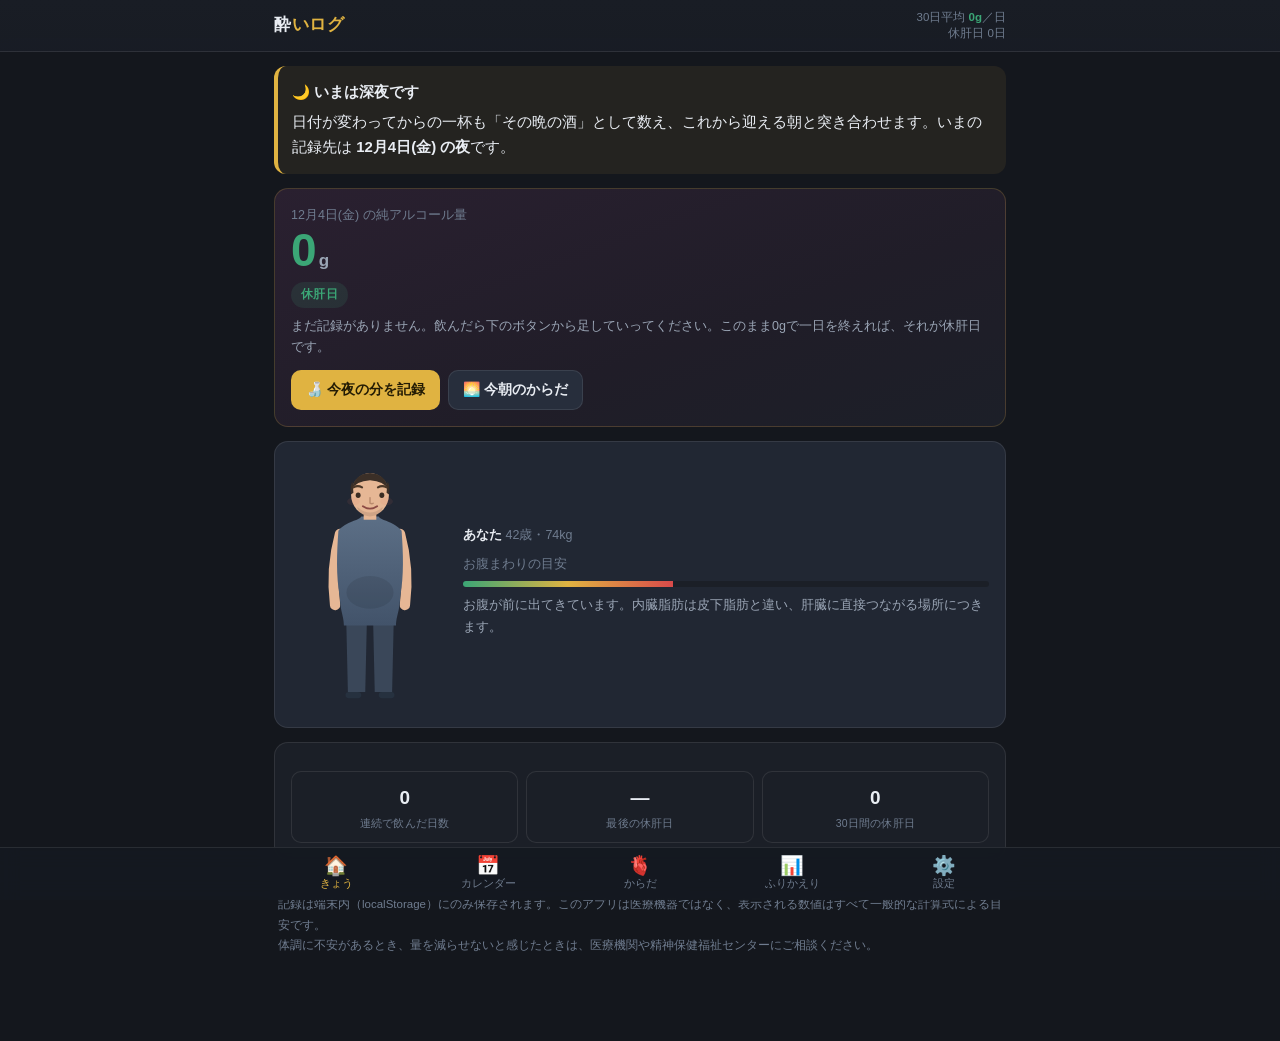
<file: yoilog/yoilog-standalone.html>
<!DOCTYPE html>
<html lang="ja">
<head>
<meta charset="utf-8">
<meta name="viewport" content="width=device-width, initial-scale=1, viewport-fit=cover">
<meta name="theme-color" content="#14171d">
<meta name="description" content="毎日の晩酌を記録して、翌朝のからだと眠りに何が起きたかを突き合わせる記録アプリ。">
<title>酔いログ — 今日の一杯が、明日のからだに何をするか</title>
<style>
/* ============================================================
   酔いログ / YOI-LOG   スタイル
   ============================================================ */
:root {
  --bg: #14171d;
  --bg2: #1b1f27;
  --card: #212733;
  --card2: #272e3c;
  --line: rgba(255, 255, 255, .09);
  --text: #e9edf3;
  --muted: #9aa5b5;
  --dim: #6f7c8f;
  --amber: #e0b341;
  --amber-d: #b8912c;
  --green: #3ba676;
  --red: #d94a4a;
  --deep: #a02a58;
  --blue: #6fb3e0;
  --radius: 14px;
  --shadow: 0 6px 24px rgba(0, 0, 0, .35);
}

* { box-sizing: border-box; -webkit-tap-highlight-color: transparent; }

html, body {
  margin: 0; padding: 0;
  background: var(--bg);
  color: var(--text);
  font-family: -apple-system, BlinkMacSystemFont, "Hiragino Sans", "Hiragino Kaku Gothic ProN",
               "Noto Sans JP", "Yu Gothic", Meiryo, sans-serif;
  font-size: 15px;
  line-height: 1.7;
  -webkit-font-smoothing: antialiased;
}

body { padding-bottom: 78px; }

.wrap { max-width: 620px; margin: 0 auto; padding: 0 14px; }

/* ---------- ヘッダー ---------- */
.appbar {
  position: sticky; top: 0; z-index: 40;
  background: linear-gradient(180deg, #191d25 0%, rgba(25, 29, 37, .96) 100%);
  border-bottom: 1px solid var(--line);
  backdrop-filter: blur(8px);
}
.appbar-in { max-width: 620px; margin: 0 auto; padding: 10px 14px; display: flex; align-items: center; gap: 10px; }
.logo { font-weight: 800; letter-spacing: .04em; font-size: 17px; }
.logo span { color: var(--amber); }
.appbar .sub { color: var(--dim); font-size: 11.5px; margin-left: auto; text-align: right; line-height: 1.35; }

/* ---------- カード ---------- */
.card {
  background: var(--card);
  border: 1px solid var(--line);
  border-radius: var(--radius);
  padding: 16px;
  margin: 14px 0;
}
.card.flat { background: var(--bg2); }
.card h2 { font-size: 15px; margin: 0 0 10px; letter-spacing: .02em; }
.card h3 { font-size: 13.5px; margin: 18px 0 8px; color: var(--muted); font-weight: 700; }
.card p { margin: 8px 0; }

.section-title {
  font-size: 12px; letter-spacing: .14em; color: var(--dim);
  margin: 22px 0 6px; font-weight: 700;
}

.muted { color: var(--muted); }
.dim { color: var(--dim); font-size: 12.5px; }
.small { font-size: 12.5px; }
.center { text-align: center; }
.nowrap { white-space: nowrap; }

/* ---------- ボタン ---------- */
.btn {
  display: inline-flex; align-items: center; justify-content: center; gap: 6px;
  border: 1px solid var(--line); background: var(--card2); color: var(--text);
  border-radius: 10px; padding: 10px 14px; font-size: 14px; font-weight: 600;
  cursor: pointer; font-family: inherit;
}
.btn:active { transform: translateY(1px); }
.btn.primary { background: var(--amber); color: #241c04; border-color: transparent; }
.btn.danger { background: transparent; color: var(--red); border-color: rgba(217, 74, 74, .5); }
.btn.ghost { background: transparent; }
.btn.block { width: 100%; }
.btn.sm { padding: 6px 10px; font-size: 12.5px; border-radius: 8px; }
.btn-row { display: flex; gap: 8px; flex-wrap: wrap; }

/* ---------- フォーム ---------- */
label.field { display: block; margin: 12px 0 0; }
label.field > span { display: block; font-size: 12.5px; color: var(--muted); margin-bottom: 5px; }
input, select, textarea {
  width: 100%; background: var(--bg2); color: var(--text);
  border: 1px solid var(--line); border-radius: 10px; padding: 10px 12px;
  font-size: 15px; font-family: inherit;
}
input[type="number"] { -moz-appearance: textfield; }
textarea { min-height: 72px; resize: vertical; line-height: 1.6; }
.grid2 { display: grid; grid-template-columns: 1fr 1fr; gap: 10px; }
.grid3 { display: grid; grid-template-columns: 1fr 1fr 1fr; gap: 8px; }

/* チップ選択 */
.chips { display: flex; flex-wrap: wrap; gap: 7px; margin-top: 6px; }
.chip {
  border: 1px solid var(--line); background: var(--bg2); color: var(--muted);
  border-radius: 999px; padding: 6px 12px; font-size: 13px; cursor: pointer; font-family: inherit;
}
.chip.on { background: rgba(224, 179, 65, .16); border-color: var(--amber); color: var(--amber); }

/* 段階選択（0〜3など） */
.levels { display: flex; gap: 6px; }
.levels button {
  flex: 1; border: 1px solid var(--line); background: var(--bg2); color: var(--dim);
  border-radius: 8px; padding: 7px 2px; font-size: 12px; cursor: pointer; font-family: inherit;
}
.levels button.on { color: #241c04; font-weight: 700; border-color: transparent; }
.levels button.on[data-v="0"] { background: #3ba676; color: #06231a; }
.levels button.on[data-v="1"] { background: #e0d341; }
.levels button.on[data-v="2"] { background: #e08a3c; }
.levels button.on[data-v="3"] { background: #d94a4a; color: #fff; }

.dmg-row { display: grid; grid-template-columns: 122px 1fr; gap: 8px; align-items: center; margin: 7px 0; }
.dmg-row .nm { font-size: 13px; }

/* ---------- 数値の見せ場 ---------- */
.hero {
  background: linear-gradient(160deg, #2a2030 0%, #201d28 60%, #1c1f28 100%);
  border: 1px solid rgba(224, 179, 65, .2);
}
.big {
  font-size: 46px; font-weight: 800; line-height: 1.05; letter-spacing: -.02em;
  font-variant-numeric: tabular-nums;
}
.big small { font-size: 17px; font-weight: 700; margin-left: 3px; color: var(--muted); }
.kpis { display: grid; grid-template-columns: repeat(3, 1fr); gap: 8px; margin-top: 12px; }
.kpi { background: var(--bg2); border: 1px solid var(--line); border-radius: 10px; padding: 10px; text-align: center; }
.kpi .v { font-size: 19px; font-weight: 800; font-variant-numeric: tabular-nums; }
.kpi .l { font-size: 10.5px; color: var(--dim); letter-spacing: .02em; }

.badge {
  display: inline-block; padding: 3px 10px; border-radius: 999px;
  font-size: 11.5px; font-weight: 700; letter-spacing: .04em;
}

/* ---------- アバター ---------- */
.avatar-wrap { display: flex; gap: 14px; align-items: center; }
.avatar-svg { width: 128px; height: 205px; flex: none; }
.avatar-note { flex: 1; font-size: 13px; }
.organ { transition: opacity .3s; }
.organ-pulse { animation: pulse 1.6s ease-in-out infinite; }
@keyframes pulse { 0%, 100% { opacity: .35; } 50% { opacity: 1; } }

.belly-meter { height: 6px; background: var(--bg2); border-radius: 3px; overflow: hidden; margin-top: 6px; }
.belly-meter i { display: block; height: 100%; background: linear-gradient(90deg, #3ba676, #e0b341, #d94a4a); }

/* ---------- カレンダー ---------- */
.cal-head { display: flex; align-items: center; justify-content: space-between; margin-bottom: 10px; }
.cal-title { font-size: 16px; font-weight: 700; }
.cal-grid { display: grid; grid-template-columns: repeat(7, 1fr); gap: 4px; }
.cal-dow { text-align: center; font-size: 10.5px; color: var(--dim); padding: 2px 0; }
.cal-dow.sun { color: #e07a8c; } .cal-dow.sat { color: #7fb0e0; }
.cal-cell {
  aspect-ratio: 1 / 1.12; border: 1px solid var(--line); border-radius: 8px;
  background: var(--bg2); padding: 3px; cursor: pointer; position: relative;
  display: flex; flex-direction: column; align-items: center; overflow: hidden;
}
.cal-cell.empty { border: none; background: none; cursor: default; }
.cal-cell.today { border-color: var(--amber); }
.cal-cell .d { font-size: 11px; color: var(--muted); line-height: 1.3; }
.cal-cell .g { font-size: 10.5px; font-weight: 800; font-variant-numeric: tabular-nums; margin-top: auto; }
.cal-cell .bar { position: absolute; left: 0; right: 0; bottom: 0; height: 4px; }
.cal-cell .mk { font-size: 11px; line-height: 1; }
.cal-legend { display: flex; flex-wrap: wrap; gap: 10px; margin-top: 10px; font-size: 11px; color: var(--dim); }
.cal-legend i { display: inline-block; width: 9px; height: 9px; border-radius: 2px; margin-right: 4px; vertical-align: -1px; }

/* ---------- 一覧の行 ---------- */
.drink-item {
  display: flex; align-items: center; gap: 10px;
  background: var(--bg2); border: 1px solid var(--line); border-radius: 10px;
  padding: 9px 11px; margin: 7px 0;
}
.drink-item .em { font-size: 20px; }
.drink-item .tx { flex: 1; min-width: 0; }
.drink-item .tx b { font-size: 13.5px; font-weight: 700; }
.drink-item .tx .s { font-size: 11.5px; color: var(--dim); }
.drink-item .g { font-size: 14px; font-weight: 800; font-variant-numeric: tabular-nums; color: var(--amber); }
.drink-item .x { color: var(--dim); background: none; border: none; font-size: 18px; cursor: pointer; padding: 0 2px; }

/* ---------- タイムライン ---------- */
.tl { position: relative; padding-left: 24px; margin-top: 8px; }
.tl:before { content: ''; position: absolute; left: 7px; top: 8px; bottom: 8px; width: 2px; background: linear-gradient(180deg, var(--amber), var(--deep)); opacity: .5; }
.tl-item { position: relative; margin: 0 0 18px; }
.tl-item:before {
  content: ''; position: absolute; left: -21px; top: 7px; width: 10px; height: 10px;
  border-radius: 50%; background: var(--amber); box-shadow: 0 0 0 3px rgba(224, 179, 65, .16);
}
.tl-item.lv4:before, .tl-item.lv5:before { background: var(--red); box-shadow: 0 0 0 3px rgba(217, 74, 74, .18); }
.tl-t { font-size: 11px; letter-spacing: .06em; color: var(--dim); }
.tl-h { font-size: 14.5px; font-weight: 700; margin: 1px 0 4px; }
.tl-b { font-size: 13px; color: #c8d1de; }
.tl-organ { font-size: 11px; color: var(--dim); }

/* ---------- グラフ ---------- */
.chart { width: 100%; height: auto; display: block; overflow: visible; }
.chart-scroll { overflow-x: auto; }
.ctick { fill: #7d8899; font-size: 11px; }
.clabel { fill: #9aa5b5; font-size: 11.5px; }

.cmp { margin-top: 8px; }
.cmp-row { display: grid; grid-template-columns: 136px 1fr 58px; gap: 8px; align-items: center; margin: 6px 0; }
.cmp-label { font-size: 12.5px; color: var(--muted); }
.cmp-track { background: var(--bg2); border-radius: 5px; height: 16px; overflow: hidden; }
.cmp-fill { height: 100%; border-radius: 5px; }
.cmp-value { text-align: right; font-size: 13px; font-weight: 700; font-variant-numeric: tabular-nums; }
.cmp-sub { font-size: 11.5px; color: var(--dim); margin: -2px 0 8px 126px; }

.stat-row { border-top: 1px solid var(--line); padding: 9px 0 8px; }
.stat-row:first-of-type { border-top: none; }
.sr-label { font-size: 12.5px; color: var(--muted); }
.sr-vals { display: flex; gap: 18px; flex-wrap: wrap; margin-top: 2px; }
.sr-vals span { font-size: 13px; }
.sr-vals i { font-style: normal; color: var(--dim); font-size: 11.5px; }
.sr-vals b { font-variant-numeric: tabular-nums; font-size: 15px; }
.sr-judge { font-size: 11.5px; margin-top: 2px; }

/* ---------- 判定・警告 ---------- */
.verdict {
  border-radius: 12px; padding: 14px; margin: 12px 0;
  border-left: 4px solid var(--amber); background: rgba(224, 179, 65, .08);
}
.verdict.good { border-left-color: var(--green); background: rgba(59, 166, 118, .1); }
.verdict.bad { border-left-color: var(--red); background: rgba(217, 74, 74, .1); }
/* 先頭の見出しだけを行に分ける。文中の <b> は行内のままにする */
.verdict > b:first-child { display: block; margin-bottom: 4px; font-size: 14.5px; }

.warn { border-radius: 12px; padding: 12px 14px; margin: 10px 0; background: var(--bg2); border-left: 4px solid var(--amber); }
.warn.high { border-left-color: var(--red); }
.warn b { display: block; font-size: 13.5px; margin-bottom: 3px; }
.warn p { margin: 0; font-size: 12.5px; color: var(--muted); }

.sos { border: 1px solid rgba(217, 74, 74, .45); background: rgba(217, 74, 74, .07); }
.sos ul { margin: 6px 0; padding-left: 20px; }
.sos li { margin: 3px 0; font-size: 13px; }

/* ---------- タブ ---------- */
.tabbar {
  position: fixed; left: 0; right: 0; bottom: 0; z-index: 50;
  background: rgba(21, 25, 32, .97); border-top: 1px solid var(--line);
  backdrop-filter: blur(10px);
  padding-bottom: env(safe-area-inset-bottom);
}
.tabbar-in { max-width: 620px; margin: 0 auto; display: grid; grid-template-columns: repeat(5, 1fr); }
.tabbar button {
  background: none; border: none; color: var(--dim); padding: 8px 0 9px;
  font-size: 10.5px; cursor: pointer; font-family: inherit; display: flex;
  flex-direction: column; align-items: center; gap: 2px;
}
.tabbar button .i { font-size: 19px; line-height: 1; }
.tabbar button.on { color: var(--amber); }

/* ---------- モーダル ---------- */
.sheet-bg {
  position: fixed; inset: 0; background: rgba(0, 0, 0, .6); z-index: 60;
  display: flex; align-items: flex-end; justify-content: center;
}
.sheet {
  background: var(--bg2); width: 100%; max-width: 620px; max-height: 92vh; overflow-y: auto;
  border-radius: 18px 18px 0 0; border-top: 1px solid var(--line); box-shadow: var(--shadow);
  padding: 14px 14px calc(24px + env(safe-area-inset-bottom));
}
.sheet-head { display: flex; align-items: center; gap: 10px; margin-bottom: 6px; position: sticky; top: -14px; background: var(--bg2); padding: 6px 0; z-index: 2; }
.sheet-head h2 { flex: 1; margin: 0; font-size: 16px; }
.sheet-head .x { background: none; border: none; color: var(--muted); font-size: 24px; cursor: pointer; line-height: 1; }

.tabs { display: flex; gap: 6px; margin: 8px 0 4px; }
.tabs button {
  flex: 1; background: var(--card); border: 1px solid var(--line); color: var(--muted);
  border-radius: 9px; padding: 8px; font-size: 13px; cursor: pointer; font-family: inherit; font-weight: 600;
}
.tabs button.on { background: rgba(224, 179, 65, .16); border-color: var(--amber); color: var(--amber); }

hr.sep { border: none; border-top: 1px solid var(--line); margin: 16px 0; }

.foot { color: var(--dim); font-size: 11.5px; padding: 20px 4px 8px; line-height: 1.75; }

@media (min-width: 700px) {
  .wrap, .appbar-in, .tabbar-in, .sheet { max-width: 760px; }
  .avatar-svg { width: 158px; height: 253px; }
}

</style>
<meta name="apple-mobile-web-app-capable" content="yes">
<meta name="apple-mobile-web-app-status-bar-style" content="black-translucent">
</head>
<body>

<header class="appbar">
  <div class="appbar-in">
    <div class="logo">酔<span>いログ</span></div>
    <div class="sub" id="appbar-sub"></div>
  </div>
</header>

<main id="app" class="wrap"></main>

<div id="sheet-host"></div>

<nav class="tabbar">
  <div class="tabbar-in" id="tabbar">
    <button data-view="home"><span class="i">🏠</span>きょう</button>
    <button data-view="calendar"><span class="i">📅</span>カレンダー</button>
    <button data-view="body"><span class="i">🫀</span>からだ</button>
    <button data-view="stats"><span class="i">📊</span>ふりかえり</button>
    <button data-view="settings"><span class="i">⚙️</span>設定</button>
  </div>
</nav>
<script>
/* ============================================================
   酔いログ / YOI-LOG   マスタデータ
   お酒の種類・割り方・カクテル・記録項目・体内知識
   ============================================================ */
(function (root) {
  'use strict';

  var AL = root.AL || (root.AL = {});

  /* ------------------------------------------------------------
     お酒マスタ
     kind: 'ready'  = そのまま飲む（ビール・日本酒・ワイン・缶チューハイ等）
                      → 入力する ml は「飲む量そのもの」
           'spirit' = 原液を割って飲む（焼酎・ウイスキー・ジン等）
                      → 入力する ml は「原液の量」。割り材は別で足す
     abv    : 標準アルコール度数(%)
     sugarKcal100 : そのお酒 100ml のうち、アルコール以外に由来する
                    おおよそのカロリー(kcal)。糖質分。
                    総カロリー = 純アルコールg×7.1 + この分
     ------------------------------------------------------------ */
  AL.DRINKS = [
    { id: 'beer', name: 'ビール', emoji: '🍺', kind: 'ready', abv: 5, sugarKcal100: 12,
      serves: [
        { name: '中ジョッキ 500ml', ml: 500 },
        { name: '小ジョッキ 350ml', ml: 350 },
        { name: '缶 350ml', ml: 350 },
        { name: '缶 500ml', ml: 500 },
        { name: '小瓶 334ml', ml: 334 },
        { name: '中瓶 500ml', ml: 500 },
        { name: '大瓶 633ml', ml: 633 },
        { name: 'ピッチャー 1500ml', ml: 1500 }
      ] },

    { id: 'happoshu', name: '発泡酒・第三のビール', emoji: '🍺', kind: 'ready', abv: 5, sugarKcal100: 10,
      serves: [ { name: '缶 350ml', ml: 350 }, { name: '缶 500ml', ml: 500 }, { name: 'グラス 350ml', ml: 350 } ] },

    { id: 'sake', name: '日本酒', emoji: '🍶', kind: 'ready', abv: 15, sugarKcal100: 18,
      serves: [
        { name: 'おちょこ 30ml', ml: 30 },
        { name: 'グラス 120ml', ml: 120 },
        { name: '一合 180ml', ml: 180 },
        { name: '二合 360ml', ml: 360 },
        { name: '四合瓶 720ml', ml: 720 }
      ] },

    { id: 'shochu', name: '焼酎（乙類・本格）', emoji: '🍶', kind: 'spirit', abv: 25, sugarKcal100: 0,
      serves: [
        { name: '薄め 原液 60ml', ml: 60 },
        { name: 'ふつう 原液 90ml', ml: 90 },
        { name: '濃いめ 原液 120ml', ml: 120 },
        { name: '一合 原液 180ml', ml: 180 }
      ] },

    { id: 'shochu_ko', name: '焼酎（甲類・25度）', emoji: '🍶', kind: 'spirit', abv: 25, sugarKcal100: 0,
      serves: [ { name: '薄め 原液 60ml', ml: 60 }, { name: 'ふつう 原液 90ml', ml: 90 }, { name: '濃いめ 原液 120ml', ml: 120 } ] },

    { id: 'awamori', name: '泡盛', emoji: '🍶', kind: 'spirit', abv: 30, sugarKcal100: 0,
      serves: [ { name: '薄め 原液 60ml', ml: 60 }, { name: 'ふつう 原液 90ml', ml: 90 }, { name: '濃いめ 原液 120ml', ml: 120 } ] },

    { id: 'whisky', name: 'ウイスキー', emoji: '🥃', kind: 'spirit', abv: 40, sugarKcal100: 0,
      serves: [
        { name: 'シングル 30ml', ml: 30 },
        { name: 'ダブル 60ml', ml: 60 },
        { name: 'ハイボール用 45ml', ml: 45 },
        { name: '濃いめ 90ml', ml: 90 }
      ] },

    { id: 'brandy', name: 'ブランデー', emoji: '🥃', kind: 'spirit', abv: 40, sugarKcal100: 0,
      serves: [ { name: 'シングル 30ml', ml: 30 }, { name: 'ダブル 60ml', ml: 60 } ] },

    { id: 'gin', name: 'ジン', emoji: '🍸', kind: 'spirit', abv: 40, sugarKcal100: 0,
      serves: [ { name: 'シングル 30ml', ml: 30 }, { name: 'ダブル 45ml', ml: 45 } ] },

    { id: 'vodka', name: 'ウォッカ', emoji: '🍸', kind: 'spirit', abv: 40, sugarKcal100: 0,
      serves: [ { name: 'シングル 30ml', ml: 30 }, { name: 'ダブル 45ml', ml: 45 } ] },

    { id: 'rum', name: 'ラム', emoji: '🥃', kind: 'spirit', abv: 40, sugarKcal100: 0,
      serves: [ { name: 'シングル 30ml', ml: 30 }, { name: 'ダブル 45ml', ml: 45 } ] },

    { id: 'tequila', name: 'テキーラ', emoji: '🥃', kind: 'spirit', abv: 40, sugarKcal100: 0,
      serves: [ { name: 'ショット 30ml', ml: 30 }, { name: 'ダブル 60ml', ml: 60 } ] },

    { id: 'wine_red', name: 'ワイン（赤）', emoji: '🍷', kind: 'ready', abv: 12, sugarKcal100: 3,
      serves: [ { name: 'グラス 120ml', ml: 120 }, { name: '大きめグラス 180ml', ml: 180 }, { name: 'ハーフ 375ml', ml: 375 }, { name: 'ボトル 750ml', ml: 750 } ] },

    { id: 'wine_white', name: 'ワイン（白・スパークリング）', emoji: '🥂', kind: 'ready', abv: 12, sugarKcal100: 5,
      serves: [ { name: 'グラス 120ml', ml: 120 }, { name: 'フルート 100ml', ml: 100 }, { name: 'ボトル 750ml', ml: 750 } ] },

    { id: 'chuhai', name: '缶チューハイ・サワー', emoji: '🥫', kind: 'ready', abv: 5, sugarKcal100: 22,
      serves: [ { name: '缶 350ml', ml: 350 }, { name: '缶 500ml', ml: 500 } ] },

    { id: 'chuhai_strong', name: 'ストロング系チューハイ', emoji: '⚡', kind: 'ready', abv: 9, sugarKcal100: 18,
      serves: [ { name: '缶 350ml', ml: 350 }, { name: '缶 500ml', ml: 500 } ],
      warn: 'ストロング系500ml 1本＝純アルコール36g。中ジョッキ約2杯分が、たった1本に入っています。' },

    { id: 'lemon_sour', name: 'レモンサワー（店）', emoji: '🍋', kind: 'ready', abv: 6, sugarKcal100: 20,
      serves: [ { name: 'ジョッキ 350ml', ml: 350 }, { name: '大ジョッキ 500ml', ml: 500 }, { name: '濃いめ 350ml', ml: 350 } ] },

    { id: 'umeshu', name: '梅酒', emoji: '🫙', kind: 'ready', abv: 13, sugarKcal100: 82,
      serves: [ { name: 'ロック 60ml', ml: 60 }, { name: 'グラス 90ml', ml: 90 } ],
      warn: '梅酒は「甘い」ぶん糖質のカロリーがビールの数倍。酔いより先に内臓脂肪に効きます。' },

    { id: 'makgeolli', name: 'マッコリ', emoji: '🥛', kind: 'ready', abv: 6, sugarKcal100: 32,
      serves: [ { name: 'グラス 200ml', ml: 200 }, { name: 'ボトル 750ml', ml: 750 } ] },

    { id: 'shaoxing', name: '紹興酒', emoji: '🍶', kind: 'ready', abv: 16, sugarKcal100: 30,
      serves: [ { name: 'グラス 100ml', ml: 100 }, { name: '一合 180ml', ml: 180 } ] },

    { id: 'cocktail', name: 'カクテル（プリセットから）', emoji: '🍹', kind: 'cocktail', abv: 0, sugarKcal100: 0, serves: [] },

    { id: 'nonalc', name: 'ノンアルコール', emoji: '🫧', kind: 'ready', abv: 0, sugarKcal100: 15,
      serves: [ { name: '缶 350ml', ml: 350 }, { name: 'グラス 350ml', ml: 350 } ],
      praise: 'ノンアルは記録して大丈夫。「飲んだ気分」だけ取り出せた日は、肝臓にとっては休肝日です。' },

    { id: 'other', name: 'その他（自分で入力）', emoji: '❓', kind: 'ready', abv: 10, sugarKcal100: 10,
      serves: [ { name: '100ml', ml: 100 }, { name: '200ml', ml: 200 }, { name: '350ml', ml: 350 } ] }
  ];

  /* ------------------------------------------------------------
     割り方マスタ
     absorb : アルコールの吸収の速さの目安（1.0 が水割り基準）
     kcal100: 割り材 100ml あたりのカロリー
     ratio  : 原液1に対する割り材の標準比率
     ------------------------------------------------------------ */
  AL.WARI = [
    { id: 'none',    name: 'そのまま',     kcal100: 0,  ratio: 0, absorb: 1.00, note: '' },
    { id: 'straight',name: 'ストレート',   kcal100: 0,  ratio: 0, absorb: 1.15,
      note: '高い度数のまま胃の粘膜に触れます。粘膜が荒れやすく、吸収も速い飲み方。' },
    { id: 'rock',    name: 'ロック',       kcal100: 0,  ratio: 0.3, absorb: 1.10,
      note: '氷が溶けるまでは、ほぼストレートと同じ濃さです。' },
    { id: 'mizu',    name: '水割り',       kcal100: 0,  ratio: 3, absorb: 1.00,
      note: '一番おだやかな割り方。ただし薄めても、原液の量が同じなら体に入るアルコールは1gも減りません。' },
    { id: 'soda',    name: 'ソーダ割り',   kcal100: 0,  ratio: 3, absorb: 1.20,
      note: '炭酸は胃の動きを速め、アルコールが小腸へ早く送られます。同じ量でも酔いが速く立ち上がります。' },
    { id: 'oyu',     name: 'お湯割り',     kcal100: 0,  ratio: 3, absorb: 1.10,
      note: '温かい液体は胃からの移動が速く、酔いが早く回ります。「体が温まる」の正体は血管拡張で、放熱も進みます。' },
    { id: 'ocha',    name: '緑茶割り',     kcal100: 0,  ratio: 3, absorb: 1.05,
      note: 'カフェインで「酔いが醒めた気」になりますが、血中のアルコールは1mgも減っていません。' },
    { id: 'oolong',  name: 'ウーロン割り', kcal100: 0,  ratio: 3, absorb: 1.00, note: '' },
    { id: 'milk',    name: '牛乳割り',     kcal100: 61, ratio: 3, absorb: 0.80,
      note: '脂質とタンパク質で胃からの移動が遅れ、酔いはゆっくりになります。ただし総量は変わらず、割り材のカロリーが上乗せされます。' },
    { id: 'soymilk', name: '豆乳割り',     kcal100: 46, ratio: 3, absorb: 0.85,
      note: '牛乳割りと同じく吸収はおだやか。「体にいい割り材」でも、アルコールの害は割り引かれません。' },
    { id: 'cola',    name: 'コーラ割り',   kcal100: 45, ratio: 3, absorb: 1.20,
      note: '炭酸＋糖分。吸収は速く、カロリーも乗ります。' },
    { id: 'ginger',  name: 'ジンジャーエール割り', kcal100: 34, ratio: 3, absorb: 1.20, note: '' },
    { id: 'tonic',   name: 'トニック割り', kcal100: 35, ratio: 3, absorb: 1.20, note: '' },
    { id: 'juice',   name: 'ジュース割り', kcal100: 42, ratio: 3, absorb: 1.10,
      note: '甘さでアルコールの角が消え、飲むペースが上がりやすい割り方です。' },
    { id: 'calpis',  name: 'カルピス割り', kcal100: 46, ratio: 3, absorb: 1.10, note: '' },
    { id: 'yogurt',  name: 'ヨーグルト割り', kcal100: 62, ratio: 3, absorb: 0.85, note: '' },
    { id: 'hoji',    name: 'ほうじ茶・麦茶割り', kcal100: 0, ratio: 3, absorb: 1.00, note: '' }
  ];

  AL.RATIOS = [
    { id: 'r1', name: '1 : 1（濃いめ）', ratio: 1 },
    { id: 'r2', name: '1 : 2',           ratio: 2 },
    { id: 'r3', name: '1 : 3（標準）',   ratio: 3 },
    { id: 'r4', name: '1 : 4（薄め）',   ratio: 4 },
    { id: 'r6', name: '1 : 6（かなり薄め）', ratio: 6 }
  ];

  /* ------------------------------------------------------------
     カクテル・プリセット
     base: 使うお酒のid / baseMl: 原液量 / mixKcal: 割り材のカロリー合計
     ------------------------------------------------------------ */
  AL.COCKTAILS = [
    { id: 'highball',   name: 'ハイボール',        base: 'whisky', baseMl: 45, mixKcal: 0,  mixMl: 135, wari: 'soda' },
    { id: 'highball_k', name: 'ハイボール（濃いめ）', base: 'whisky', baseMl: 60, mixKcal: 0,  mixMl: 120, wari: 'soda' },
    { id: 'gintonic',   name: 'ジントニック',      base: 'gin',    baseMl: 45, mixKcal: 42, mixMl: 120, wari: 'tonic' },
    { id: 'moscow',     name: 'モスコミュール',    base: 'vodka',  baseMl: 45, mixKcal: 41, mixMl: 120, wari: 'ginger' },
    { id: 'screw',      name: 'スクリュードライバー', base: 'vodka', baseMl: 45, mixKcal: 50, mixMl: 120, wari: 'juice' },
    { id: 'cassis_or',  name: 'カシスオレンジ',    base: 'other',  baseMl: 45, abv: 20, mixKcal: 50, mixMl: 120, wari: 'juice' },
    { id: 'kahlua',     name: 'カルーアミルク',    base: 'other',  baseMl: 45, abv: 20, mixKcal: 73, mixMl: 120, wari: 'milk' },
    { id: 'cuba',       name: 'キューバリブレ',    base: 'rum',    baseMl: 45, mixKcal: 54, mixMl: 120, wari: 'cola' },
    { id: 'martini',    name: 'マティーニ',        base: 'gin',    baseMl: 60, mixKcal: 8,  mixMl: 15,  wari: 'straight' },
    { id: 'margarita',  name: 'マルガリータ',      base: 'tequila',baseMl: 45, mixKcal: 30, mixMl: 30,  wari: 'straight' },
    { id: 'mojito',     name: 'モヒート',          base: 'rum',    baseMl: 45, mixKcal: 40, mixMl: 120, wari: 'soda' },
    { id: 'longisland', name: 'ロングアイランドアイスティー', base: 'vodka', baseMl: 60, abv: 40, mixKcal: 60, mixMl: 120, wari: 'cola',
      warn: '4〜5種類のスピリッツが入る、見た目に反して最も強いカクテルのひとつです。' },
    { id: 'sours',      name: 'サワー（店の一般的なもの）', base: 'shochu_ko', baseMl: 60, mixKcal: 30, mixMl: 240, wari: 'soda' },
    { id: 'shandy',     name: 'シャンディガフ',    base: 'beer',   baseMl: 200, abv: 5, mixKcal: 60, mixMl: 150, wari: 'ginger' }
  ];

  /* ------------------------------------------------------------
     翌朝のダメージ項目（0〜3で記録）
     ------------------------------------------------------------ */
  AL.DAMAGE_ITEMS = [
    { id: 'headache',    name: '頭痛',            emoji: '🤕', organ: 'brain' },
    { id: 'nausea',      name: '吐き気・胃もたれ', emoji: '🤢', organ: 'stomach' },
    { id: 'fatigue',     name: 'だるさ・疲労感',   emoji: '🥱', organ: 'body' },
    { id: 'thirst',      name: '口の渇き',        emoji: '🏜️', organ: 'body' },
    { id: 'palpitation', name: '動悸・心拍が速い', emoji: '💓', organ: 'heart' },
    { id: 'diarrhea',    name: '下痢・腹の不調',   emoji: '🚽', organ: 'gut' },
    { id: 'blackout',    name: '記憶があいまい',   emoji: '🌀', organ: 'brain' },
    { id: 'motivation',  name: 'やる気が出ない',   emoji: '🪫', organ: 'brain' },
    { id: 'irritated',   name: 'イライラ・不安',   emoji: '😠', organ: 'brain' },
    { id: 'swelling',    name: '顔・脚のむくみ',   emoji: '🎈', organ: 'body' }
  ];

  AL.DAMAGE_LEVELS = ['なし', '少し', 'つらい', 'かなり'];

  /* 飲んだ理由 */
  AL.REASONS = [
    { id: 'habit',   name: '習慣・なんとなく', emoji: '🔁' },
    { id: 'sleep',   name: '寝るため',        emoji: '🌙' },
    { id: 'stress',  name: 'ストレス・嫌なことがあった', emoji: '💢' },
    { id: 'reward',  name: '自分へのご褒美',   emoji: '🎁' },
    { id: 'social',  name: '付き合い・会食',   emoji: '👥' },
    { id: 'happy',   name: '嬉しいことがあった', emoji: '🎉' },
    { id: 'lonely',  name: 'ひとりで手持ち無沙汰', emoji: '🪑' },
    { id: 'food',    name: '食事に合わせて',   emoji: '🍽️' }
  ];

  /* 寝つきの選択肢（分） */
  AL.LATENCY = [
    { v: 5,  name: '横になってすぐ（5分以内）' },
    { v: 15, name: '15分くらい' },
    { v: 30, name: '30分くらい' },
    { v: 60, name: '1時間くらい' },
    { v: 90, name: '1時間以上、なかなか寝つけない' }
  ];

  /* ------------------------------------------------------------
     基準値（厚生労働省「健康に配慮した飲酒に関するガイドライン」2024年2月 ほか）
     ------------------------------------------------------------ */
  AL.GUIDE = {
    moderate: 20,        // 節度ある適度な飲酒：1日平均 純アルコール約20g
    riskMale: 40,        // 生活習慣病のリスクを高める量（男性）40g/日以上
    riskFemale: 20,      // 同（女性）20g/日以上
    fattyLiver: 60,      // これを毎日続けると脂肪肝が進みやすいとされる目安
    colonRisk: 20,       // 大腸がんは1日20g程度から発症リスク上昇が指摘される
    kcalPerGram: 7.1,    // アルコール1gあたりのカロリー
    diuresisMlPerGram: 10 // アルコール1gあたり おおよそ10mlの余分な尿
  };

  /* 危険度バンド（1日の純アルコール量 g） */
  AL.BANDS = [
    { max: 0,   key: 'zero',   label: '休肝日',       color: '#3ba676' },
    { max: 20,  key: 'low',    label: '適量の範囲',   color: '#7cc06a' },
    { max: 40,  key: 'mid',    label: 'やや多い',     color: '#e0b341' },
    { max: 60,  key: 'high',   label: 'リスクを高める量', color: '#e07a3c' },
    { max: 100, key: 'vhigh',  label: '肝臓に負担が大きい', color: '#d94a4a' },
    { max: 1e9, key: 'danger', label: '危険域',       color: '#a02a58' }
  ];

  /* ------------------------------------------------------------
     相談・緊急情報
     ------------------------------------------------------------ */
  AL.HELP = {
    emergency: [
      '揺すっても、大声で呼んでも起きない',
      'いびきをかいて眠り込み、呼吸が浅い・不規則',
      '呼吸が10秒に1回以下、または止まる',
      '体が冷たい、顔が青白い・紫っぽい',
      '吐いたものが口に残ったまま眠っている'
    ],
    emergencyAction: [
      'ひとりにしない。目を離さない',
      '吐いたもので窒息しないよう、必ず横向きに寝かせる',
      '毛布などで保温する',
      '「寝かせておけば醒める」は間違い。迷ったら119番',
      '意識がはっきりしないときは、水も飲ませない'
    ],
    consult: [
      { name: 'お住まいの都道府県・政令市の精神保健福祉センター', note: 'アルコールの相談窓口。無料・匿名でも相談できます' },
      { name: '保健所', note: '本人だけでなく、家族からの相談も受け付けています' },
      { name: '全日本断酒連盟 / AA（アルコホーリクス・アノニマス）', note: '同じ問題を持つ人の集まり。見学だけでも参加できます' },
      { name: 'かかりつけ医・内科', note: 'まず血液検査（γ-GTP、AST/ALT）から。数字は嘘をつきません' }
    ]
  };

  AL.DISCLAIMER =
    'このアプリの数値は、一般に用いられている計算式にもとづく「目安」です。' +
    'アルコールの分解速度や体への影響には、体質（とくにALDH2の働き）・体調・服薬・持病によって大きな個人差があります。' +
    '医学的な診断や治療の代わりにはなりません。体調に不安があるときは、必ず医療機関に相談してください。';

  if (typeof module !== 'undefined' && module.exports) module.exports = AL;
})(typeof window !== 'undefined' ? window : globalThis);

</script>
<script>
/* ============================================================
   酔いログ / YOI-LOG   計算エンジン
   純アルコール量・カロリー・分解時間・血中濃度・睡眠スコア
   ============================================================ */
(function (root) {
  'use strict';

  var AL = root.AL || (root.AL = {});
  var C = AL.calc = {};

  function find(list, id) {
    for (var i = 0; i < list.length; i++) if (list[i].id === id) return list[i];
    return null;
  }
  C.drink = function (id) { return find(AL.DRINKS, id); };
  C.wari = function (id) { return find(AL.WARI, id); };
  C.cocktail = function (id) { return find(AL.COCKTAILS, id); };

  /* ------------------------------------------------------------
     純アルコール量(g) = 量(ml) × 度数(%) / 100 × 0.8（アルコールの比重）

     entry = {
       typeId, abv, baseMl, wariId, wariMl, count, label
     }
     ・kind:'ready'  の場合 baseMl は「飲む量そのもの」
     ・kind:'spirit' の場合 baseMl は「原液の量」（割り材はアルコールを含まない）
     どちらも「アルコールを含む液体の量 × 度数」で計算できるので式は共通。
     ------------------------------------------------------------ */
  C.pureAlcohol = function (entry) {
    var ml = Number(entry.baseMl) || 0;
    var abv = Number(entry.abv) || 0;
    var n = Number(entry.count) || 1;
    return ml * (abv / 100) * 0.8 * n;
  };

  /* 1杯あたりのカロリー(kcal)。アルコール由来 + 酒の糖質 + 割り材 */
  C.kcal = function (entry) {
    var n = Number(entry.count) || 1;
    var d = C.drink(entry.typeId);
    var sugar100 = entry.sugarKcal100 != null ? entry.sugarKcal100 : (d ? d.sugarKcal100 : 0);
    var alcKcal = C.pureAlcohol(entry) * AL.GUIDE.kcalPerGram;
    var sugarKcal = (Number(entry.baseMl) || 0) * (sugar100 / 100) * n;
    var mixKcal = 0;
    if (entry.mixKcal != null) {
      mixKcal = Number(entry.mixKcal) * n;              // カクテル・プリセット
    } else {
      var w = C.wari(entry.wariId);
      if (w) mixKcal = (Number(entry.wariMl) || 0) * (w.kcal100 / 100) * n;
    }
    return alcKcal + sugarKcal + mixKcal;
  };

  /* 割り材の量。原液 × 比率 */
  C.wariMlFor = function (baseMl, ratio) {
    return Math.round((Number(baseMl) || 0) * (Number(ratio) || 0));
  };

  /* その日の合計 */
  C.dayTotals = function (drinks) {
    var t = { alcohol: 0, kcal: 0, volume: 0, cups: 0, absorbMax: 1 };
    (drinks || []).forEach(function (e) {
      var n = Number(e.count) || 1;
      t.alcohol += C.pureAlcohol(e);
      t.kcal += C.kcal(e);
      t.volume += ((Number(e.baseMl) || 0) + (Number(e.wariMl) || 0)) * n;
      t.cups += n;
      var w = C.wari(e.wariId);
      if (w && w.absorb > t.absorbMax) t.absorbMax = w.absorb;
    });
    t.alcohol = Math.round(t.alcohol * 10) / 10;
    t.kcal = Math.round(t.kcal);
    t.volume = Math.round(t.volume);
    return t;
  };

  /* ------------------------------------------------------------
     分解にかかる時間
     1時間に分解できる純アルコール量 ≒ 体重(kg) × 0.1 g
     ------------------------------------------------------------ */
  C.metabolicRate = function (weightKg) {
    return Math.max(3, (Number(weightKg) || 65) * 0.1);
  };

  C.hoursToSober = function (grams, weightKg) {
    var r = C.metabolicRate(weightKg);
    if (grams <= 0) return 0;
    return grams / r + 0.5; // +0.5h は吸収にかかる時間の目安
  };

  /* 血中アルコール濃度（Widmark式）
     BAC(‰ = mg/mL) = A(g) / (体重kg × r)     r: 男 0.68 / 女 0.55 */
  C.bodyFactor = function (sex) { return sex === 'female' ? 0.55 : 0.68; };

  C.peakBac = function (grams, weightKg, sex) {
    var w = Number(weightKg) || 65;
    if (grams <= 0) return 0;
    return grams / (w * C.bodyFactor(sex));
  };

  /* 血中濃度が1時間に下がる幅。
     分解速度（体重×0.1 g/時）を濃度に直したもので、一般に言われる約0.15‰/時と一致します。
     「抜けきる時刻」と同じ式から出すことで、2つの表示がずれないようにしています。 */
  C.bacDeclineRate = function (sex) { return 0.1 / C.bodyFactor(sex); };

  C.bacAfter = function (grams, weightKg, sex, hours) {
    var peak = C.peakBac(grams, weightKg, sex);
    // 最初の0.5時間は吸収にあてる（hoursToSober と同じ扱い）
    var elapsed = Math.max(0, (Number(hours) || 0) - 0.5);
    return Math.max(0, peak - C.bacDeclineRate(sex) * elapsed);
  };

  /* 血中濃度から「酔いの段階」を返す */
  C.drunkStage = function (bac) {
    if (bac < 0.2) return { name: 'しらふに近い', desc: 'ほとんど影響のない範囲です。', level: 0 };
    if (bac < 0.5) return { name: '爽快期', desc: '陽気になり、皮膚が赤くなる。判断力はもう落ち始めています。', level: 1 };
    if (bac < 1.0) return { name: 'ほろ酔い期', desc: '手の動きが大ざっぱになり、抑制がゆるむ。理性をつかさどる前頭葉から麻痺していきます。', level: 2 };
    if (bac < 1.5) return { name: '酩酊初期', desc: '気が大きくなり、立てばふらつく。小脳がやられています。', level: 3 };
    if (bac < 2.5) return { name: '酩酊期', desc: '千鳥足、同じ話の繰り返し、吐き気。記憶が飛び始める領域です。', level: 4 };
    if (bac < 3.5) return { name: '泥酔期', desc: 'まともに立てず、意識がはっきりしない。記憶はほぼ残りません。', level: 5 };
    return { name: '昏睡期', desc: '揺すっても起きない。呼吸が抑制され、命に関わる状態です。ためらわず119番。', level: 6 };
  };

  /* 危険度バンド */
  C.band = function (grams) {
    for (var i = 0; i < AL.BANDS.length; i++) if (grams <= AL.BANDS[i].max) return AL.BANDS[i];
    return AL.BANDS[AL.BANDS.length - 1];
  };

  /* ------------------------------------------------------------
     ダメージスコア（翌朝の記録から 0〜100）
     ------------------------------------------------------------ */
  C.damageScore = function (damage) {
    if (!damage) return null;
    var sum = 0, n = 0;
    AL.DAMAGE_ITEMS.forEach(function (it) {
      var v = damage[it.id];
      if (v != null) { sum += Number(v); n++; }
    });
    if (!n) return null;
    var max = AL.DAMAGE_ITEMS.length * 3;
    return Math.round((sum / max) * 100);
  };

  /* ------------------------------------------------------------
     睡眠スコア（0〜100・高いほど良い）
     sleep = { bed:'23:30', wake:'06:30', latency:30, awake:2,
               refresh:1..5, toilet:1, worry:0..3, nightcap:bool }
     ------------------------------------------------------------ */
  C.sleepHours = function (sleep) {
    if (!sleep || !sleep.bed || !sleep.wake) return null;
    var b = C.hhmmToMin(sleep.bed), w = C.hhmmToMin(sleep.wake);
    if (b == null || w == null) return null;
    var diff = w - b;
    if (diff <= 0) diff += 24 * 60;
    return Math.round((diff / 60) * 10) / 10;
  };

  C.hhmmToMin = function (s) {
    if (!s || typeof s !== 'string') return null;
    var m = s.match(/^(\d{1,2}):(\d{2})$/);
    if (!m) return null;
    return Number(m[1]) * 60 + Number(m[2]);
  };

  C.sleepScore = function (sleep) {
    if (!sleep) return null;
    var has = sleep.refresh != null || sleep.latency != null || sleep.awake != null || (sleep.bed && sleep.wake);
    if (!has) return null;

    var score = 100;

    // 睡眠時間：7時間前後を最良とし、離れるほど減点
    var h = C.sleepHours(sleep);
    if (h != null) {
      var diff = Math.abs(h - 7);
      score -= Math.min(30, diff * 8);
    }
    // 寝つき：30分を超えるぶんを減点
    if (sleep.latency != null) {
      score -= Math.min(15, Math.max(0, (Number(sleep.latency) - 15)) * 0.2);
    }
    // 中途覚醒：1回につき7点、最大25点
    if (sleep.awake != null) score -= Math.min(25, Number(sleep.awake) * 7);
    // 夜間のトイレ：1回につき4点
    if (sleep.toilet != null) score -= Math.min(12, Number(sleep.toilet) * 4);
    // 起きたときのスッキリ感（1〜5）：これが体感の主役なので重みを大きく
    if (sleep.refresh != null) score -= (5 - Number(sleep.refresh)) * 7;

    return Math.max(0, Math.min(100, Math.round(score)));
  };

  /* ------------------------------------------------------------
     統計まわり
     ------------------------------------------------------------ */
  C.mean = function (arr) {
    var v = arr.filter(function (x) { return typeof x === 'number' && !isNaN(x); });
    if (!v.length) return null;
    return v.reduce(function (a, b) { return a + b; }, 0) / v.length;
  };

  /* 単回帰 y = a + bx と相関係数 r */
  C.regression = function (pairs) {
    var pts = pairs.filter(function (p) {
      return typeof p[0] === 'number' && typeof p[1] === 'number' && !isNaN(p[0]) && !isNaN(p[1]);
    });
    if (pts.length < 3) return null;
    var n = pts.length;
    var mx = C.mean(pts.map(function (p) { return p[0]; }));
    var my = C.mean(pts.map(function (p) { return p[1]; }));
    var sxy = 0, sxx = 0, syy = 0;
    pts.forEach(function (p) {
      var dx = p[0] - mx, dy = p[1] - my;
      sxy += dx * dy; sxx += dx * dx; syy += dy * dy;
    });
    if (sxx === 0 || syy === 0) return null;
    var b = sxy / sxx;
    return { a: my - b * mx, b: b, r: sxy / Math.sqrt(sxx * syy), n: n, meanX: mx, meanY: my };
  };

  /* ------------------------------------------------------------
     わかりやすい換算
     ------------------------------------------------------------ */
  C.equivalents = function (grams) {
    return {
      beer: grams / 20,                 // 中ジョッキ500ml(5%) = 20g
      sake: grams / 21.6,               // 日本酒1合180ml(15%) = 21.6g
      highball: grams / 14.4,           // ウイスキー45ml(40%) = 14.4g
      strong: grams / 36,               // ストロング500ml(9%) = 36g
      shochuBottle: grams / 180         // 焼酎900ml(25%) = 180g
    };
  };

  /* カロリーの換算 */
  C.kcalEquivalents = function (kcal) {
    return {
      rice: kcal / 234,        // ご飯茶碗1杯(150g) ≒ 234kcal
      walkMin: kcal / 4,       // 体重70kgの人が歩いて消費するのは 約4kcal/分
      bodyFatG: kcal / 7.2     // 体脂肪1g を増やすのに必要なのは 約7.2kcal
    };
  };

  /* ------------------------------------------------------------
     「今夜の見積り」：これから飲む量に対する体の反応
     ------------------------------------------------------------ */
  C.forecast = function (grams, profile, startHour) {
    var w = (profile && profile.weight) || 70;
    var sex = (profile && profile.sex) || 'male';
    var hours = C.hoursToSober(grams, w);
    var start = startHour != null ? startHour : 20;
    var soberAt = (start + hours) % 24;

    var eq = C.equivalents(grams);
    var risk = sex === 'female' ? AL.GUIDE.riskFemale : AL.GUIDE.riskMale;

    return {
      grams: Math.round(grams * 10) / 10,
      hours: Math.round(hours * 10) / 10,
      soberAt: soberAt,
      soberLabel: C.fmtHour(soberAt),
      peakBac: Math.round(C.peakBac(grams, w, sex) * 100) / 100,
      stage: C.drunkStage(C.peakBac(grams, w, sex)),
      bacAt7: Math.round(C.bacAfter(grams, w, sex, ((7 + 24) - start) % 24) * 100) / 100,
      water: Math.round(grams * AL.GUIDE.diuresisMlPerGram),
      riskRatio: risk > 0 ? grams / risk : 0,
      eq: eq,
      band: C.band(grams)
    };
  };

  C.fmtHour = function (h) {
    var hh = Math.floor(h) % 24;
    var mm = Math.round((h - Math.floor(h)) * 60);
    if (mm === 60) { mm = 0; hh = (hh + 1) % 24; }
    return ('0' + hh).slice(-2) + ':' + ('0' + mm).slice(-2);
  };

  /* ------------------------------------------------------------
     日付ユーティリティ
     ------------------------------------------------------------ */
  C.ymd = function (d) {
    return d.getFullYear() + '-' + ('0' + (d.getMonth() + 1)).slice(-2) + '-' + ('0' + d.getDate()).slice(-2);
  };
  C.parseYmd = function (s) {
    var p = String(s).split('-');
    return new Date(Number(p[0]), Number(p[1]) - 1, Number(p[2]));
  };
  C.addDays = function (s, n) {
    var d = C.parseYmd(s);
    d.setDate(d.getDate() + n);
    return C.ymd(d);
  };

  /* 「その日」の区切りは朝5時。
     深夜1時に飲んだ一杯は、カレンダー上は翌日でも「前の晩の酒」として数えます。
     こうしないと、日付をまたいで飲む人の「その夜の酒」と「翌朝のからだ」がずれます。 */
  C.DAY_START_HOUR = 5;

  C.today = function () {
    var d = new Date();
    if (d.getHours() < C.DAY_START_HOUR) d.setDate(d.getDate() - 1);
    return C.ymd(d);
  };

  /* いま深夜（0時〜5時）で、記録先が前日になっているか */
  C.isLateNight = function () { return new Date().getHours() < C.DAY_START_HOUR; };

  if (typeof module !== 'undefined' && module.exports) module.exports = AL;
})(typeof window !== 'undefined' ? window : globalThis);

</script>
<script>
/* ============================================================
   酔いログ / YOI-LOG   データ保存
   すべて端末の localStorage に保存。外部には一切送信しません。
   ============================================================ */
(function (root) {
  'use strict';

  var AL = root.AL || (root.AL = {});
  var KEY = 'yoilog.v1';

  var defaults = {
    profile: {
      name: '',
      age: 42,
      sex: 'male',
      weight: 74,
      height: 172,
      waist: 88,
      priceGoal: 0
    },
    days: {},   // 'YYYY-MM-DD' -> { drinks:[], reasons:[], spend, memo, morning:{...} }
    ui: { seenIntro: false }
  };

  function clone(o) { return JSON.parse(JSON.stringify(o)); }

  var Store = AL.store = {
    data: clone(defaults),

    load: function () {
      try {
        var raw = root.localStorage && root.localStorage.getItem(KEY);
        if (raw) {
          var parsed = JSON.parse(raw);
          this.data = {
            profile: Object.assign(clone(defaults.profile), parsed.profile || {}),
            days: parsed.days || {},
            ui: Object.assign(clone(defaults.ui), parsed.ui || {})
          };
        }
      } catch (e) {
        console.warn('保存データを読み込めませんでした', e);
      }
      return this.data;
    },

    save: function () {
      try {
        root.localStorage.setItem(KEY, JSON.stringify(this.data));
      } catch (e) {
        alert('保存できませんでした。端末の空き容量やブラウザの設定をご確認ください。');
      }
    },

    /* 指定日のレコードを取得（無ければ空の型を返す） */
    day: function (ymd, create) {
      var d = this.data.days[ymd];
      if (!d && create) {
        d = this.data.days[ymd] = { drinks: [], reasons: [], spend: 0, memo: '', morning: null };
      }
      return d || { drinks: [], reasons: [], spend: 0, memo: '', morning: null };
    },

    setDay: function (ymd, patch) {
      var d = this.day(ymd, true);
      Object.assign(d, patch);
      this.save();
      return d;
    },

    /* 日付順に並べた配列（古い→新しい） */
    sortedDates: function () {
      return Object.keys(this.data.days).sort();
    },

    /* 直近 n 日分の日付（今日を含む・古い→新しい） */
    recentDates: function (n, endYmd) {
      var end = endYmd || AL.calc.today();
      var out = [];
      for (var i = n - 1; i >= 0; i--) out.push(AL.calc.addDays(end, -i));
      return out;
    },

    exportJson: function () {
      return JSON.stringify(this.data, null, 2);
    },

    importJson: function (text) {
      var parsed = JSON.parse(text);
      if (!parsed || typeof parsed !== 'object' || !parsed.days) {
        throw new Error('酔いログのデータ形式ではありません');
      }
      this.data = {
        profile: Object.assign(clone(defaults.profile), parsed.profile || {}),
        days: parsed.days || {},
        ui: Object.assign(clone(defaults.ui), parsed.ui || {})
      };
      this.save();
      return this.data;
    },

    clearAll: function () {
      this.data = clone(defaults);
      this.save();
    }
  };

  if (typeof module !== 'undefined' && module.exports) module.exports = AL;
})(typeof window !== 'undefined' ? window : globalThis);

</script>
<script>
/* ============================================================
   酔いログ / YOI-LOG   分析エンジン
   「酒を飲まないと眠れない」を、本人のデータで検証する
   ============================================================ */
(function (root) {
  'use strict';

  var AL = root.AL || (root.AL = {});
  var C = AL.calc;
  var S = AL.stats = {};

  /* 指定期間の日付配列（古い→新しい） */
  S.range = function (days, endYmd) {
    var end = endYmd || C.today();
    var out = [];
    for (var i = days - 1; i >= 0; i--) out.push(C.addDays(end, -i));
    return out;
  };

  /* ------------------------------------------------------------
     1日分の要約
     ------------------------------------------------------------ */
  S.daySummary = function (ymd) {
    var d = AL.store.day(ymd);
    var t = C.dayTotals(d.drinks);
    return {
      date: ymd,
      alcohol: t.alcohol,
      kcal: t.kcal,
      cups: t.cups,
      spend: Number(d.spend) || 0,
      hasRecord: S.hasContent(d),
      drank: t.alcohol > 0,
      reasons: d.reasons || [],
      morning: d.morning || null,
      sleepScore: d.morning ? C.sleepScore(d.morning.sleep) : null,
      damageScore: d.morning ? C.damageScore(d.morning.damage) : null,
      band: C.band(t.alcohol)
    };
  };

  /* ------------------------------------------------------------
     「前の晩の酒」と「翌朝の状態」を突き合わせたペア
     morning は その日の朝の記録 ＝ 前日の夜の結果
     ------------------------------------------------------------ */
  S.pairs = function (days, endYmd) {
    var dates = S.range(days, endYmd);
    var out = [];
    dates.forEach(function (ymd) {
      var morningDay = AL.store.day(ymd);
      if (S.isEmptyMorning(morningDay.morning)) return;
      var prev = AL.store.day(C.addDays(ymd, -1));
      var t = C.dayTotals(prev.drinks);
      out.push({
        date: ymd,
        alcohol: t.alcohol,
        drank: t.alcohol > 0,
        nightcap: !!(morningDay.morning.sleep && morningDay.morning.sleep.nightcap),
        sleep: morningDay.morning.sleep || {},
        sleepScore: C.sleepScore(morningDay.morning.sleep),
        damageScore: C.damageScore(morningDay.morning.damage),
        hours: C.sleepHours(morningDay.morning.sleep)
      });
    });
    return out;
  };

  function avg(arr, pick) {
    var v = [];
    arr.forEach(function (x) {
      var n = pick(x);
      if (typeof n === 'number' && !isNaN(n)) v.push(n);
    });
    if (!v.length) return null;
    return v.reduce(function (a, b) { return a + b; }, 0) / v.length;
  }
  S.avg = avg;

  /* ------------------------------------------------------------
     核心の検証：飲んだ翌朝 vs 飲まなかった翌朝
     ------------------------------------------------------------ */
  S.drinkVsSober = function (days, endYmd) {
    var p = S.pairs(days || 90, endYmd);
    var drank = p.filter(function (x) { return x.drank; });
    var sober = p.filter(function (x) { return !x.drank; });

    function pack(list) {
      return {
        n: list.length,
        sleepScore: avg(list, function (x) { return x.sleepScore; }),
        hours: avg(list, function (x) { return x.hours; }),
        latency: avg(list, function (x) { return x.sleep.latency; }),
        awake: avg(list, function (x) { return x.sleep.awake; }),
        refresh: avg(list, function (x) { return x.sleep.refresh; }),
        toilet: avg(list, function (x) { return x.sleep.toilet; }),
        damage: avg(list, function (x) { return x.damageScore; })
      };
    }
    return { drank: pack(drank), sober: pack(sober), total: p.length };
  };

  /* 寝酒（寝るために飲んだ）の検証 */
  S.nightcapCheck = function (days, endYmd) {
    var p = S.pairs(days || 90, endYmd);
    var yes = p.filter(function (x) { return x.nightcap; });
    var no = p.filter(function (x) { return !x.nightcap; });
    if (yes.length < 2) return null;
    return {
      n: yes.length,
      latencyYes: avg(yes, function (x) { return x.sleep.latency; }),
      latencyNo: avg(no, function (x) { return x.sleep.latency; }),
      awakeYes: avg(yes, function (x) { return x.sleep.awake; }),
      awakeNo: avg(no, function (x) { return x.sleep.awake; }),
      refreshYes: avg(yes, function (x) { return x.sleep.refresh; }),
      refreshNo: avg(no, function (x) { return x.sleep.refresh; }),
      scoreYes: avg(yes, function (x) { return x.sleepScore; }),
      scoreNo: avg(no, function (x) { return x.sleepScore; })
    };
  };

  /* 飲酒量と睡眠スコアの相関 */
  S.alcoholSleepCorrelation = function (days, endYmd) {
    var p = S.pairs(days || 90, endYmd);
    var pts = p.filter(function (x) { return x.sleepScore != null; })
               .map(function (x) { return [x.alcohol, x.sleepScore]; });
    var reg = C.regression(pts);
    return { points: pts, reg: reg };
  };

  /* 飲酒量とダメージの相関 */
  S.alcoholDamageCorrelation = function (days, endYmd) {
    var p = S.pairs(days || 90, endYmd);
    var pts = p.filter(function (x) { return x.damageScore != null; })
               .map(function (x) { return [x.alcohol, x.damageScore]; });
    return { points: pts, reg: C.regression(pts) };
  };

  /* ------------------------------------------------------------
     期間サマリー
     ------------------------------------------------------------ */
  S.period = function (days, endYmd) {
    var dates = S.range(days, endYmd);
    var total = 0, kcal = 0, spend = 0, drinkDays = 0, restDays = 0, recorded = 0;
    var overRisk = 0, maxDay = 0, maxDate = null;
    var profile = AL.store.data.profile;
    var risk = profile.sex === 'female' ? AL.GUIDE.riskFemale : AL.GUIDE.riskMale;

    dates.forEach(function (ymd) {
      var s = S.daySummary(ymd);
      if (!s.hasRecord) return;
      recorded++;
      total += s.alcohol;
      kcal += s.kcal;
      spend += s.spend;
      if (s.alcohol > 0) drinkDays++; else restDays++;
      if (s.alcohol >= risk) overRisk++;
      if (s.alcohol > maxDay) { maxDay = s.alcohol; maxDate = ymd; }
    });

    return {
      days: days,
      recorded: recorded,
      totalAlcohol: Math.round(total * 10) / 10,
      dailyAvg: recorded ? Math.round((total / recorded) * 10) / 10 : 0,
      kcal: Math.round(kcal),
      spend: Math.round(spend),
      drinkDays: drinkDays,
      restDays: restDays,
      overRisk: overRisk,
      maxDay: Math.round(maxDay * 10) / 10,
      maxDate: maxDate,
      riskLine: risk
    };
  };

  /* 連続で飲んでいる日数（今日から遡る）
     今日はまだ途中なので、今日がまだ0gでも連続は切らない。
     （朝の記録だけ先に入れた日で連続が0に戻ってしまわないように） */
  S.currentStreak = function (endYmd) {
    var end = endYmd || C.today();
    var n = 0;
    for (var i = 0; i < 400; i++) {
      var g = C.dayTotals(AL.store.day(C.addDays(end, -i)).drinks).alcohol;
      if (i === 0 && g === 0) continue;
      if (g > 0) n++; else break;
    }
    return n;
  };

  /* 最後の休肝日。今日はまだ終わっていないので数えない */
  S.lastRestDay = function (endYmd) {
    var end = endYmd || C.today();
    for (var i = 1; i < 400; i++) {
      var ymd = C.addDays(end, -i);
      var d = AL.store.day(ymd);
      if (!S.hasContent(d)) continue;
      if (C.dayTotals(d.drinks).alcohol === 0) return { date: ymd, ago: i };
    }
    return null;
  };

  /* その日に「中身のある記録」があるか。
     画面を開いただけでできた空っぽの記録を、休肝日として数えないための判定。 */
  S.hasContent = function (d) {
    if (!d) return false;
    if (d.drinks && d.drinks.length) return true;
    if (d.reasons && d.reasons.length) return true;
    if (Number(d.spend) > 0 || d.memo) return true;
    return !S.isEmptyMorning(d.morning);
  };

  S.isEmptyMorning = function (m) {
    if (!m) return true;
    var s = m.sleep || {};
    if (s.bed || s.wake || s.worryNote || s.nightcap) return false;
    if (s.latency != null || s.awake != null || s.refresh != null || s.toilet != null) return false;
    if (Number(s.worry) > 0) return false;
    if (m.memo) return false;
    for (var k in (m.damage || {})) if (m.damage[k] != null) return false;
    return true;
  };

  /* 月別の平均（耐性がついて量が増えていないか） */
  S.monthlyTrend = function (months) {
    var out = [];
    var now = new Date();
    for (var i = (months || 6) - 1; i >= 0; i--) {
      var d = new Date(now.getFullYear(), now.getMonth() - i, 1);
      var key = d.getFullYear() + '-' + ('0' + (d.getMonth() + 1)).slice(-2);
      var sum = 0, n = 0;
      Object.keys(AL.store.data.days).forEach(function (ymd) {
        if (ymd.indexOf(key) !== 0) return;
        var day = AL.store.data.days[ymd];
        if (!S.hasContent(day)) return;
        sum += C.dayTotals(day.drinks).alcohol;
        n++;
      });
      out.push({ key: key, label: (d.getMonth() + 1) + '月', avg: n ? sum / n : null, days: n });
    }
    return out;
  };

  /* ------------------------------------------------------------
     気をつけたいサイン
     責めるためではなく、早めに気づくためのチェック
     ------------------------------------------------------------ */
  S.warnings = function () {
    var w = [];
    var p90 = S.period(90);
    var streak = S.currentStreak();
    var pairs = S.pairs(90);

    if (streak >= 14) {
      w.push({ level: 'high', title: '休肝日が' + streak + '日ありません',
        body: '肝臓の細胞が回復するには時間が必要です。まずは週に2日、続けて休む日をつくることが、量を減らすより先に効きます。' });
    } else if (streak >= 7) {
      w.push({ level: 'mid', title: streak + '日連続で飲んでいます',
        body: '「毎日飲む」が習慣として固まると、飲まない日のほうが落ち着かなくなります。' });
    }

    if (p90.recorded >= 7 && p90.dailyAvg >= p90.riskLine) {
      w.push({ level: 'high', title: '1日平均' + p90.dailyAvg + 'g（生活習慣病のリスクを高める量）',
        body: '厚生労働省のガイドラインでは、生活習慣病のリスクを高める量は1日あたり純アルコール' + p90.riskLine + 'g以上とされています。' });
    } else if (p90.recorded >= 7 && p90.dailyAvg >= AL.GUIDE.moderate) {
      w.push({ level: 'mid', title: '1日平均' + p90.dailyAvg + 'g',
        body: '「節度ある適度な飲酒」の目安は1日平均約20gです。今の量はそれを上回っています。' });
    }

    var nightcaps = pairs.filter(function (x) { return x.nightcap; }).length;
    if (nightcaps >= 5) {
      w.push({ level: 'high', title: '「寝るため」に飲んだ日が' + nightcaps + '日',
        body: '寝酒は数週間で効かなくなり（耐性）、同じだけ眠るのに量が増えていきます。眠りの問題は、酒ではなく睡眠の相談として医師に話すのが近道です。' });
    }

    var blackouts = 0;
    Object.keys(AL.store.data.days).forEach(function (ymd) {
      var m = AL.store.data.days[ymd].morning;
      if (m && m.damage && Number(m.damage.blackout) >= 2) blackouts++;
    });
    if (blackouts >= 3) {
      w.push({ level: 'high', title: '記憶があいまいな朝が' + blackouts + '回',
        body: 'いわゆるブラックアウトは、脳の海馬が記憶を書き込めなくなった状態です。回数が増えるほど、脳への影響が心配される段階に入ります。' });
    }

    var trend = S.monthlyTrend(4).filter(function (m) { return m.avg != null && m.days >= 5; });
    if (trend.length >= 2) {
      var first = trend[0].avg, last = trend[trend.length - 1].avg;
      if (last > first * 1.25) {
        w.push({ level: 'mid', title: '飲む量が増えてきています',
          body: trend[0].label + 'は1日平均' + first.toFixed(1) + 'g、' + trend[trend.length - 1].label + 'は' + last.toFixed(1) + 'g。' +
                '同じ酔いを得るのに量が増えるのは、体に耐性がついたサインです。' });
      }
    }

    return w;
  };

  if (typeof module !== 'undefined' && module.exports) module.exports = AL;
})(typeof window !== 'undefined' ? window : globalThis);

</script>
<script>
/* ============================================================
   酔いログ / YOI-LOG   からだ表現
   ・主人公アバター（SVG）
   ・体の中で今夜なにが起きるかのタイムライン
   ============================================================ */
(function (root) {
  'use strict';

  var AL = root.AL || (root.AL = {});
  var C = AL.calc;
  var B = AL.body = {};

  /* ------------------------------------------------------------
     お腹の出っぷり 0〜5
     直近30日の平均純アルコール量と、酒由来のカロリーから決める
     ------------------------------------------------------------ */
  B.bellyLevel = function () {
    var p = AL.stats.period(30);
    if (!p.recorded) {
      // 記録がないうちは、設定した腹囲から推定（40代前半・ちょっと出ている想定）
      var waist = (AL.store.data.profile.waist || 88);
      return Math.max(0, Math.min(5, (waist - 76) / 6));
    }
    var byAlcohol = p.dailyAvg / 20;                       // 20gごとに +1
    var byKcal = (p.kcal / Math.max(1, p.recorded)) / 250; // 1日250kcalごとに +1
    return Math.max(0.4, Math.min(5, byAlcohol * 0.6 + byKcal * 0.6));
  };

  /* 直近のダメージ（0〜100）。顔色と表情に使う */
  B.recentDamage = function () {
    var pairs = AL.stats.pairs(14);
    var v = pairs.map(function (x) { return x.damageScore; }).filter(function (x) { return x != null; });
    if (!v.length) return 0;
    return v.slice(-5).reduce(function (a, b) { return a + b; }, 0) / Math.min(5, v.length);
  };

  /* ------------------------------------------------------------
     アバター描画
     opts = { belly, damage, organs:{brain,liver,heart,stomach,gut}, showOrgans, label }
     ------------------------------------------------------------ */
  B.avatar = function (opts) {
    opts = opts || {};
    var belly = opts.belly != null ? opts.belly : B.bellyLevel();
    var damage = opts.damage != null ? opts.damage : B.recentDamage();
    var organs = opts.organs || {};
    var showOrgans = !!opts.showOrgans;

    var sx = 40;                        // 肩幅の半分
    var wx = 25 + belly * 6.6;          // 腹まわりの半分
    var hx = 33;                        // 腰幅の半分

    // 顔色：ダメージが強いほど 赤み → くすみ
    var skin = damage > 60 ? '#c9a288' : damage > 30 ? '#dcae90' : '#e6b795';
    var flush = Math.min(0.55, damage / 140 + belly / 22);

    function torsoPath() {
      return 'M ' + (100 - sx) + ',92' +
        ' C ' + (100 - 30) + ',80 ' + (100 - 13) + ',79 ' + (100 - 11) + ',74' +
        ' L ' + (100 + 11) + ',74' +
        ' C ' + (100 + 13) + ',79 ' + (100 + 30) + ',80 ' + (100 + sx) + ',92' +
        ' C ' + (100 + sx + 2) + ',120 ' + (100 + wx + 5) + ',148 ' + (100 + wx) + ',176' +
        ' C ' + (100 + wx - 1) + ',196 ' + (100 + hx) + ',200 ' + (100 + hx) + ',212' +
        ' L ' + (100 - hx) + ',212' +
        ' C ' + (100 - hx) + ',200 ' + (100 - wx + 1) + ',196 ' + (100 - wx) + ',176' +
        ' C ' + (100 - wx - 5) + ',148 ' + (100 - sx - 2) + ',120 ' + (100 - sx) + ',92 Z';
    }

    function face() {
      var s = '';
      // 眉
      if (damage > 55) {
        s += '<path d="M78,36 L90,41" stroke="#4a3728" stroke-width="2.6" stroke-linecap="round" fill="none"/>' +
             '<path d="M122,36 L110,41" stroke="#4a3728" stroke-width="2.6" stroke-linecap="round" fill="none"/>';
      } else if (damage > 25) {
        s += '<path d="M79,38 L90,39" stroke="#4a3728" stroke-width="2.6" stroke-linecap="round" fill="none"/>' +
             '<path d="M121,38 L110,39" stroke="#4a3728" stroke-width="2.6" stroke-linecap="round" fill="none"/>';
      } else {
        s += '<path d="M79,37 Q84.5,34 90,37" stroke="#4a3728" stroke-width="2.6" stroke-linecap="round" fill="none"/>' +
             '<path d="M121,37 Q115.5,34 110,37" stroke="#4a3728" stroke-width="2.6" stroke-linecap="round" fill="none"/>';
      }
      // 目
      if (damage > 70) {
        s += '<path d="M81,45 L89,51 M89,45 L81,51" stroke="#3a2c22" stroke-width="2.2" stroke-linecap="round"/>' +
             '<path d="M111,45 L119,51 M119,45 L111,51" stroke="#3a2c22" stroke-width="2.2" stroke-linecap="round"/>';
      } else if (damage > 40) {
        s += '<path d="M80,48 Q85,44 90,48" stroke="#3a2c22" stroke-width="2.2" fill="none" stroke-linecap="round"/>' +
             '<path d="M110,48 Q115,44 120,48" stroke="#3a2c22" stroke-width="2.2" fill="none" stroke-linecap="round"/>';
      } else {
        s += '<ellipse cx="85" cy="47" rx="3.1" ry="3.4" fill="#3a2c22"/>' +
             '<ellipse cx="115" cy="47" rx="3.1" ry="3.4" fill="#3a2c22"/>';
      }
      // 目の下のクマ
      if (damage > 30) {
        var op = Math.min(0.5, damage / 180);
        s += '<path d="M79,53 Q85,57 91,53" stroke="#8a6a72" stroke-width="1.8" fill="none" opacity="' + op + '"/>' +
             '<path d="M109,53 Q115,57 121,53" stroke="#8a6a72" stroke-width="1.8" fill="none" opacity="' + op + '"/>';
      }
      // 鼻
      s += '<path d="M100,50 L100,57 Q102.5,58.5 104,57" stroke="#b98a6d" stroke-width="1.8" fill="none" stroke-linecap="round"/>';
      // 口
      if (damage > 55) s += '<path d="M91,64 Q100,58 109,64" stroke="#8c4a44" stroke-width="2.4" fill="none" stroke-linecap="round"/>';
      else if (damage > 25) s += '<path d="M91,63 L109,63" stroke="#8c4a44" stroke-width="2.4" stroke-linecap="round"/>';
      else s += '<path d="M91,61 Q100,67 109,61" stroke="#8c4a44" stroke-width="2.4" fill="none" stroke-linecap="round"/>';
      // 赤ら顔
      s += '<ellipse cx="79" cy="55" rx="8" ry="5" fill="#e06a5a" opacity="' + flush + '"/>' +
           '<ellipse cx="121" cy="55" rx="8" ry="5" fill="#e06a5a" opacity="' + flush + '"/>';
      // 無精ひげ（40代らしさ）
      s += '<path d="M84,62 Q100,76 116,62 Q116,72 100,74 Q84,72 84,62 Z" fill="#5a4636" opacity="0.16"/>';
      return s;
    }

    function organOverlay() {
      if (!showOrgans) return '';
      function glow(on) { return on ? '1' : '0.28'; }
      var s = '<g class="organs">';
      // 肝臓（正面から見て左側＝本人の右側）
      s += '<path d="M' + (100 - wx * 0.82) + ',140 Q' + (100 - wx * 0.2) + ',132 ' + (100 + wx * 0.28) + ',144' +
           ' Q' + (100 + wx * 0.1) + ',163 ' + (100 - wx * 0.5) + ',162' +
           ' Q' + (100 - wx * 0.9) + ',158 ' + (100 - wx * 0.82) + ',140 Z"' +
           ' fill="#9b3b2e" opacity="' + glow(organs.liver) + '" class="organ organ-liver"/>';
      // 胃
      s += '<path d="M' + (100 + wx * 0.15) + ',146 q14,-4 16,10 q2,14 -12,17 q-12,2 -12,-10 q0,-11 8,-17 z"' +
           ' fill="#c46a5a" opacity="' + glow(organs.stomach) + '" class="organ organ-stomach"/>';
      // 腸
      s += '<ellipse cx="100" cy="188" rx="' + (wx * 0.75) + '" ry="13" fill="#b9705f" opacity="' + glow(organs.gut) + '" class="organ organ-gut"/>';
      // 心臓
      s += '<path d="M104,112 q6,-8 12,0 q6,9 -12,20 q-18,-11 -12,-20 q6,-8 12,0 z" fill="#d1453f" opacity="' + glow(organs.heart) + '" class="organ organ-heart"/>';
      // 脳
      s += '<ellipse cx="100" cy="40" rx="20" ry="16" fill="#c98aa8" opacity="' + glow(organs.brain) + '" class="organ organ-brain"/>';
      s += '</g>';
      return s;
    }

    var svg =
      '<svg viewBox="0 0 200 320" class="avatar-svg" role="img" aria-label="主人公のからだ">' +
      '<defs>' +
        '<linearGradient id="shirt" x1="0" y1="0" x2="0" y2="1">' +
          '<stop offset="0%" stop-color="#5c6f86"/><stop offset="100%" stop-color="#42536a"/>' +
        '</linearGradient>' +
      '</defs>' +
      // 脚
      '<path d="M' + (100 - hx + 3) + ',208 L' + (100 - 4) + ',208 L' + (100 - 6) + ',296 L' + (100 - hx + 5) + ',296 Z" fill="#3a4759"/>' +
      '<path d="M' + (100 + 4) + ',208 L' + (100 + hx - 3) + ',208 L' + (100 + hx - 5) + ',296 L' + (100 + 6) + ',296 Z" fill="#3a4759"/>' +
      '<rect x="' + (100 - hx + 2) + '" y="296" width="20" height="8" rx="4" fill="#26313f"/>' +
      '<rect x="' + (100 + hx - 22) + '" y="296" width="20" height="8" rx="4" fill="#26313f"/>' +
      // 腕
      '<path d="M' + (100 - sx + 2) + ',96 Q' + (100 - sx - 10) + ',140 ' + (100 - wx - 6) + ',186" stroke="' + skin + '" stroke-width="13" fill="none" stroke-linecap="round"/>' +
      '<path d="M' + (100 + sx - 2) + ',96 Q' + (100 + sx + 10) + ',140 ' + (100 + wx + 6) + ',186" stroke="' + skin + '" stroke-width="13" fill="none" stroke-linecap="round"/>' +
      // 胴
      '<path d="' + torsoPath() + '" fill="url(#shirt)"/>' +
      // 内臓脂肪のふくらみ
      '<ellipse cx="100" cy="170" rx="' + (wx * 0.78) + '" ry="' + (16 + belly * 2.4) + '" fill="#000" opacity="' + (0.05 + belly * 0.022) + '"/>' +
      organOverlay() +
      // 首
      '<rect x="92" y="62" width="16" height="16" fill="' + skin + '"/>' +
      // 頭
      '<ellipse cx="100" cy="46" rx="24" ry="27" fill="' + skin + '"/>' +
      // 髪（生え際は少し後退）
      '<path d="M77,40 Q80,20 100,19 Q120,20 123,40 Q118,29 100,28 Q82,29 77,40 Z" fill="#3b2f27"/>' +
      '<path d="M76,46 Q74,34 78,30 L79,44 Z" fill="#3b2f27"/>' +
      '<path d="M124,46 Q126,34 122,30 L121,44 Z" fill="#3b2f27"/>' +
      face() +
      '</svg>';

    return svg;
  };

  /* ------------------------------------------------------------
     今夜これだけ飲んだら、体の中で何が起きるか
     ------------------------------------------------------------ */
  B.timeline = function (grams, profile, startHour) {
    var f = C.forecast(grams, profile, startHour);
    var w = (profile && profile.weight) || 70;
    var rate = C.metabolicRate(w);
    var start = startHour != null ? startHour : 20;
    var out = [];

    if (grams <= 0) {
      out.push({
        t: '今夜', organ: 'liver', level: 0, title: '肝臓が、ようやく本来の仕事に戻れます',
        body: 'アルコールが入っていない夜、肝臓はアルコールの解毒を最優先する状態から解放され、' +
              '脂肪やタンパク質の代謝、糖の貯蔵といった本来の仕事に戻ります。' +
              '睡眠も、麻酔で落とされるのではなく、自分の力で深いノンレム睡眠に入っていきます。'
      });
      return { forecast: f, items: out };
    }

    out.push({
      t: '飲み始めて 5〜10分', organ: 'stomach', level: 1,
      title: '胃の粘膜が、直接アルコールに触れています',
      body: '飲んだアルコールの約20%は胃から、残り約80%は小腸から吸収されます。' +
            '胃の粘膜はアルコールに直接さらされ、荒れやすい状態になります。空腹で飲めば、これが数倍速く進みます。'
    });

    out.push({
      t: '30分〜2時間後', organ: 'brain', level: 2,
      title: '血中アルコール濃度が最高 ' + f.peakBac.toFixed(2) + ' ‰ ／「' + f.stage.name + '」',
      body: f.stage.desc + ' 酔いは、脳が麻痺していく順番そのものです。' +
            'まず理性をつかさどる前頭葉、次に運動を司る小脳、最後に呼吸を司る脳幹。' +
            '「気持ちよく酔う」とは、脳の表面から順に麻酔がかかっていくということです。'
    });

    out.push({
      t: '一晩じゅう', organ: 'liver', level: 3,
      title: '肝臓が ' + f.hours.toFixed(1) + ' 時間、休みなく働きます',
      body: '体重' + w + 'kgのあなたの肝臓が1時間に分解できる純アルコールは、およそ ' + rate.toFixed(1) + 'g。' +
            '今夜の ' + f.grams + 'g を処理し終えるのは、' + f.soberLabel + 'ごろの見込みです。' +
            (f.hours > 8 ? 'つまり、朝起きた時点でもまだ、体の中にアルコールが残っています。' : '')
    });

    out.push({
      t: '分解の途中', organ: 'liver', level: 4,
      title: f.grams + 'g のアルコールは、すべて一度「アセトアルデヒド」に変わります',
      body: 'アルコールは、そのまま消えるのではありません。肝臓でまずアセトアルデヒドという物質に変えられます。' +
            'これは顔を赤くし、頭痛と吐き気を起こす原因物質であり、国際がん研究機関（IARC）が' +
            '「ヒトに対して発がん性がある（グループ1）」に分類している物質です。' +
            '日本人の約4割は、これを分解する酵素（ALDH2）の働きが生まれつき弱く、体内にとどまる時間が長くなります。'
    });

    out.push({
      t: '飲んでいる間ずっと', organ: 'body', level: 2,
      title: '水がおよそ ' + f.water + 'ml、体から余分に抜けていきます',
      body: 'アルコールは、腎臓に「水を再吸収しろ」と指示するホルモン（バソプレシン）を抑えます。' +
            '結果、飲んだ量より多くの水分が尿として出ていきます。今夜の見込みはコップ約' +
            Math.max(1, Math.round(f.water / 200)) + '杯分。' +
            '朝の頭痛と口の渇きの正体の、かなりの部分がこれです。'
    });

    if (grams >= 15) {
      out.push({
        t: '寝ついた 3〜4時間後', organ: 'brain', level: 4,
        title: '眠りが、いちばん深くなるはずの時間に分断されます',
        body: 'アルコールは寝つきを早くします。ここは事実です。しかし前半でアルコールが分解され切ると、' +
              '抑えられていたREM睡眠が後半に押し寄せ（反跳）、浅い眠りと中途覚醒が増えます。' +
              '深いノンレム睡眠は減り、成長ホルモンの分泌も落ちます。' +
              '「寝つきの良さ」と引き換えに、眠りの後半を丸ごと差し出しているのが寝酒です。'
      });
      out.push({
        t: '深夜 2〜4時ごろ', organ: 'heart', level: 3,
        title: '心拍が上がったまま、目が覚めます',
        body: 'アルコールは交感神経を優位にし、安静時の心拍数を数〜十数拍/分ほど押し上げます。' +
              '同時に利尿でトイレに起き、血糖も下がりやすい時間帯。' +
              '動悸と不安で目が覚めるのは、意志の弱さではなく、体に起きている生理現象です。'
      });
    }

    if (f.bacAt7 > 0.05) {
      out.push({
        t: '翌朝 7時の時点', organ: 'brain', level: 5,
        title: 'まだ血液の中に ' + f.bacAt7.toFixed(2) + ' ‰ 残っています',
        body: '眠っている間も、アルコールは決まった速さでしか分解されません。' +
          (f.bacAt7 >= 0.3
            ? 'この計算上の濃度は、呼気に換算すると酒気帯び運転の基準（呼気1Lあたり0.15mg）に達しうる水準です。朝の運転はやめてください。'
            : '量としては多くありませんが、判断の速さや距離感は完全には戻っていません。') +
          ' あくまで平均的な分解速度で計算した目安ですが、「ひと晩寝たから抜けた」は体の中では成り立ちません。'
      });
    }

    if (grams >= 40) {
      out.push({
        t: '翌朝', organ: 'body', level: 5,
        title: '二日酔いは、3つのダメージの合計です',
        body: '① 残ったアセトアルデヒドの毒性 ② 脱水と電解質の乱れ ③ 分断された睡眠。' +
              'この3つが重なって、頭痛・吐き気・だるさになります。' +
              '「迎え酒」はアセトアルデヒドの生成を先送りするだけで、①を悪化させます。'
      });
    }

    if (grams >= 60) {
      out.push({
        t: 'これが続くと', organ: 'liver', level: 5,
        title: '1日60g以上を続けると、数週間で脂肪肝が進みます',
        body: '肝臓はアルコールの解毒を最優先するため、脂肪の代謝が後回しになり、肝細胞に中性脂肪がたまります。' +
              '脂肪肝そのものに自覚症状はほとんどありません。気づくのは、健康診断のγ-GTPやALTの数字か、' +
              'さらに進んで肝炎・肝硬変になってからです。'
      });
    }

    if (f.eq) {
      out.push({
        t: '体重計の上で', organ: 'body', level: 2,
        title: '純アルコール ' + f.grams + 'g だけで ' + Math.round(f.grams * AL.GUIDE.kcalPerGram) + 'kcal',
        body: 'アルコールは1gあたり7.1kcal。糖質やタンパク質のほぼ2倍です。' +
              'しかも体はこのカロリーを最優先で燃やすため、そのぶん脂肪が後回しになって蓄えられます。' +
              'つまみのカロリーは、この上に乗ります。'
      });
    }

    return { forecast: f, items: out };
  };

  /* 体の中の位置ラベル */
  B.organLabel = {
    brain: '脳', liver: '肝臓', heart: '心臓', stomach: '胃', gut: '腸', body: '全身'
  };
  B.organEmoji = {
    brain: '🧠', liver: '🫀', heart: '💓', stomach: '🫃', gut: '🌀', body: '🧍'
  };

  if (typeof module !== 'undefined' && module.exports) module.exports = AL;
})(typeof window !== 'undefined' ? window : globalThis);

</script>
<script>
/* ============================================================
   酔いログ / YOI-LOG   グラフ（外部ライブラリなしの手描きSVG）
   ============================================================ */
(function (root) {
  'use strict';

  var AL = root.AL || (root.AL = {});
  var G = AL.charts = {};

  function esc(s) {
    return String(s).replace(/&/g, '&amp;').replace(/</g, '&lt;').replace(/>/g, '&gt;');
  }
  G.esc = esc;

  /* ------------------------------------------------------------
     日別の純アルコール量（棒グラフ）＋ 基準線
     data: [{date, alcohol, color}]
     ------------------------------------------------------------ */
  G.dailyBars = function (data, opts) {
    opts = opts || {};
    var W = 720, H = 220, padL = 34, padR = 10, padT = 14, padB = 26;
    var n = data.length || 1;
    // 目盛りがきれいに割り切れるよう 20g 刻みで上限を決める
    var maxV = Math.max(40, Math.ceil(Math.max.apply(null, data.map(function (d) { return d.alcohol; }).concat([0])) / 20) * 20);
    var iw = W - padL - padR, ih = H - padT - padB;
    var bw = iw / n;

    var s = '<svg viewBox="0 0 ' + W + ' ' + H + '" class="chart" preserveAspectRatio="none">';

    // 目盛り
    [0, 0.25, 0.5, 0.75, 1].forEach(function (r) {
      var y = padT + ih * (1 - r);
      s += '<line x1="' + padL + '" y1="' + y + '" x2="' + (W - padR) + '" y2="' + y + '" stroke="rgba(255,255,255,.07)"/>';
      s += '<text x="' + (padL - 6) + '" y="' + (y + 4) + '" class="ctick" text-anchor="end">' + Math.round(maxV * r) + '</text>';
    });

    // 基準線（適量20g / リスク40g）
    [{ v: AL.GUIDE.moderate, c: '#7cc06a', t: '適量 20g' },
     { v: opts.riskLine || AL.GUIDE.riskMale, c: '#e07a3c', t: 'リスク ' + (opts.riskLine || AL.GUIDE.riskMale) + 'g' }]
      .forEach(function (l) {
        if (l.v > maxV) return;
        var y = padT + ih * (1 - l.v / maxV);
        s += '<line x1="' + padL + '" y1="' + y + '" x2="' + (W - padR) + '" y2="' + y + '" stroke="' + l.c + '" stroke-dasharray="5 4" stroke-width="1.4" opacity=".8"/>';
        s += '<text x="' + (W - padR - 3) + '" y="' + (y - 5) + '" class="clabel" text-anchor="end" fill="' + l.c + '">' + l.t + '</text>';
      });

    data.forEach(function (d, i) {
      var h = maxV ? (d.alcohol / maxV) * ih : 0;
      var x = padL + i * bw + bw * 0.16;
      var w = Math.max(1.5, bw * 0.68);
      var y = padT + ih - h;
      if (d.alcohol > 0) {
        s += '<rect x="' + x + '" y="' + y + '" width="' + w + '" height="' + Math.max(1.5, h) + '" rx="1.5" fill="' + d.color + '">' +
             '<title>' + esc(d.date) + '：' + d.alcohol + 'g</title></rect>';
      } else {
        s += '<rect x="' + x + '" y="' + (padT + ih - 3) + '" width="' + w + '" height="3" rx="1.5" fill="#3ba676" opacity=".9">' +
             '<title>' + esc(d.date) + '：休肝日</title></rect>';
      }
    });

    s += '<line x1="' + padL + '" y1="' + (padT + ih) + '" x2="' + (W - padR) + '" y2="' + (padT + ih) + '" stroke="rgba(255,255,255,.25)"/>';
    s += '</svg>';
    return s;
  };

  /* ------------------------------------------------------------
     散布図＋回帰直線
     ------------------------------------------------------------ */
  G.scatter = function (points, reg, opts) {
    opts = opts || {};
    var W = 720, H = 300, padL = 44, padR = 16, padT = 16, padB = 40;
    var iw = W - padL - padR, ih = H - padT - padB;
    var maxX = Math.max(40, Math.ceil(Math.max.apply(null, points.map(function (p) { return p[0]; }).concat([0])) / 10) * 10);
    var maxY = opts.maxY || 100;

    function px(x) { return padL + (x / maxX) * iw; }
    function py(y) { return padT + ih * (1 - y / maxY); }

    var s = '<svg viewBox="0 0 ' + W + ' ' + H + '" class="chart">';
    [0, 0.25, 0.5, 0.75, 1].forEach(function (r) {
      var y = padT + ih * (1 - r);
      s += '<line x1="' + padL + '" y1="' + y + '" x2="' + (W - padR) + '" y2="' + y + '" stroke="rgba(255,255,255,.07)"/>';
      s += '<text x="' + (padL - 8) + '" y="' + (y + 4) + '" class="ctick" text-anchor="end">' + Math.round(maxY * r) + '</text>';
    });
    for (var gx = 0; gx <= maxX; gx += Math.max(10, Math.round(maxX / 6 / 10) * 10)) {
      s += '<line x1="' + px(gx) + '" y1="' + padT + '" x2="' + px(gx) + '" y2="' + (padT + ih) + '" stroke="rgba(255,255,255,.05)"/>';
      s += '<text x="' + px(gx) + '" y="' + (padT + ih + 16) + '" class="ctick" text-anchor="middle">' + gx + '</text>';
    }

    if (reg) {
      var x1 = 0, x2 = maxX;
      var y1 = Math.max(0, Math.min(maxY, reg.a + reg.b * x1));
      var y2 = Math.max(0, Math.min(maxY, reg.a + reg.b * x2));
      s += '<line x1="' + px(x1) + '" y1="' + py(y1) + '" x2="' + px(x2) + '" y2="' + py(y2) +
           '" stroke="' + (opts.lineColor || '#e0b341') + '" stroke-width="2.4" stroke-linecap="round" opacity=".9"/>';
    }

    points.forEach(function (p) {
      s += '<circle cx="' + px(p[0]) + '" cy="' + py(p[1]) + '" r="5" fill="' + (opts.dotColor || '#6fb3e0') + '" opacity=".78"/>';
    });

    s += '<text x="' + (padL + iw / 2) + '" y="' + (H - 6) + '" class="clabel" text-anchor="middle">' + esc(opts.xLabel || '前の晩の純アルコール量 (g)') + '</text>';
    s += '<text x="12" y="' + (padT + ih / 2) + '" class="clabel" text-anchor="middle" transform="rotate(-90 12 ' + (padT + ih / 2) + ')">' + esc(opts.yLabel || '睡眠スコア') + '</text>';
    s += '</svg>';
    return s;
  };

  /* ------------------------------------------------------------
     2本比較バー（飲んだ翌朝 vs 飲まなかった翌朝）
     items: [{label, value, color, sub}]
     ------------------------------------------------------------ */
  G.compareBars = function (items, max, unit) {
    var s = '<div class="cmp">';
    items.forEach(function (it) {
      var pct = max > 0 ? Math.max(2, Math.min(100, (it.value / max) * 100)) : 2;
      s += '<div class="cmp-row">' +
             '<div class="cmp-label">' + esc(it.label) + '</div>' +
             '<div class="cmp-track"><div class="cmp-fill" style="width:' + pct + '%;background:' + it.color + '"></div></div>' +
             '<div class="cmp-value">' + (it.value == null ? '—' : (Math.round(it.value * 10) / 10) + (unit || '')) + '</div>' +
           '</div>';
      if (it.sub) s += '<div class="cmp-sub">' + esc(it.sub) + '</div>';
    });
    s += '</div>';
    return s;
  };

  /* 月別トレンドの折れ線 */
  G.trendLine = function (months) {
    var W = 720, H = 180, padL = 40, padR = 14, padT = 14, padB = 28;
    var iw = W - padL - padR, ih = H - padT - padB;
    var vals = months.map(function (m) { return m.avg || 0; });
    var maxV = Math.max(30, Math.ceil(Math.max.apply(null, vals.concat([0])) / 10) * 10);
    var n = months.length;
    function px(i) { return padL + (n <= 1 ? iw / 2 : (i / (n - 1)) * iw); }
    function py(v) { return padT + ih * (1 - v / maxV); }

    var s = '<svg viewBox="0 0 ' + W + ' ' + H + '" class="chart">';
    [0, 0.5, 1].forEach(function (r) {
      var y = padT + ih * (1 - r);
      s += '<line x1="' + padL + '" y1="' + y + '" x2="' + (W - padR) + '" y2="' + y + '" stroke="rgba(255,255,255,.07)"/>';
      s += '<text x="' + (padL - 6) + '" y="' + (y + 4) + '" class="ctick" text-anchor="end">' + Math.round(maxV * r) + '</text>';
    });
    var d = '';
    months.forEach(function (m, i) {
      if (m.avg == null) return;
      d += (d ? ' L' : 'M') + px(i) + ',' + py(m.avg);
    });
    if (d) s += '<path d="' + d + '" fill="none" stroke="#e0b341" stroke-width="2.6" stroke-linecap="round" stroke-linejoin="round"/>';
    months.forEach(function (m, i) {
      if (m.avg != null) {
        s += '<circle cx="' + px(i) + '" cy="' + py(m.avg) + '" r="4.5" fill="#e0b341"/>';
        s += '<text x="' + px(i) + '" y="' + (py(m.avg) - 10) + '" class="ctick" text-anchor="middle">' + m.avg.toFixed(0) + 'g</text>';
      }
      s += '<text x="' + px(i) + '" y="' + (padT + ih + 18) + '" class="ctick" text-anchor="middle">' + esc(m.label) + '</text>';
    });
    s += '</svg>';
    return s;
  };

  if (typeof module !== 'undefined' && module.exports) module.exports = AL;
})(typeof window !== 'undefined' ? window : globalThis);

</script>
<script>
/* ============================================================
   酔いログ / YOI-LOG   画面
   ============================================================ */
(function (root) {
  'use strict';

  var AL = root.AL;
  var C = AL.calc, S = AL.stats, B = AL.body, G = AL.charts, Store = AL.store;
  var esc = G.esc;

  var app = document.getElementById('app');
  var sheetHost = document.getElementById('sheet-host');

  var state = {
    view: 'home',
    calYear: new Date().getFullYear(),
    calMonth: new Date().getMonth(),
    editDate: null,
    editTab: 'drink',
    builder: null,
    showOrgans: true
  };

  /* ============================================================
     共通の部品
     ============================================================ */
  function bandBadge(g) {
    var b = C.band(g);
    return '<span class="badge" style="background:' + b.color + '22;color:' + b.color + '">' + b.label + '</span>';
  }

  function fmt(n, d) {
    if (n == null || isNaN(n)) return '—';
    var p = Math.pow(10, d || 0);
    return String(Math.round(n * p) / p);
  }

  function jpDate(ymd) {
    var d = C.parseYmd(ymd);
    var dow = ['日', '月', '火', '水', '木', '金', '土'][d.getDay()];
    return (d.getMonth() + 1) + '月' + d.getDate() + '日(' + dow + ')';
  }

  function profile() { return Store.data.profile; }

  function riskLine() {
    return profile().sex === 'female' ? AL.GUIDE.riskFemale : AL.GUIDE.riskMale;
  }

  /* ============================================================
     ホーム
     ============================================================ */
  function viewHome() {
    var today = C.today();
    var day = Store.day(today);
    var t = C.dayTotals(day.drinks);
    var f = C.forecast(t.alcohol, profile(), profile().drinkStart || 20);
    var streak = S.currentStreak();
    var rest = S.lastRestDay();
    var p30 = S.period(30);
    var damage = B.recentDamage();

    var h = '';

    if (C.isLateNight()) {
      h += '<div class="verdict" style="margin-top:14px"><b>🌙 いまは深夜です</b>' +
        '日付が変わってからの一杯も「その晩の酒」として数え、これから迎える朝と突き合わせます。' +
        'いまの記録先は <b>' + jpDate(today) + ' の夜</b>です。</div>';
    }

    /* --- 今日の数字 --- */
    h += '<div class="card hero">';
    h += '<div class="dim">' + jpDate(today) + ' の純アルコール量</div>';
    h += '<div class="big" style="color:' + f.band.color + '">' + fmt(t.alcohol, 1) + '<small>g</small></div>';
    h += '<div style="margin-top:6px">' + bandBadge(t.alcohol) + '</div>';

    if (t.alcohol > 0) {
      h += '<div class="kpis">' +
        '<div class="kpi"><div class="v">' + fmt(f.hours, 1) + '<small style="font-size:11px">時間</small></div><div class="l">肝臓が働く時間</div></div>' +
        '<div class="kpi"><div class="v">' + f.soberLabel + '</div><div class="l">抜けきる目安</div></div>' +
        '<div class="kpi"><div class="v">' + fmt(t.kcal) + '<small style="font-size:11px">kcal</small></div><div class="l">お酒だけで</div></div>' +
        '</div>';
      h += '<p class="small muted" style="margin-top:10px">' +
        '中ジョッキ換算 <b>' + fmt(f.eq.beer, 1) + '杯</b>ぶん。' +
        '体から余分に出ていく水分は約 <b>' + f.water + 'ml</b>。</p>';
    } else {
      h += '<p class="small muted" style="margin-top:8px">まだ記録がありません。飲んだら下のボタンから足していってください。' +
           'このまま0gで一日を終えれば、それが休肝日です。</p>';
    }
    h += '<div class="btn-row" style="margin-top:12px">' +
      '<button class="btn primary" data-act="open-day" data-date="' + today + '" data-tab="drink">🍶 今夜の分を記録</button>' +
      '<button class="btn" data-act="open-day" data-date="' + today + '" data-tab="morning">🌅 今朝のからだ</button>' +
      '</div>';
    h += '</div>';

    /* --- 主人公 --- */
    var belly = B.bellyLevel();
    h += '<div class="card"><div class="avatar-wrap">';
    h += B.avatar({ belly: belly, damage: damage, showOrgans: false });
    h += '<div class="avatar-note">';
    h += '<b>' + esc(profile().name || 'あなた') + '</b>' +
         '<span class="dim"> ' + (profile().age || '') + '歳・' + (profile().weight || '') + 'kg</span>';
    h += '<div class="dim" style="margin-top:8px">お腹まわりの目安</div>';
    h += '<div class="belly-meter"><i style="width:' + Math.round(belly / 5 * 100) + '%"></i></div>';
    h += '<p class="small muted" style="margin-top:8px">' + bellyComment(belly) + '</p>';
    if (damage > 0) {
      h += '<p class="small dim">直近のダメージ平均 ' + fmt(damage) + ' / 100</p>';
    }
    h += '</div></div></div>';

    /* --- 連続日数 --- */
    h += '<div class="card flat">';
    h += '<div class="kpis">' +
      '<div class="kpi"><div class="v" style="color:' + (streak >= 7 ? 'var(--red)' : 'var(--text)') + '">' + streak + '</div><div class="l">連続で飲んだ日数</div></div>' +
      '<div class="kpi"><div class="v">' + (rest ? rest.ago + '日前' : '—') + '</div><div class="l">最後の休肝日</div></div>' +
      '<div class="kpi"><div class="v">' + p30.restDays + '</div><div class="l">30日間の休肝日</div></div>' +
      '</div>';
    if (p30.recorded >= 5) {
      h += '<p class="small muted" style="margin-top:10px">この30日の1日平均は <b style="color:' +
        C.band(p30.dailyAvg).color + '">' + fmt(p30.dailyAvg, 1) + 'g</b>。' +
        '（適量の目安 20g／リスクが高まる量 ' + riskLine() + 'g）</p>';
    }
    h += '</div>';

    /* --- 今夜これから体で起きること --- */
    if (t.alcohol > 0) {
      var tl = B.timeline(t.alcohol, profile(), profile().drinkStart || 20);
      h += '<div class="section-title">今夜、からだの中で起きること</div>';
      h += '<div class="card"><div class="tl">';
      tl.items.slice(0, 4).forEach(function (it) {
        h += tlItem(it);
      });
      h += '</div>';
      h += '<button class="btn block ghost sm" data-act="go" data-view="body">続きを全部みる →</button>';
      h += '</div>';
    }

    /* --- 気をつけたいサイン --- */
    var warns = S.warnings();
    if (warns.length) {
      h += '<div class="section-title">気をつけたいサイン</div>';
      warns.forEach(function (w) {
        h += '<div class="warn ' + (w.level === 'high' ? 'high' : '') + '"><b>' + esc(w.title) + '</b><p>' + esc(w.body) + '</p></div>';
      });
    }

    h += footer();
    app.innerHTML = h;
  }

  function bellyComment(b) {
    if (b < 1) return 'いまのところ、腹まわりに酒のカロリーは積み上がっていません。';
    if (b < 2) return '少しずつ内臓脂肪が乗り始める段階。まだ簡単に戻せます。';
    if (b < 3) return 'お腹が前に出てきています。内臓脂肪は皮下脂肪と違い、肝臓に直接つながる場所につきます。';
    if (b < 4) return '腹まわりの脂肪が肝臓を圧迫する段階。アルコール＋内臓脂肪は、脂肪肝の二重の原因になります。';
    return 'かなり出ています。ここまで来ると血圧・血糖・尿酸も一緒に上がっていることが多い。健診の数字を一度見てください。';
  }

  function tlItem(it) {
    return '<div class="tl-item lv' + it.level + '">' +
      '<div class="tl-t">' + esc(it.t) + ' <span class="tl-organ">' + (B.organEmoji[it.organ] || '') + ' ' + (B.organLabel[it.organ] || '') + '</span></div>' +
      '<div class="tl-h">' + esc(it.title) + '</div>' +
      '<div class="tl-b">' + esc(it.body) + '</div>' +
      '</div>';
  }

  /* ============================================================
     カレンダー
     ============================================================ */
  function viewCalendar() {
    var y = state.calYear, m = state.calMonth;
    var first = new Date(y, m, 1);
    var days = new Date(y, m + 1, 0).getDate();
    var lead = first.getDay();
    var today = C.today();

    var h = '';
    h += '<div class="card">';
    h += '<div class="cal-head">' +
      '<button class="btn sm ghost" data-act="cal" data-d="-1">‹ 前月</button>' +
      '<div class="cal-title">' + y + '年 ' + (m + 1) + '月</div>' +
      '<button class="btn sm ghost" data-act="cal" data-d="1">翌月 ›</button>' +
      '</div>';

    h += '<div class="cal-grid">';
    ['日', '月', '火', '水', '木', '金', '土'].forEach(function (d, i) {
      h += '<div class="cal-dow ' + (i === 0 ? 'sun' : i === 6 ? 'sat' : '') + '">' + d + '</div>';
    });
    for (var i = 0; i < lead; i++) h += '<div class="cal-cell empty"></div>';

    var monthTotal = 0, monthDrink = 0, monthRest = 0;
    for (var d = 1; d <= days; d++) {
      var ymd = y + '-' + ('0' + (m + 1)).slice(-2) + '-' + ('0' + d).slice(-2);
      var s = S.daySummary(ymd);
      var cls = 'cal-cell' + (ymd === today ? ' today' : '');
      var mark = '';
      if (s.morning) {
        var ds = s.damageScore;
        mark = ds == null ? '·' : ds >= 45 ? '😖' : ds >= 20 ? '😕' : '🙂';
      }
      if (s.hasRecord) {
        monthTotal += s.alcohol;
        if (s.alcohol > 0) monthDrink++; else monthRest++;
      }
      h += '<div class="' + cls + '" data-act="open-day" data-date="' + ymd + '">' +
        '<div class="d">' + d + '</div>' +
        '<div class="mk">' + mark + '</div>' +
        '<div class="g" style="color:' + (s.alcohol > 0 ? s.band.color : 'var(--dim)') + '">' +
          (s.hasRecord ? (s.alcohol > 0 ? fmt(s.alcohol, 0) : '休') : '') + '</div>' +
        (s.alcohol > 0 ? '<div class="bar" style="background:' + s.band.color + '"></div>' : '') +
        '</div>';
    }
    h += '</div>';

    h += '<div class="cal-legend">';
    h += '<span><i style="background:#3ba676"></i>休（休肝日）</span>';
    var lo = 0;
    AL.BANDS.forEach(function (b) {
      if (b.key === 'zero') return;
      var span = b.max > 1000 ? (lo + 'g〜') : (lo + '〜' + b.max + 'g');
      lo = b.max;
      h += '<span><i style="background:' + b.color + '"></i>' + b.label + '（' + span + '）</span>';
    });
    h += '<span>🙂😕😖 翌朝のダメージ</span>';
    h += '</div>';
    h += '</div>';

    h += '<div class="card flat"><h2>' + (m + 1) + '月のまとめ</h2>';
    h += '<div class="kpis">' +
      '<div class="kpi"><div class="v">' + fmt(monthTotal, 0) + '<small style="font-size:11px">g</small></div><div class="l">純アルコール合計</div></div>' +
      '<div class="kpi"><div class="v">' + monthDrink + '</div><div class="l">飲んだ日</div></div>' +
      '<div class="kpi"><div class="v" style="color:var(--green)">' + monthRest + '</div><div class="l">休肝日</div></div>' +
      '</div>';
    if (monthTotal > 0) {
      var eq = C.equivalents(monthTotal);
      h += '<p class="small muted" style="margin-top:10px">この月に体を通ったアルコールは、' +
        '中ジョッキ <b>' + fmt(eq.beer, 0) + '杯</b>／日本酒 <b>' + fmt(eq.sake, 0) + '合</b>／' +
        '焼酎（25度）ボトル <b>' + fmt(eq.shochuBottle, 1) + '本</b>ぶんに相当します。</p>';
    }
    h += '</div>';

    h += '<p class="dim center small">日付をタップすると、その日のお酒と翌朝のからだを記録できます。</p>';
    h += footer();
    app.innerHTML = h;
  }

  /* ============================================================
     からだ
     ============================================================ */
  function viewBody() {
    var today = C.today();
    var day = Store.day(today);
    var t = C.dayTotals(day.drinks);
    var tl = B.timeline(t.alcohol, profile(), profile().drinkStart || 20);
    var damage = B.recentDamage();
    var belly = B.bellyLevel();

    // どの臓器が今いちばん負担を受けているか
    var organs = { liver: t.alcohol > 0, stomach: t.alcohol > 0, brain: t.alcohol >= 15, heart: t.alcohol >= 30, gut: t.alcohol >= 40 };

    var h = '';
    h += '<div class="card">';
    h += '<div class="avatar-wrap">';
    h += B.avatar({ belly: belly, damage: damage, showOrgans: true, organs: organs });
    h += '<div class="avatar-note">';
    h += '<b>今夜、負担がかかっている場所</b>';
    h += '<ul style="margin:8px 0 0;padding-left:18px;font-size:13px">';
    if (t.alcohol <= 0) {
      h += '<li class="muted">今日はまだアルコールが入っていません。臓器は通常運転です。</li>';
    } else {
      h += '<li>🫀 <b>肝臓</b> ' + fmt(tl.forecast.hours, 1) + '時間の残業</li>';
      h += '<li>🫃 <b>胃</b> 粘膜が直接アルコールに接触</li>';
      if (organs.brain) h += '<li>🧠 <b>脳</b> 前頭葉から順に麻痺／眠りが分断</li>';
      if (organs.heart) h += '<li>💓 <b>心臓</b> 心拍が上がったまま就寝</li>';
      if (organs.gut) h += '<li>🌀 <b>腸</b> 水分吸収が乱れる</li>';
    }
    h += '</ul></div></div>';
    h += '<p class="small dim" style="margin-top:10px">色が濃い臓器ほど、今夜の量で負担が大きい場所です。</p>';
    h += '</div>';

    h += '<div class="section-title">今夜のからだの中・時間割</div>';
    h += '<div class="card"><div class="tl">';
    tl.items.forEach(function (it) { h += tlItem(it); });
    h += '</div></div>';

    /* 累積 */
    var p30 = S.period(30), p365 = S.period(365);
    if (p30.recorded > 0) {
      var eq30 = C.equivalents(p30.totalAlcohol);
      var ke = C.kcalEquivalents(p30.kcal);
      h += '<div class="section-title">この30日で、体を通った量</div>';
      h += '<div class="card">';
      h += '<div class="big" style="font-size:34px;color:var(--amber)">' + fmt(p30.totalAlcohol, 0) + '<small>g</small></div>';
      h += '<p class="small muted">中ジョッキ <b>' + fmt(eq30.beer, 0) + '杯</b>／' +
           '焼酎（25度）900mlボトル <b>' + fmt(eq30.shochuBottle, 1) + '本</b>／' +
           'ストロング缶500ml <b>' + fmt(eq30.strong, 0) + '本</b>ぶん。</p>';
      h += '<hr class="sep">';
      h += '<p class="small">お酒から取ったカロリーは <b>' + fmt(p30.kcal) + ' kcal</b>。' +
           'ご飯茶碗 <b>' + fmt(ke.rice, 0) + '杯</b>ぶんで、歩いて消費するには <b>' + fmt(ke.walkMin / 60, 1) + '時間</b>かかります。' +
           'すべて脂肪に回ったと仮定すると <b>約' + fmt(ke.bodyFatG / 1000, 2) + 'kg</b>ぶんです。</p>';
      if (p30.spend > 0) {
        h += '<p class="small muted">この30日のお酒代は <b>' + p30.spend.toLocaleString() + '円</b>。1年続けると約 ' +
             Math.round(p30.spend * 12.17).toLocaleString() + '円。</p>';
      }
      if (p365.recorded >= 60) {
        h += '<hr class="sep"><p class="small muted">記録のある' + p365.recorded + '日間の合計は <b>' + fmt(p365.totalAlcohol, 0) + 'g</b>。' +
             '中ジョッキ <b>' + fmt(C.equivalents(p365.totalAlcohol).beer, 0) + '杯</b>ぶんが、この体を通っていきました。</p>';
      }
      h += '</div>';
    }

    /* 知っておくこと */
    h += '<div class="section-title">数字の意味</div>';
    h += '<div class="card flat small">';
    h += '<p><b>純アルコール量</b>＝ 量(ml) × 度数(%) ÷ 100 × 0.8。' +
         '「何杯飲んだか」ではなく、この g で数えるのが世界共通のものさしです。</p>';
    h += '<p><b>20g</b>＝ 節度ある適度な飲酒の目安（1日平均）。中ジョッキ1杯、日本酒1合弱、ハイボール1.4杯にあたります。</p>';
    h += '<p><b>' + riskLine() + 'g</b>＝ 厚生労働省「健康に配慮した飲酒に関するガイドライン」（2024年2月）で、' +
         '生活習慣病のリスクを高めるとされる1日あたりの量（' + (profile().sex === 'female' ? '女性' : '男性') + '）。</p>';
    h += '<p><b>60g</b>＝ 毎日続けると、数週間で脂肪肝が進みやすいとされる目安。</p>';
    h += '<p class="dim">なお、大腸がんについては1日20g程度から発症リスクの上昇が指摘されており、' +
         '「ここまでなら完全に安全」という量は、健康リスクの観点では存在しないというのが現在の国際的な見方です。</p>';
    h += '</div>';

    h += footer();
    app.innerHTML = h;
  }

  /* ============================================================
     ふりかえり（分析）
     ============================================================ */
  function viewStats() {
    var h = '';
    var cmp = S.drinkVsSober(120);
    var p30 = S.period(30);

    /* --- 核心：飲んだ翌朝 vs 飲まなかった翌朝 --- */
    h += '<div class="section-title">「酒がないと眠れない」を、あなたのデータで確かめる</div>';
    h += '<div class="card">';
    if (cmp.drank.n < 3 || cmp.sober.n < 3) {
      h += '<p class="muted">飲んだ翌朝が <b>' + cmp.drank.n + '日</b>、飲まなかった翌朝が <b>' + cmp.sober.n + '日</b>ぶん記録されています。</p>';
      h += '<p class="small dim">両方が3日ぶんたまると、ここに「飲んだ夜」と「飲まなかった夜」の眠りの比較が出ます。' +
           '休肝日の翌朝を数日記録するだけで、答えは自分のデータで出せます。</p>';
    } else {
      var better = (cmp.sober.sleepScore || 0) - (cmp.drank.sleepScore || 0);
      h += G.compareBars([
        { label: '飲んだ翌朝', value: cmp.drank.sleepScore, color: '#d94a4a' },
        { label: '飲まない翌朝', value: cmp.sober.sleepScore, color: '#3ba676' }
      ], 100, '点');
      h += '<p class="small dim">睡眠スコア（睡眠時間・寝つき・中途覚醒・夜間のトイレ・起きたときのスッキリ感から算出／100点満点）</p>';

      h += '<div class="verdict ' + (better > 3 ? 'good' : better < -3 ? 'bad' : '') + '">';
      if (better > 3) {
        h += '<b>飲まなかった翌朝のほうが、' + fmt(better, 1) + '点よく眠れています。</b>' +
             '「飲まないと眠れない」は、少なくともあなたの記録の上では成り立っていません。' +
             '寝つきが早くなった感覚は本物ですが、眠りの後半で取り返されています。';
      } else if (better < -3) {
        h += '<b>いまの記録では、飲んだ翌朝のほうが ' + fmt(-better, 1) + '点高く出ています。</b>' +
             'ただし休肝日の記録がまだ ' + cmp.sober.n + '日と少ないこと、' +
             '飲まない日は「眠れなくて不安な日」に偏りやすいことに注意してください。休肝日を続けて記録すると、数字は変わっていきます。';
      } else {
        h += '<b>飲んでも飲まなくても、眠りの質はほとんど変わっていません。</b>' +
             '差がないのなら、眠るために飲む理由もありません。';
      }
      h += '</div>';

      h += '<h3>内訳</h3>';
      h += statRow('寝つくまでの時間', cmp.drank.latency, cmp.sober.latency, '分', true);
      h += statRow('夜中に目が覚めた回数', cmp.drank.awake, cmp.sober.awake, '回', true);
      h += statRow('夜間のトイレ', cmp.drank.toilet, cmp.sober.toilet, '回', true);
      h += statRow('起きたときのスッキリ感', cmp.drank.refresh, cmp.sober.refresh, '／5', false);
      h += statRow('睡眠時間', cmp.drank.hours, cmp.sober.hours, '時間', null);
      h += '<p class="small dim" style="margin-top:10px">' +
           '寝つきだけが速くなり、中途覚醒とトイレが増え、朝のスッキリ感が落ちる ―― ' +
           'これがアルコールで眠ったときの典型的な形です。あなたの数字はどうでしょうか。</p>';
    }
    h += '</div>';

    /* --- 寝酒の検証 --- */
    var nc = S.nightcapCheck(120);
    if (nc) {
      h += '<div class="section-title">「寝るために飲んだ夜」だけを取り出すと</div>';
      h += '<div class="card">';
      h += '<p class="small muted">寝酒として記録した夜：<b>' + nc.n + '日</b></p>';
      h += G.compareBars([
        { label: '寝酒あり', value: nc.scoreYes, color: '#e07a3c' },
        { label: 'それ以外', value: nc.scoreNo, color: '#6fb3e0' }
      ], 100, '点');
      var latDiff = (nc.latencyNo || 0) - (nc.latencyYes || 0);
      var awDiff = (nc.awakeYes || 0) - (nc.awakeNo || 0);
      h += '<p class="small">寝つきは <b>' + (latDiff > 0 ? fmt(latDiff, 0) + '分ぶん速く' : fmt(-latDiff, 0) + '分ぶん遅く') + '</b>、' +
           '夜中に目が覚めた回数は <b>' + (awDiff > 0 ? fmt(awDiff, 1) + '回ぶん多く' : fmt(-awDiff, 1) + '回ぶん少なく') + '</b>なっています。</p>';
      if (latDiff > 0 && awDiff > 0) {
        h += '<div class="verdict bad"><b>寝酒の効果は「前半だけ」です。</b>' +
             '寝つきは確かに速い。けれど夜中に起きる回数は増えている。' +
             'これはアルコールが分解され切ったあと、抑えられていたREM睡眠が後半に押し寄せるためです。' +
             '眠りを買ったのではなく、前半に借りて後半に返しているだけです。</div>';
      }
      h += '</div>';
    }

    /* --- 相関 --- */
    var corr = S.alcoholSleepCorrelation(180);
    if (corr.points.length >= 5) {
      h += '<div class="section-title">飲んだ量 と 翌朝の眠りの質</div>';
      h += '<div class="card"><div class="chart-scroll">' +
           G.scatter(corr.points, corr.reg, { yLabel: '睡眠スコア', dotColor: '#6fb3e0' }) + '</div>';
      if (corr.reg) {
        var slope20 = corr.reg.b * 20;
        h += '<p class="small">この線は、あなたの ' + corr.reg.n + '日ぶんの記録から引いたものです。' +
             '純アルコールが20g（中ジョッキ1杯）増えるごとに、睡眠スコアは平均 <b>' +
             (slope20 < 0 ? fmt(-slope20, 1) + '点さがる' : fmt(slope20, 1) + '点あがる') + '</b>傾向。' +
             '（相関係数 r = ' + fmt(corr.reg.r, 2) + '）</p>';
      }
      h += '</div>';
    }

    var dcorr = S.alcoholDamageCorrelation(180);
    if (dcorr.points.length >= 5) {
      h += '<div class="section-title">飲んだ量 と 翌朝のダメージ</div>';
      h += '<div class="card"><div class="chart-scroll">' +
           G.scatter(dcorr.points, dcorr.reg, { yLabel: 'ダメージ', dotColor: '#e07a3c', lineColor: '#d94a4a' }) + '</div>';
      if (dcorr.reg) {
        var x = dcorr.reg.b > 0 ? (40 - dcorr.reg.a) / dcorr.reg.b : null;
        if (x != null && x > 0 && x < 200) {
          h += '<p class="small">この傾きでいくと、純アルコール <b>約' + fmt(x, 0) + 'g</b>を超えたあたりから、' +
               '翌朝のダメージがはっきり出はじめる計算になります。あなたの「これ以上はきつい」ラインです。</p>';
        }
      }
      h += '</div>';
    }

    /* --- 日別グラフ --- */
    var dates = S.range(30);
    var bars = dates.map(function (d) {
      var s = S.daySummary(d);
      return { date: d, alcohol: s.alcohol, color: s.band.color };
    });
    h += '<div class="section-title">この30日</div>';
    h += '<div class="card"><div class="chart-scroll">' + G.dailyBars(bars, { riskLine: riskLine() }) + '</div>';
    h += '<div class="kpis">' +
      '<div class="kpi"><div class="v">' + fmt(p30.dailyAvg, 1) + '<small style="font-size:11px">g</small></div><div class="l">1日平均</div></div>' +
      '<div class="kpi"><div class="v" style="color:var(--green)">' + p30.restDays + '</div><div class="l">休肝日</div></div>' +
      '<div class="kpi"><div class="v" style="color:var(--red)">' + p30.overRisk + '</div><div class="l">' + riskLine() + 'g超えの日</div></div>' +
      '</div>';
    if (p30.maxDate) {
      h += '<p class="small dim" style="margin-top:8px">いちばん飲んだのは ' + jpDate(p30.maxDate) + ' の ' + fmt(p30.maxDay, 1) + 'g。</p>';
    }
    h += '</div>';

    /* --- 月別トレンド --- */
    var trend = S.monthlyTrend(6);
    if (trend.filter(function (m) { return m.avg != null; }).length >= 2) {
      h += '<div class="section-title">月ごとの1日平均（量は増えていないか）</div>';
      h += '<div class="card"><div class="chart-scroll">' + G.trendLine(trend) + '</div>';
      h += '<p class="small dim">同じ酔いを得るのに必要な量が増えていくのが「耐性」です。' +
           '線が右上がりなら、体が慣れてきているサインかもしれません。</p></div>';
    }

    /* --- 飲んだ理由 --- */
    var reasons = {};
    S.range(90).forEach(function (d) {
      (Store.day(d).reasons || []).forEach(function (r) { reasons[r] = (reasons[r] || 0) + 1; });
    });
    var rkeys = Object.keys(reasons).sort(function (a, b) { return reasons[b] - reasons[a]; });
    if (rkeys.length) {
      h += '<div class="section-title">この90日、なぜ飲んだか</div>';
      h += '<div class="card">';
      var maxR = reasons[rkeys[0]];
      h += G.compareBars(rkeys.map(function (k) {
        var r = AL.REASONS.filter(function (x) { return x.id === k; })[0];
        return { label: (r ? r.emoji + ' ' + r.name : k), value: reasons[k], color: k === 'sleep' ? '#e07a3c' : k === 'stress' ? '#d94a4a' : '#6fb3e0' };
      }), maxR, '日');
      if (reasons.sleep >= 3 || reasons.stress >= 3) {
        h += '<p class="small muted" style="margin-top:8px">' +
             '「寝るため」「ストレス」で飲む回数が多いときは、お酒が楽しみではなく<b>対処法</b>になっています。' +
             'ここが増えていくと、量は自然に増えていきます。</p>';
      }
      h += '</div>';
    }

    h += footer();
    app.innerHTML = h;
  }

  function statRow(label, drank, sober, unit, lowerBetter) {
    if (drank == null && sober == null) return '';
    var diff = (drank != null && sober != null) ? drank - sober : null;
    var judge = '', color = 'var(--dim)';
    if (diff != null && Math.abs(diff) > 0.05 && lowerBetter !== null) {
      var worse = lowerBetter ? diff > 0 : diff < 0;
      color = worse ? 'var(--red)' : 'var(--green)';
      judge = worse ? '飲んだ翌朝のほうが悪い' : '飲んだ翌朝のほうが良い';
    }
    return '<div class="stat-row">' +
      '<div class="sr-label">' + esc(label) + '</div>' +
      '<div class="sr-vals">' +
        '<span><i>飲んだ翌朝</i> <b>' + fmt(drank, 1) + unit + '</b></span>' +
        '<span><i>飲まない翌朝</i> <b>' + fmt(sober, 1) + unit + '</b></span>' +
      '</div>' +
      (judge ? '<div class="sr-judge" style="color:' + color + '">' + judge + '</div>' : '') +
      '</div>';
  }

  /* ============================================================
     設定
     ============================================================ */
  function viewSettings() {
    var p = profile();
    var h = '';

    h += '<div class="card"><h2>あなたのこと</h2>';
    h += '<p class="small dim">体重と性別は、分解にかかる時間と血中濃度の計算に使います。</p>';
    h += '<label class="field"><span>呼び名</span><input id="p-name" value="' + esc(p.name || '') + '" placeholder="（任意）"></label>';
    h += '<div class="grid2">' +
      '<label class="field"><span>年齢</span><input id="p-age" type="number" inputmode="numeric" value="' + (p.age || '') + '"></label>' +
      '<label class="field"><span>性別</span><select id="p-sex">' +
        '<option value="male"' + (p.sex === 'male' ? ' selected' : '') + '>男性</option>' +
        '<option value="female"' + (p.sex === 'female' ? ' selected' : '') + '>女性</option>' +
      '</select></label>' +
      '</div>';
    h += '<div class="grid3">' +
      '<label class="field"><span>体重(kg)</span><input id="p-weight" type="number" inputmode="decimal" value="' + (p.weight || '') + '"></label>' +
      '<label class="field"><span>身長(cm)</span><input id="p-height" type="number" inputmode="numeric" value="' + (p.height || '') + '"></label>' +
      '<label class="field"><span>腹囲(cm)</span><input id="p-waist" type="number" inputmode="numeric" value="' + (p.waist || '') + '"></label>' +
      '</div>';
    h += '<label class="field"><span>いつも飲み始める時刻</span><select id="p-start">';
    for (var hh = 15; hh <= 26; hh++) {
      var v = hh % 24;
      h += '<option value="' + v + '"' + ((p.drinkStart || 20) === v ? ' selected' : '') + '>' + ('0' + v).slice(-2) + ':00</option>';
    }
    h += '</select></label>';
    h += '<div class="btn-row" style="margin-top:14px"><button class="btn primary" data-act="save-profile">保存する</button></div>';
    h += '</div>';

    h += '<div class="card"><h2>データ</h2>';
    h += '<p class="small dim">記録はこの端末の中だけに保存されます。どこにも送信されません。' +
         'ブラウザのデータを消すと記録も消えるので、ときどき書き出して保管してください。</p>';
    h += '<div class="btn-row">' +
      '<button class="btn" data-act="export">書き出す（JSON）</button>' +
      '<button class="btn" data-act="import">読み込む</button>' +
      '<button class="btn" data-act="sample">お試しデータを入れる</button>' +
      '</div>';
    h += '<div class="btn-row" style="margin-top:10px"><button class="btn danger" data-act="clear">すべて消す</button></div>';
    h += '<input type="file" id="import-file" accept="application/json,.json" style="display:none">';
    h += '</div>';

    /* 緊急時 */
    h += '<div class="section-title">もしものとき</div>';
    h += '<div class="card sos"><h2>🚑 急性アルコール中毒のサイン</h2>';
    h += '<ul>';
    AL.HELP.emergency.forEach(function (x) { h += '<li>' + esc(x) + '</li>'; });
    h += '</ul>';
    h += '<p class="small"><b>ひとつでも当てはまったら、迷わず119番。</b></p>';
    h += '<ul>';
    AL.HELP.emergencyAction.forEach(function (x) { h += '<li>' + esc(x) + '</li>'; });
    h += '</ul>';
    h += '</div>';

    h += '<div class="card"><h2>相談できるところ</h2>';
    h += '<p class="small muted">アルコールの問題は、意志の強さの問題ではなく、体と脳に起きる変化です。' +
         '「量を減らしたいのに減らせない」と感じたら、早いほど戻りやすいことがわかっています。</p>';
    AL.HELP.consult.forEach(function (c) {
      h += '<p class="small" style="margin:10px 0"><b>' + esc(c.name) + '</b><br><span class="dim">' + esc(c.note) + '</span></p>';
    });
    h += '</div>';

    h += '<div class="card flat"><h2>このアプリについて</h2>';
    h += '<p class="small muted">' + esc(AL.DISCLAIMER) + '</p>';
    h += '<p class="small dim">計算の根拠：純アルコール量＝量(ml)×度数(%)÷100×0.8。' +
         '分解速度＝体重(kg)×0.1 g/時。血中濃度はWidmark式（体内分布係数 男性0.68／女性0.55、下降 0.15‰/時）。' +
         '基準値は厚生労働省「健康に配慮した飲酒に関するガイドライン」（2024年2月）ほか。いずれも目安であり、個人差があります。</p>';
    h += '</div>';

    h += footer();
    app.innerHTML = h;
  }

  function footer() {
    return '<div class="foot">記録は端末内（localStorage）にのみ保存されます。' +
      'このアプリは医療機器ではなく、表示される数値はすべて一般的な計算式による目安です。<br>' +
      '体調に不安があるとき、量を減らせないと感じたときは、医療機関や精神保健福祉センターにご相談ください。</div>';
  }

  /* ============================================================
     日別シート
     ============================================================ */
  function openDay(ymd, tab) {
    state.editDate = ymd;
    state.editTab = tab || 'drink';
    state.builder = defaultBuilder();
    renderSheet();
  }

  function defaultBuilder() {
    return { typeId: 'beer', serveIdx: 0, abv: null, wariId: 'soda', ratio: 3, count: 1, cocktailId: 'highball', customMl: null };
  }

  function closeSheet() {
    captureSheetInputs();
    pruneDay(state.editDate);
    state.editDate = null;
    sheetHost.innerHTML = '';
    render();
  }

  /* 開いただけ・見ただけでできた空っぽの記録は残さない */
  function pruneDay(ymd) {
    var d = Store.data.days[ymd];
    if (!d) return;
    if (S.isEmptyMorning(d.morning)) d.morning = null;
    if (!S.hasContent(d)) delete Store.data.days[ymd];
    Store.save();
  }

  /* テキスト入力の内容を、再描画の前に取り込む */
  function captureSheetInputs() {
    if (!state.editDate) return;
    var d = Store.day(state.editDate, true);
    var spend = document.getElementById('d-spend');
    var memo = document.getElementById('d-memo');
    if (spend) d.spend = Number(spend.value) || 0;
    if (memo) d.memo = memo.value;

    var wn = document.getElementById('m-worrynote');
    var mm = document.getElementById('m-memo');
    var bed = document.getElementById('m-bed');
    var wake = document.getElementById('m-wake');
    if (wn || mm || bed || wake) {
      var m = d.morning || emptyMorning();
      if (bed) m.sleep.bed = bed.value;
      if (wake) m.sleep.wake = wake.value;
      if (wn) m.sleep.worryNote = wn.value;
      if (mm) m.memo = mm.value;
      // 何も入力されていないなら、朝の記録そのものを作らない
      // （タブを開いただけの日が「休肝日」として数えられてしまうため）
      d.morning = S.isEmptyMorning(m) ? null : m;
    }
    Store.save();
  }

  function emptyMorning() {
    return { sleep: { bed: '', wake: '', latency: null, awake: null, refresh: null, toilet: null, worry: 0, worryNote: '', nightcap: false }, damage: {}, memo: '' };
  }

  function renderSheet() {
    var ymd = state.editDate;
    if (!ymd) { sheetHost.innerHTML = ''; return; }
    var d = Store.day(ymd, true);
    var t = C.dayTotals(d.drinks);

    var h = '<div class="sheet-bg" data-act="sheet-bg"><div class="sheet" data-stop="1">';
    h += '<div class="sheet-head"><h2>' + jpDate(ymd) + '</h2>' +
         '<button class="x" data-act="close-sheet">×</button></div>';

    h += '<div class="tabs">' +
      '<button data-act="tab" data-tab="drink" class="' + (state.editTab === 'drink' ? 'on' : '') + '">🍶 この夜のお酒</button>' +
      '<button data-act="tab" data-tab="morning" class="' + (state.editTab === 'morning' ? 'on' : '') + '">🌅 この朝のからだ</button>' +
      '</div>';

    if (state.editTab === 'drink') {
      h += sheetDrinks(ymd, d, t);
    } else {
      h += sheetMorning(ymd, d);
    }

    h += '</div></div>';
    sheetHost.innerHTML = h;
  }

  function sheetDrinks(ymd, d, t) {
    var h = '';
    var f = C.forecast(t.alcohol, profile(), profile().drinkStart || 20);

    h += '<div class="card hero" style="margin:10px 0">' +
      '<div class="dim">この日の純アルコール量</div>' +
      '<div class="big" style="font-size:38px;color:' + f.band.color + '">' + fmt(t.alcohol, 1) + '<small>g</small></div>' +
      '<div>' + bandBadge(t.alcohol) + '</div>';
    if (t.alcohol > 0) {
      h += '<p class="small muted" style="margin-top:8px">' +
        '肝臓の残業 <b>' + fmt(f.hours, 1) + '時間</b>（' + f.soberLabel + 'ごろまで）／' +
        '最高血中濃度 <b>' + fmt(f.peakBac, 2) + '‰</b>（' + f.stage.name + '）／' +
        '<b>' + fmt(t.kcal) + 'kcal</b></p>';
    }
    h += '</div>';

    /* 記録済みリスト */
    if (d.drinks.length) {
      d.drinks.forEach(function (e, i) {
        var dr = C.drink(e.typeId);
        var w = C.wari(e.wariId);
        var sub = [];
        sub.push(e.baseMl + 'ml');
        sub.push(e.abv + '%');
        if (w && w.id !== 'none' && w.id !== 'straight') sub.push(w.name);
        if (e.count > 1) sub.push('×' + e.count);
        h += '<div class="drink-item">' +
          '<div class="em">' + (dr ? dr.emoji : '🥃') + '</div>' +
          '<div class="tx"><b>' + esc(e.label || (dr ? dr.name : '')) + '</b>' +
            '<div class="s">' + esc(sub.join(' ／ ')) + '</div></div>' +
          '<div class="g">' + fmt(C.pureAlcohol(e), 1) + 'g</div>' +
          '<button class="x" data-act="del-drink" data-i="' + i + '" aria-label="削除">×</button>' +
          '</div>';
      });
    } else {
      h += '<p class="dim small center" style="padding:8px 0">まだ1杯も記録がありません。</p>';
    }

    /* 追加フォーム */
    h += '<hr class="sep"><h3 style="margin-top:0">1杯たす</h3>';
    h += drinkBuilder();

    /* 理由・金額・メモ */
    h += '<hr class="sep"><h3 style="margin-top:0">なぜ飲んだか（いくつでも）</h3>';
    h += '<div class="chips">';
    AL.REASONS.forEach(function (r) {
      var on = (d.reasons || []).indexOf(r.id) >= 0;
      h += '<button class="chip ' + (on ? 'on' : '') + '" data-act="reason" data-id="' + r.id + '">' + r.emoji + ' ' + r.name + '</button>';
    });
    h += '</div>';

    h += '<label class="field"><span>この日のお酒代（円・任意）</span>' +
      '<input id="d-spend" type="number" inputmode="numeric" value="' + (d.spend || '') + '" placeholder="0"></label>';
    h += '<label class="field"><span>メモ（任意）</span>' +
      '<textarea id="d-memo" placeholder="誰と・どこで・どんな気分だったか">' + esc(d.memo || '') + '</textarea></label>';

    h += '<div class="btn-row" style="margin-top:14px">' +
      '<button class="btn primary block" data-act="save-close">保存してとじる</button></div>';
    return h;
  }

  function drinkBuilder() {
    var b = state.builder || (state.builder = defaultBuilder());
    var dr = C.drink(b.typeId);
    var h = '';

    h += '<label class="field"><span>種類</span><select data-act="b-type">';
    AL.DRINKS.forEach(function (x) {
      h += '<option value="' + x.id + '"' + (x.id === b.typeId ? ' selected' : '') + '>' + x.emoji + ' ' + x.name + '</option>';
    });
    h += '</select></label>';

    if (!dr) return h;

    if (dr.kind === 'cocktail') {
      h += '<label class="field"><span>カクテル</span><select data-act="b-cocktail">';
      AL.COCKTAILS.forEach(function (c) {
        h += '<option value="' + c.id + '"' + (c.id === b.cocktailId ? ' selected' : '') + '>' + c.name + '</option>';
      });
      h += '</select></label>';
      var ck = C.cocktail(b.cocktailId);
      if (ck) {
        var base = C.drink(ck.base);
        var abv = ck.abv != null ? ck.abv : (base ? base.abv : 20);
        h += '<p class="small dim">' + esc((base ? base.name : '') + ' ' + ck.baseMl + 'ml（' + abv + '%）＋ 割り材 ' + ck.mixMl + 'ml') + '</p>';
        if (ck.warn) h += '<p class="small" style="color:var(--amber)">⚠️ ' + esc(ck.warn) + '</p>';
      }
    } else {
      var isSpirit = dr.kind === 'spirit';
      h += '<label class="field"><span>' + (isSpirit ? '原液の量（割る前）' : '飲む量') + '</span><select data-act="b-serve">';
      dr.serves.forEach(function (s, i) {
        h += '<option value="' + i + '"' + (i === b.serveIdx ? ' selected' : '') + '>' + s.name + '</option>';
      });
      h += '<option value="custom"' + (b.serveIdx === 'custom' ? ' selected' : '') + '>自分で入力…</option>';
      h += '</select></label>';

      if (b.serveIdx === 'custom') {
        h += '<label class="field"><span>' + (isSpirit ? '原液' : '') + 'ml</span>' +
          '<input type="number" inputmode="numeric" data-act="b-ml" value="' + (b.customMl || 100) + '"></label>';
      }

      h += '<label class="field"><span>度数（%）</span>' +
        '<input type="number" inputmode="decimal" step="0.5" data-act="b-abv" value="' + (b.abv != null ? b.abv : dr.abv) + '"></label>';

      if (isSpirit) {
        h += '<label class="field"><span>割り方</span><select data-act="b-wari">';
        AL.WARI.forEach(function (w) {
          h += '<option value="' + w.id + '"' + (w.id === b.wariId ? ' selected' : '') + '>' + w.name + '</option>';
        });
        h += '</select></label>';
        var w = C.wari(b.wariId);
        if (w && w.ratio > 0) {
          h += '<label class="field"><span>濃さ（原液 : 割り材）</span><select data-act="b-ratio">';
          AL.RATIOS.forEach(function (r) {
            h += '<option value="' + r.ratio + '"' + (r.ratio === b.ratio ? ' selected' : '') + '>' + r.name + '</option>';
          });
          h += '</select></label>';
        }
        if (w && w.note) h += '<p class="small" style="color:var(--muted);margin-top:8px">💡 ' + esc(w.note) + '</p>';
      }
      if (dr.warn) h += '<p class="small" style="color:var(--amber)">⚠️ ' + esc(dr.warn) + '</p>';
      if (dr.praise) h += '<p class="small" style="color:var(--green)">🌱 ' + esc(dr.praise) + '</p>';
    }

    h += '<label class="field"><span>杯数</span><select data-act="b-count">';
    for (var i = 1; i <= 12; i++) h += '<option value="' + i + '"' + (i === b.count ? ' selected' : '') + '>' + i + ' 杯</option>';
    h += '</select></label>';

    var preview = buildEntry();
    if (preview) {
      var g = C.pureAlcohol(preview);
      h += '<div class="card flat" style="margin:12px 0 6px;padding:12px">' +
        '<div class="small dim">これを足すと</div>' +
        '<div style="font-size:22px;font-weight:800;color:var(--amber)">＋ ' + fmt(g, 1) + ' g' +
        '<span class="small dim" style="font-weight:400"> ／ ' + fmt(C.kcal(preview)) + ' kcal</span></div>' +
        '<div class="small muted">肝臓の残業が <b>' + fmt(g / C.metabolicRate(profile().weight), 1) + '時間</b>増えます</div>' +
        '</div>';
    }
    h += '<button class="btn primary block" data-act="add-drink">この1杯を記録する</button>';
    return h;
  }

  /* ビルダーの状態から drink エントリを作る */
  function buildEntry() {
    var b = state.builder;
    if (!b) return null;
    var dr = C.drink(b.typeId);
    if (!dr) return null;

    if (dr.kind === 'cocktail') {
      var ck = C.cocktail(b.cocktailId);
      if (!ck) return null;
      var base = C.drink(ck.base);
      var abv = ck.abv != null ? ck.abv : (base ? base.abv : 20);
      return {
        typeId: ck.base, label: ck.name, abv: abv, baseMl: ck.baseMl,
        wariId: ck.wari, wariMl: ck.mixMl, mixKcal: ck.mixKcal,
        sugarKcal100: base ? base.sugarKcal100 : 0, count: b.count
      };
    }

    var ml;
    if (b.serveIdx === 'custom') ml = Number(b.customMl) || 0;
    else ml = (dr.serves[b.serveIdx] || dr.serves[0] || { ml: 0 }).ml;

    var isSpirit = dr.kind === 'spirit';
    var wariId = isSpirit ? b.wariId : 'none';
    var w = C.wari(wariId);
    var wariMl = (isSpirit && w && w.ratio > 0) ? C.wariMlFor(ml, b.ratio) : 0;

    // 「焼酎（乙類・本格）」→「焼酎」。割り方は一覧の2行目に出すので名前には入れない
    var label = dr.name.replace(/（.*?）/g, '').trim();

    return {
      typeId: dr.id, label: label,
      abv: b.abv != null ? Number(b.abv) : dr.abv,
      baseMl: ml, wariId: wariId, wariMl: wariMl,
      sugarKcal100: dr.sugarKcal100, count: b.count
    };
  }

  /* --- 翌朝タブ --- */
  function sheetMorning(ymd, d) {
    var m = d.morning || emptyMorning();
    var prev = Store.day(C.addDays(ymd, -1));
    var prevT = C.dayTotals(prev.drinks);
    var score = C.sleepScore(m.sleep);
    var dscore = C.damageScore(m.damage);

    var h = '';
    h += '<p class="small dim" style="margin:10px 0 0">ここに書くのは <b>' + jpDate(ymd) + ' の朝</b>の状態です。' +
         'つまり <b>' + jpDate(C.addDays(ymd, -1)) + ' の夜</b>に飲んだお酒（純アルコール ' + fmt(prevT.alcohol, 1) + 'g）の結果として記録されます。</p>';

    if (score != null || dscore != null) {
      h += '<div class="card flat" style="margin:10px 0"><div class="kpis">' +
        '<div class="kpi"><div class="v" style="color:' + (score >= 70 ? 'var(--green)' : score >= 45 ? 'var(--amber)' : 'var(--red)') + '">' +
          (score == null ? '—' : score) + '</div><div class="l">睡眠スコア</div></div>' +
        '<div class="kpi"><div class="v" style="color:' + (dscore >= 45 ? 'var(--red)' : dscore >= 20 ? 'var(--amber)' : 'var(--green)') + '">' +
          (dscore == null ? '—' : dscore) + '</div><div class="l">ダメージ</div></div>' +
        '<div class="kpi"><div class="v">' + (C.sleepHours(m.sleep) == null ? '—' : fmt(C.sleepHours(m.sleep), 1)) + '</div><div class="l">睡眠時間(h)</div></div>' +
        '</div></div>';
    }

    h += '<h3>眠り</h3>';
    h += '<div class="grid2">' +
      '<label class="field"><span>寝た時刻</span><input id="m-bed" type="time" value="' + esc(m.sleep.bed || '') + '"></label>' +
      '<label class="field"><span>起きた時刻</span><input id="m-wake" type="time" value="' + esc(m.sleep.wake || '') + '"></label>' +
      '</div>';

    h += '<label class="field"><span>布団に入ってから眠るまで</span><select data-act="m-latency">';
    h += '<option value="">—</option>';
    AL.LATENCY.forEach(function (l) {
      h += '<option value="' + l.v + '"' + (String(m.sleep.latency) === String(l.v) ? ' selected' : '') + '>' + l.name + '</option>';
    });
    h += '</select></label>';

    h += '<div class="grid2">';
    h += '<label class="field"><span>夜中に目が覚めた回数</span><select data-act="m-awake"><option value="">—</option>';
    for (var i = 0; i <= 6; i++) h += '<option value="' + i + '"' + (String(m.sleep.awake) === String(i) ? ' selected' : '') + '>' + i + '回</option>';
    h += '</select></label>';
    h += '<label class="field"><span>夜中のトイレ</span><select data-act="m-toilet"><option value="">—</option>';
    for (var j = 0; j <= 5; j++) h += '<option value="' + j + '"' + (String(m.sleep.toilet) === String(j) ? ' selected' : '') + '>' + j + '回</option>';
    h += '</select></label>';
    h += '</div>';

    h += '<label class="field"><span>起きたときのスッキリ感</span></label>';
    h += '<div class="levels" style="margin-top:-6px">';
    ['最悪', 'だるい', 'ふつう', '軽い', 'スッキリ'].forEach(function (nm, k) {
      var v = k + 1;
      h += '<button data-act="m-refresh" data-v="' + v + '" class="' + (Number(m.sleep.refresh) === v ? 'on' : '') + '" ' +
           'style="' + (Number(m.sleep.refresh) === v ? 'background:var(--amber);color:#241c04;border-color:transparent' : '') + '">' + nm + '</button>';
    });
    h += '</div>';

    h += '<label class="field" style="margin-top:14px"><span>考え事・不安はあったか</span></label>';
    h += '<div class="levels" style="margin-top:-6px">';
    ['なかった', '少し', 'けっこう', '頭から離れない'].forEach(function (nm, k) {
      h += '<button data-act="m-worry" data-v="' + k + '" class="' + (Number(m.sleep.worry || 0) === k ? 'on' : '') + '">' + nm + '</button>';
    });
    h += '</div>';
    h += '<label class="field"><span>何を考えていたか（任意）</span>' +
      '<input id="m-worrynote" value="' + esc(m.sleep.worryNote || '') + '" placeholder="仕事のこと／お金のこと など"></label>';

    h += '<label class="field"><span></span></label>';
    h += '<div class="chips" style="margin-top:-10px">' +
      '<button class="chip ' + (m.sleep.nightcap ? 'on' : '') + '" data-act="m-nightcap">🌙 前の晩は「寝るため」に飲んだ</button>' +
      '</div>';

    h += '<hr class="sep"><h3 style="margin-top:0">からだのダメージ</h3>';
    AL.DAMAGE_ITEMS.forEach(function (it) {
      h += '<div class="dmg-row"><div class="nm">' + it.emoji + ' ' + it.name + '</div><div class="levels">';
      AL.DAMAGE_LEVELS.forEach(function (nm, v) {
        var on = Number(m.damage[it.id] || 0) === v && m.damage[it.id] != null;
        h += '<button data-act="m-dmg" data-id="' + it.id + '" data-v="' + v + '" class="' + (on ? 'on' : '') + '">' + nm + '</button>';
      });
      h += '</div></div>';
    });

    h += '<label class="field"><span>朝のメモ（任意）</span>' +
      '<textarea id="m-memo" placeholder="どんな朝だったか">' + esc(m.memo || '') + '</textarea></label>';

    h += '<div class="btn-row" style="margin-top:14px">' +
      '<button class="btn primary block" data-act="save-close">保存してとじる</button></div>';
    if (d.morning) {
      h += '<div class="btn-row" style="margin-top:8px"><button class="btn danger block" data-act="del-morning">この朝の記録を消す</button></div>';
    }
    return h;
  }

  /* ============================================================
     イベント
     ============================================================ */
  function setMorning(fn) {
    captureSheetInputs();
    var d = Store.day(state.editDate, true);
    d.morning = d.morning || emptyMorning();
    fn(d.morning);
    Store.save();
    renderSheet();
  }

  document.addEventListener('click', function (ev) {
    var el = ev.target.closest('[data-act]');
    if (!el) return;
    var act = el.getAttribute('data-act');

    switch (act) {
      case 'go':
        state.view = el.getAttribute('data-view'); render(); break;

      case 'open-day':
        openDay(el.getAttribute('data-date'), el.getAttribute('data-tab')); break;

      case 'close-sheet':
        closeSheet(); break;

      case 'sheet-bg':
        if (ev.target === el) closeSheet(); break;

      case 'tab':
        captureSheetInputs();
        state.editTab = el.getAttribute('data-tab');
        renderSheet(); break;

      case 'cal': {
        var dm = Number(el.getAttribute('data-d'));
        var nd = new Date(state.calYear, state.calMonth + dm, 1);
        state.calYear = nd.getFullYear(); state.calMonth = nd.getMonth();
        render(); break;
      }

      case 'add-drink': {
        captureSheetInputs();
        var entry = buildEntry();
        if (entry && C.pureAlcohol(entry) >= 0) {
          var d = Store.day(state.editDate, true);
          d.drinks.push(entry);
          Store.save();
          renderSheet();
        }
        break;
      }

      case 'del-drink': {
        captureSheetInputs();
        var i = Number(el.getAttribute('data-i'));
        var dd = Store.day(state.editDate, true);
        dd.drinks.splice(i, 1);
        Store.save();
        renderSheet(); break;
      }

      case 'reason': {
        captureSheetInputs();
        var day = Store.day(state.editDate, true);
        var id = el.getAttribute('data-id');
        day.reasons = day.reasons || [];
        var ix = day.reasons.indexOf(id);
        if (ix >= 0) day.reasons.splice(ix, 1); else day.reasons.push(id);
        Store.save(); renderSheet(); break;
      }

      case 'm-refresh': setMorning(function (m) { m.sleep.refresh = Number(el.getAttribute('data-v')); }); break;
      case 'm-worry':   setMorning(function (m) { m.sleep.worry = Number(el.getAttribute('data-v')); }); break;
      case 'm-nightcap':setMorning(function (m) { m.sleep.nightcap = !m.sleep.nightcap; }); break;
      case 'm-dmg':     setMorning(function (m) { m.damage[el.getAttribute('data-id')] = Number(el.getAttribute('data-v')); }); break;

      case 'del-morning':
        if (confirm('この朝の記録を消します。よろしいですか？')) {
          Store.day(state.editDate, true).morning = null;
          Store.save(); renderSheet();
        }
        break;

      case 'save-close': closeSheet(); break;

      case 'save-profile': {
        var p = profile();
        p.name = document.getElementById('p-name').value.trim();
        p.age = Number(document.getElementById('p-age').value) || null;
        p.sex = document.getElementById('p-sex').value;
        p.weight = Number(document.getElementById('p-weight').value) || 70;
        p.height = Number(document.getElementById('p-height').value) || null;
        p.waist = Number(document.getElementById('p-waist').value) || null;
        p.drinkStart = Number(document.getElementById('p-start').value);
        Store.save();
        render();
        alert('保存しました。');
        break;
      }

      case 'export': {
        var blob = new Blob([Store.exportJson()], { type: 'application/json' });
        var url = URL.createObjectURL(blob);
        var a = document.createElement('a');
        a.href = url; a.download = 'yoilog-' + C.today() + '.json';
        document.body.appendChild(a); a.click(); a.remove();
        setTimeout(function () { URL.revokeObjectURL(url); }, 1000);
        break;
      }

      case 'import': document.getElementById('import-file').click(); break;

      case 'sample':
        if (confirm('お試し用のサンプル記録を入れます（今あるデータは消えます）。よろしいですか？')) {
          makeSample(); render();
        }
        break;

      case 'clear':
        if (confirm('すべての記録を消します。元に戻せません。よろしいですか？')) {
          Store.clearAll(); render();
        }
        break;
    }
  });

  document.addEventListener('change', function (ev) {
    var el = ev.target.closest('[data-act]');
    if (el) {
      var act = el.getAttribute('data-act');
      var b = state.builder;
      switch (act) {
        case 'b-type':
          b.typeId = el.value; b.serveIdx = 0; b.abv = null; b.customMl = null;
          renderSheet(); return;
        case 'b-cocktail': b.cocktailId = el.value; renderSheet(); return;
        case 'b-serve': b.serveIdx = el.value === 'custom' ? 'custom' : Number(el.value); renderSheet(); return;
        case 'b-ml': b.customMl = Number(el.value) || 0; renderSheet(); return;
        case 'b-abv': b.abv = Number(el.value); renderSheet(); return;
        case 'b-wari': b.wariId = el.value; renderSheet(); return;
        case 'b-ratio': b.ratio = Number(el.value); renderSheet(); return;
        case 'b-count': b.count = Number(el.value); renderSheet(); return;
        case 'm-latency': setMorning(function (m) { m.sleep.latency = el.value === '' ? null : Number(el.value); }); return;
        case 'm-awake': setMorning(function (m) { m.sleep.awake = el.value === '' ? null : Number(el.value); }); return;
        case 'm-toilet': setMorning(function (m) { m.sleep.toilet = el.value === '' ? null : Number(el.value); }); return;
      }
    }
    if (ev.target.id === 'import-file' && ev.target.files && ev.target.files[0]) {
      var fr = new FileReader();
      fr.onload = function () {
        try { Store.importJson(fr.result); alert('読み込みました。'); render(); }
        catch (e) { alert('読み込めませんでした：' + e.message); }
      };
      fr.readAsText(ev.target.files[0]);
    }
  });

  document.getElementById('tabbar').addEventListener('click', function (ev) {
    var b = ev.target.closest('button[data-view]');
    if (!b) return;
    state.view = b.getAttribute('data-view');
    window.scrollTo(0, 0);
    render();
  });

  /* ============================================================
     サンプルデータ（アプリの見え方を確かめる用）
     ============================================================ */
  function makeSample() {
    Store.clearAll();
    var p = Store.data.profile;
    p.name = 'たかし'; p.age = 43; p.sex = 'male'; p.weight = 76; p.height = 171; p.waist = 91; p.drinkStart = 20;

    // 疑似乱数（毎回同じサンプルが出るように）
    var seed = 20260809;
    function rnd() { seed = (seed * 1103515245 + 12345) % 2147483648; return seed / 2147483648; }

    for (var i = 45; i >= 0; i--) {
      var ymd = C.addDays(C.today(), -i);
      var dow = C.parseYmd(ymd).getDay();
      var day = Store.day(ymd, true);

      var rest = rnd() < 0.17;                         // たまに休肝日
      var heavy = (dow === 5 || dow === 6) && rnd() < 0.7;

      if (!rest) {
        var beers = heavy ? 2 : 1;
        day.drinks.push({ typeId: 'beer', label: 'ビール', abv: 5, baseMl: 500, wariId: 'none', wariMl: 0, sugarKcal100: 12, count: beers });
        if (rnd() < 0.8) {
          var wid = rnd() < 0.5 ? 'soda' : 'oyu';
          day.drinks.push({
            typeId: 'shochu', label: '焼酎', abv: 25,
            baseMl: 90, wariId: wid, wariMl: 270, sugarKcal100: 0,
            count: heavy ? 2 : 1 + Math.floor(rnd() * 2)
          });
        }
        if (heavy && rnd() < 0.4) {
          day.drinks.push({ typeId: 'whisky', label: 'ハイボール', abv: 40, baseMl: 45, wariId: 'soda', wariMl: 135, sugarKcal100: 0, count: 2 });
        }
        day.spend = 800 + Math.floor(rnd() * 2200);
        day.reasons = [];
        if (rnd() < 0.7) day.reasons.push('habit');
        if (rnd() < 0.4) day.reasons.push('sleep');
        if (rnd() < 0.35) day.reasons.push('stress');
        if (heavy) day.reasons.push('social');
      } else {
        day.spend = 0;
        day.reasons = [];
      }

      // 翌朝（この日の朝＝前日の夜の結果）
      var prev = Store.day(C.addDays(ymd, -1));
      var prevG = C.dayTotals(prev.drinks).alcohol;
      var nightcap = (prev.reasons || []).indexOf('sleep') >= 0;

      var latency = prevG > 0 ? (nightcap ? 5 : 15) : (rnd() < 0.5 ? 30 : 60);
      var awake = prevG > 40 ? 2 + Math.round(rnd()) : prevG > 15 ? 1 + Math.round(rnd() * 0.6) : Math.round(rnd() * 0.5);
      var toilet = prevG > 40 ? 2 : prevG > 15 ? 1 : Math.round(rnd() * 0.4);
      var refresh = prevG > 60 ? 1 : prevG > 35 ? 2 : prevG > 10 ? 3 : 4;
      if (rnd() < 0.25) refresh = Math.max(1, Math.min(5, refresh + (rnd() < 0.5 ? -1 : 1)));

      var bedH = 23 + (rnd() < 0.4 ? 1 : 0);
      day.morning = {
        sleep: {
          bed: ('0' + (bedH % 24)).slice(-2) + ':' + (rnd() < 0.5 ? '00' : '30'),
          wake: (rnd() < 0.5 ? '06:30' : '07:00'),
          latency: latency, awake: awake, refresh: refresh, toilet: toilet,
          worry: prevG === 0 ? 2 : 1, worryNote: '', nightcap: nightcap
        },
        damage: {
          headache: prevG > 55 ? 2 : prevG > 30 ? 1 : 0,
          nausea: prevG > 65 ? 2 : prevG > 40 ? 1 : 0,
          fatigue: prevG > 45 ? 2 : prevG > 20 ? 1 : 0,
          thirst: prevG > 35 ? 2 : prevG > 12 ? 1 : 0,
          palpitation: prevG > 55 ? 1 : 0,
          diarrhea: prevG > 60 ? 1 : 0,
          blackout: prevG > 85 ? 2 : prevG > 70 ? 1 : 0,
          motivation: prevG > 45 ? 1 : 0,
          irritated: prevG > 50 ? 1 : 0,
          swelling: prevG > 40 ? 1 : 0
        },
        memo: ''
      };
    }
    Store.data.ui.seenIntro = true;
    Store.save();
  }

  /* ============================================================
     起動
     ============================================================ */
  function render() {
    document.querySelectorAll('#tabbar button').forEach(function (b) {
      b.classList.toggle('on', b.getAttribute('data-view') === state.view);
    });
    var p30 = S.period(30);
    document.getElementById('appbar-sub').innerHTML =
      '30日平均 <b style="color:' + C.band(p30.dailyAvg).color + '">' + fmt(p30.dailyAvg, 1) + 'g</b>／日<br>休肝日 ' + p30.restDays + '日';

    if (state.view === 'home') viewHome();
    else if (state.view === 'calendar') viewCalendar();
    else if (state.view === 'body') viewBody();
    else if (state.view === 'stats') viewStats();
    else viewSettings();
  }

  Store.load();
  render();

  if (!Store.data.ui.seenIntro && !Object.keys(Store.data.days).length) {
    Store.data.ui.seenIntro = true;
    Store.save();
    setTimeout(function () {
      var ok = confirm(
        'はじめまして。\n\n' +
        'このアプリは、飲んだお酒と翌朝のからだを突き合わせて、' +
        '「お酒が自分に何をしているか」を数字で見るための記録帳です。\n\n' +
        '動きを先に見たい場合は、45日ぶんのサンプル記録を入れられます。入れますか？\n' +
        '（設定画面からいつでも消せます）');
      if (ok) { makeSample(); render(); }
    }, 400);
  }

  root.YOILOG = { state: state, render: render };
})(typeof window !== 'undefined' ? window : globalThis);

</script>

</body>
</html>
</file>
<file: ikkomae/assets/style.css>
/* ============================================================
   いっこまえ / IKKOMAE   見た目
   小学校低学年が 一人で さわれること を いちばんに。
   ・押せる ところは 大きく（さいてい 56px）
   ・文字は 大きく、行は ゆったり
   ・一つの 画面で 聞くことは 一つだけ
   ============================================================ */
:root {
  --bg:#131a26;
  --bg2:#0e141e;
  --card:#1d2634;
  --card2:#26324a;
  --line:rgba(255,255,255,.10);
  --text:#eef3f9;
  --muted:#9dabbd;
  --dim:#6d7d92;
  --gold:#ffd35e;
  --kid:#5ecfb0;
  --adult:#f2a253;
  --bar:54px;
  --tab:64px;
}

* { box-sizing:border-box; -webkit-tap-highlight-color:transparent; }
html, body { height:100%; }
body {
  margin:0; background:var(--bg); color:var(--text);
  font-family:-apple-system,BlinkMacSystemFont,"Hiragino Sans","Noto Sans JP","Yu Gothic",Meiryo,sans-serif;
  line-height:1.8; font-size:16px; -webkit-font-smoothing:antialiased;
  overscroll-behavior:none;
}
button { font:inherit; color:inherit; }

/* ── 上のバー ── */
.appbar {
  position:fixed; top:0; left:0; right:0; z-index:40;
  height:calc(var(--bar) + env(safe-area-inset-top)); padding-top:env(safe-area-inset-top);
  background:linear-gradient(180deg,#182031 0%,rgba(24,32,49,.93) 100%);
  border-bottom:1px solid var(--line); backdrop-filter:blur(8px);
}
.appbar-in { display:flex; align-items:center; gap:10px; height:var(--bar); padding:0 14px; max-width:720px; margin:0 auto; }
.logo { font-weight:800; letter-spacing:.08em; font-size:16px; }
.logo b { color:var(--gold); }
.spacer { flex:1; }
#hud-fire { font-size:14px; font-weight:700; color:var(--gold); font-variant-numeric:tabular-nums; }
#hud-fire.off { color:var(--dim); filter:grayscale(1); }
.iconbtn {
  width:40px; height:40px; border-radius:11px; border:1px solid var(--line);
  background:var(--card); font-size:17px; cursor:pointer; flex:none;
}

/* ── 本体 ── */
.main { max-width:720px; margin:0 auto; padding:calc(var(--bar) + env(safe-area-inset-top) + 16px) 16px calc(var(--tab) + env(safe-area-inset-bottom) + 28px); }
body.noTab .main { padding-bottom:calc(env(safe-area-inset-bottom) + 28px); }

/* ── 下のタブ ── */
.tabbar {
  position:fixed; left:0; right:0; bottom:0; z-index:40;
  height:calc(var(--tab) + env(safe-area-inset-bottom)); padding-bottom:env(safe-area-inset-bottom);
  background:rgba(16,22,33,.96); border-top:1px solid var(--line); backdrop-filter:blur(8px);
}
body.noTab .tabbar { display:none; }
.tabbar-in { display:flex; height:var(--tab); max-width:720px; margin:0 auto; }
.tabbar-in button {
  flex:1; background:none; border:0; cursor:pointer; color:var(--dim);
  font-size:11.5px; font-weight:700; display:flex; flex-direction:column; align-items:center; justify-content:center; gap:2px;
}
.tabbar-in button .i { font-size:21px; line-height:1; }
.tabbar-in button.on { color:var(--gold); }

/* ── 共通のふだ ── */
.panel { background:var(--card); border:1px solid var(--line); border-radius:16px; padding:16px; margin:0 0 14px; }
.h { font-size:13px; font-weight:800; color:var(--muted); letter-spacing:.06em; margin:0 0 10px; }
.sub { font-size:13.5px; color:var(--muted); line-height:1.75; margin:0; }
.center { text-align:center; }

/* ── おおきなボタン ── */
.big {
  display:block; width:100%; min-height:62px; border-radius:16px; border:0; cursor:pointer;
  background:linear-gradient(180deg,#ffe08a,#f0bd42); color:#221a05;
  font-size:19px; font-weight:800; letter-spacing:.04em; margin:14px 0 0;
  box-shadow:0 6px 0 #a8801f; transition:transform .06s, box-shadow .06s;
}
.big:active { transform:translateY(4px); box-shadow:0 2px 0 #a8801f; }
.big.ghost { background:var(--card2); color:var(--text); box-shadow:0 6px 0 #141b27; }
.big.ghost:active { box-shadow:0 2px 0 #141b27; }
.big[disabled] { opacity:.4; box-shadow:none; cursor:default; transform:none; }
.mini {
  min-height:44px; padding:0 16px; border-radius:11px; border:1px solid var(--line);
  background:var(--card2); cursor:pointer; font-size:14px; font-weight:700;
}
.row { display:flex; gap:10px; flex-wrap:wrap; }
.row > .mini { flex:1; min-width:130px; }

/* ── きょうの おだい ── */
.theme {
  background:linear-gradient(160deg,#243049,#1a2233);
  border:1px solid var(--line); border-radius:20px; padding:22px 18px; text-align:center;
}
.theme .tag { display:inline-block; font-size:11.5px; font-weight:800; padding:3px 12px; border-radius:99px; background:rgba(255,255,255,.09); letter-spacing:.06em; }
.theme .em { font-size:52px; line-height:1.2; margin:8px 0 2px; }
.theme .lab { font-size:12px; color:var(--gold); font-weight:800; letter-spacing:.12em; margin-bottom:4px; }
.theme .goal { font-size:21px; font-weight:800; line-height:1.6; }

/* ── みち（はしご） ── */
.road { margin:6px 0 0; }
.rung {
  position:relative; background:var(--card); border:1px solid var(--line); border-radius:14px;
  padding:13px 14px 13px 46px; margin:0 0 8px; font-size:15.5px; line-height:1.6;
}
.rung .n {
  position:absolute; left:12px; top:12px; width:24px; height:24px; border-radius:50%;
  background:var(--card2); color:var(--muted); font-size:12px; font-weight:800;
  display:flex; align-items:center; justify-content:center;
}
.rung.goal { background:linear-gradient(180deg,#33406040,#1d2634); border-color:rgba(255,211,94,.45); padding-left:46px; }
.rung.goal .n { background:var(--gold); color:#221a05; }
.rung.blank { border-style:dashed; color:var(--dim); font-size:14px; padding-top:10px; padding-bottom:10px; }
.rung.blank .n { top:9px; }
.rung .sz { float:right; color:var(--dim); font-size:11px; letter-spacing:.14em; margin-left:8px; }
.arrow { text-align:center; color:var(--dim); font-size:16px; line-height:1; margin:-2px 0 6px; }

/* ── といかけ ── */
.ask {
  text-align:center; font-size:24px; font-weight:800; letter-spacing:.02em;
  margin:20px 0 4px; line-height:1.5;
}
.ask small { display:block; font-size:13px; font-weight:700; color:var(--muted); letter-spacing:.06em; margin-top:4px; }
.count { text-align:center; font-size:12px; font-weight:800; color:var(--gold); letter-spacing:.14em; font-variant-numeric:tabular-nums; }

/* ── てふだ ── */
.hand { display:grid; grid-template-columns:1fr; gap:10px; margin:14px 0 0; }
@media (min-width:520px) { .hand { grid-template-columns:1fr 1fr; } }
.pick {
  text-align:left; width:100%; min-height:60px; padding:14px 16px; cursor:pointer;
  background:var(--card); border:1.5px solid var(--line); border-radius:14px;
  font-size:16px; line-height:1.6; font-weight:600;
  transition:transform .07s, border-color .12s, background .12s;
}
.pick:active { transform:scale(.97); }
.pick:hover { border-color:var(--gold); }
.pick.chosen { border-color:var(--gold); background:#2c3549; }

/* ── ばんの わたし ── */
.handoff { text-align:center; padding:34px 12px 8px; }
.handoff .em { font-size:64px; }
.handoff .who { font-size:26px; font-weight:800; margin:8px 0 2px; }
.handoff .note { color:var(--muted); font-size:14px; }

/* ── みくらべ ── */
.compare { display:grid; grid-template-columns:1fr 1fr; gap:8px; margin-top:12px; align-items:stretch; }
.compare.one { grid-template-columns:1fr; }
.cname { font-size:13px; font-weight:800; text-align:center; padding:6px 0; border-radius:10px; }
.cname.kid { background:rgba(94,207,176,.16); color:var(--kid); }
.cname.adult { background:rgba(242,162,83,.16); color:var(--adult); }
.crung {
  background:var(--card); border:1px solid var(--line); border-radius:12px;
  padding:10px 11px; font-size:14px; line-height:1.65;
}
.crung .sz { display:block; color:var(--dim); font-size:10.5px; letter-spacing:.16em; margin-bottom:2px; }
.crung.same { border-color:var(--gold); background:#2a3247; }
.samemark { text-align:center; font-size:11.5px; color:var(--gold); font-weight:800; margin:-3px 0 8px; }
.shape { background:var(--card2); border:1px solid var(--line); border-radius:14px; padding:14px 16px; margin-top:14px; }
.shape .t { font-size:16px; font-weight:800; margin-bottom:4px; }
.shape .b { font-size:13.5px; color:var(--muted); line-height:1.8; }
.shape .m { font-size:26px; float:right; margin-left:10px; }

/* ── やくそく ── */
.promise { background:linear-gradient(160deg,#2b3550,#1c2434); border:1px solid rgba(255,211,94,.35); border-radius:16px; padding:18px; text-align:center; }
.promise .lab { font-size:12px; font-weight:800; color:var(--gold); letter-spacing:.12em; }
.promise .t { font-size:19px; font-weight:800; line-height:1.6; margin:8px 0 2px; }
.promise .by { font-size:12.5px; color:var(--muted); }

/* ── きろく ── */
.logitem { background:var(--card); border:1px solid var(--line); border-radius:14px; padding:14px; margin:0 0 10px; }
.logitem .top { display:flex; align-items:center; gap:10px; }
.logitem .em { font-size:26px; }
.logitem .g { font-weight:800; font-size:15px; line-height:1.5; flex:1; }
.logitem .d { font-size:11.5px; color:var(--dim); font-variant-numeric:tabular-nums; }
.logitem .todo { margin-top:10px; padding:10px 12px; border-radius:11px; background:var(--card2); font-size:13.5px; }
.logitem .todo.ok { background:rgba(94,207,176,.14); color:var(--kid); }
.stats { display:flex; gap:10px; }
.stat { flex:1; background:var(--card); border:1px solid var(--line); border-radius:14px; padding:14px 10px; text-align:center; }
.stat b { display:block; font-size:26px; font-weight:800; color:var(--gold); line-height:1.3; font-variant-numeric:tabular-nums; }
.stat span { font-size:11.5px; color:var(--muted); }

/* ── せってい ── */
.field { display:flex; align-items:center; gap:10px; margin:0 0 10px; }
.field label { flex:none; width:70px; font-size:13.5px; color:var(--muted); font-weight:700; }
.field input {
  flex:1; min-width:0; height:48px; padding:0 14px; border-radius:11px;
  border:1px solid var(--line); background:var(--bg2); color:var(--text); font-size:16px;
}
.seg { display:flex; gap:8px; }
.seg button { flex:1; min-height:52px; border-radius:12px; border:1.5px solid var(--line); background:var(--card2); cursor:pointer; font-size:15px; font-weight:700; }
.seg button.on { border-color:var(--gold); background:#2f3a52; color:var(--gold); }
textarea.io {
  width:100%; height:130px; padding:12px; border-radius:12px; border:1px solid var(--line);
  background:var(--bg2); color:var(--text); font-size:12px; font-family:ui-monospace,SFMono-Regular,Menlo,monospace; line-height:1.6;
}
.danger { color:#ff9a8a; border-color:rgba(255,154,138,.4); }

/* ── しあげ ── */
.finish { text-align:center; padding:26px 10px 4px; }
.finish .em { font-size:66px; animation:pop .5s ease-out; }
.finish .t { font-size:24px; font-weight:800; margin:6px 0; }
@keyframes pop { 0%{transform:scale(.5);opacity:0} 60%{transform:scale(1.12)} 100%{transform:scale(1);opacity:1} }
@media (prefers-reduced-motion:reduce) { .finish .em { animation:none } }

/* ── しらせ ── */
.toast {
  position:fixed; left:50%; bottom:calc(var(--tab) + env(safe-area-inset-bottom) + 18px);
  transform:translate(-50%,14px); opacity:0; transition:.25s; z-index:80;
  background:#2b3550; border:1px solid var(--line); border-radius:12px;
  padding:11px 18px; font-size:14px; font-weight:700; max-width:88vw; text-align:center;
}
.toast.go { transform:translate(-50%,0); opacity:1; }
</file>
<file: seiza/assets/style.css>
/* ============================================================
   AI星座 / SEIZA   見た目
   夜空。文字は少なく、星で見せる。
   ============================================================ */
:root {
  --bg:#0a0d16;
  --bg2:#10141f;
  --card:#161b28;
  --line:rgba(255,255,255,.09);
  --text:#e9edf3;
  --muted:#9aa5b5;
  --dim:#6f7c8f;
  --amber:#e0b341;
  --gold:#ffd979;
  --bar:56px;
  --tab:62px;
}

* { box-sizing:border-box; -webkit-tap-highlight-color:transparent; }

html, body { height:100%; }
body {
  margin:0; background:var(--bg); color:var(--text);
  font-family:-apple-system,BlinkMacSystemFont,"Hiragino Sans","Noto Sans JP","Yu Gothic",Meiryo,sans-serif;
  line-height:1.75; font-size:15px; -webkit-font-smoothing:antialiased;
  overscroll-behavior:none;
}

/* ── 上のバー ── */
.appbar {
  position:fixed; top:0; left:0; right:0; height:calc(var(--bar) + env(safe-area-inset-top));
  padding-top:env(safe-area-inset-top);
  background:linear-gradient(180deg,#121724 0%,rgba(18,23,36,.92) 100%);
  border-bottom:1px solid var(--line); z-index:40; backdrop-filter:blur(8px);
}
.appbar-in { display:flex; align-items:center; gap:10px; height:var(--bar); padding:0 14px; max-width:760px; margin:0 auto; }
.logo { font-weight:800; letter-spacing:.06em; font-size:15px; flex:none; }
.logo span { color:var(--muted); font-weight:600; font-size:12px; margin-left:2px; }
#hud-lv { font-weight:800; color:var(--gold); font-size:15px; flex:none; }
.hudwrap { flex:1; min-width:0; }
#hud-rank { display:block; font-size:11px; color:var(--muted); line-height:1.3; white-space:nowrap; overflow:hidden; text-overflow:ellipsis; }
.hudbar { height:4px; border-radius:3px; background:rgba(255,255,255,.09); overflow:hidden; margin-top:3px; }
.hudbar i { display:block; height:100%; background:linear-gradient(90deg,#e0b341,#ffe9a8); transition:width .35s; }
#hud-pct { flex:none; font-size:12px; color:var(--muted); font-variant-numeric:tabular-nums; }

/* ── 本体 ── */
.main { max-width:760px; margin:0 auto; padding:calc(var(--bar) + env(safe-area-inset-top) + 14px) 14px calc(var(--tab) + env(safe-area-inset-bottom) + 24px); }
.main-map {
  position:fixed; left:0; right:0; max-width:none; padding:0;
  top:calc(var(--bar) + env(safe-area-inset-top));
  bottom:calc(var(--tab) + env(safe-area-inset-bottom));
}
.maphost { width:100%; height:100%; }

/* ── 星図 ── */
.starmap {
  width:100%; height:100%; display:block; touch-action:none; cursor:grab;
  background:
    radial-gradient(1200px 620px at 22% 12%, rgba(96,120,200,.16), transparent 62%),
    radial-gradient(900px 520px at 82% 84%, rgba(180,96,160,.13), transparent 62%),
    var(--bg);
  user-select:none;
}
.starmap:active { cursor:grabbing; }
.star { cursor:pointer; outline:none; }
.star:focus-visible .slabel { fill:var(--gold); }
.slabel { font-size:11px; font-weight:700; paint-order:stroke; stroke:#0a0d16; stroke-width:3px; stroke-linejoin:round; }
.sicon { paint-order:stroke; }
.smark { font-size:11px; paint-order:stroke; stroke:#0a0d16; stroke-width:2.5px; stroke-linejoin:round; }
.cname { font-size:12.5px; font-weight:800; letter-spacing:.1em; paint-order:stroke; stroke:#0a0d16; stroke-width:3px; stroke-linejoin:round; }
.cpct { font-size:10px; font-weight:700; paint-order:stroke; stroke:#0a0d16; stroke-width:2.5px; stroke-linejoin:round; }
.clv { font-size:24px; font-weight:800; letter-spacing:.02em; }
.crank { font-size:10.5px; font-weight:700; letter-spacing:.08em; }
.pulse { animation:pulse 2.4s ease-in-out infinite; transform-box:fill-box; transform-origin:center; }
@keyframes pulse { 0%,100%{opacity:.25} 50%{opacity:.95} }
@media (prefers-reduced-motion:reduce) { .pulse { animation:none; opacity:.7 } }

.mapctl { position:absolute; right:12px; bottom:14px; display:flex; flex-direction:column; gap:6px; }
.mapctl button {
  width:40px; height:36px; border-radius:9px; border:1px solid var(--line);
  background:rgba(22,27,40,.82); color:var(--text); font-size:14px; backdrop-filter:blur(6px);
}
.legend { position:absolute; left:12px; bottom:14px; display:flex; flex-direction:column; gap:4px; font-size:11px; color:var(--muted); }
.legend span { display:flex; align-items:center; gap:6px; }
.lg { width:9px; height:9px; border-radius:50%; display:inline-block; }
.lg.ready { background:none; border:1.5px solid var(--gold); }
.lg.locked { background:none; border:1.5px dashed #7c88a0; }
.lg.done { background:#5fd4a8; box-shadow:0 0 8px #5fd4a8; }

/* ── カード類 ── */
.lead { color:var(--muted); font-size:13.5px; margin:2px 0 18px; }
.lead b { color:var(--text); }
.sec { font-size:13px; letter-spacing:.06em; color:var(--muted); margin:22px 0 8px; font-weight:700; }
.sec small { font-weight:500; font-size:11.5px; opacity:.7; margin-left:4px; }
.sec2 { font-size:14px; margin:0 0 8px; }
.card { background:var(--card); border:1px solid var(--line); border-radius:14px; padding:15px; margin:10px 0; }
.note { color:var(--muted); font-size:12.5px; margin:0; }

.move { display:flex; gap:12px; align-items:center; width:100%; text-align:left; color:inherit; cursor:pointer; font:inherit; }
.move.dim { opacity:.62; }
.dot { width:9px; height:9px; border-radius:50%; flex:none; box-shadow:0 0 10px currentColor; }
.mv { flex:1; min-width:0; }
.mv-t { display:block; font-weight:700; font-size:15px; }
.mv-m { display:block; font-size:11.5px; color:var(--dim); }
.mv-w { display:block; font-size:12.5px; color:var(--muted); margin-top:5px; }
.go { color:var(--dim); font-size:20px; flex:none; }

/* ── ステータス ── */
.statcard { display:flex; gap:12px; align-items:center; flex-wrap:wrap; }
.radar { width:200px; height:200px; flex:none; margin:0 auto; }
.statnums { display:flex; gap:18px; flex:1; justify-content:center; }
.statnums div { text-align:center; }
.statnums b { display:block; font-size:22px; color:var(--gold); font-variant-numeric:tabular-nums; }
.statnums b i { font-size:12px; color:var(--dim); font-style:normal; }
.statnums span { font-size:11px; color:var(--muted); }

.row { display:flex; align-items:center; gap:8px; padding:7px 0; border-bottom:1px solid rgba(255,255,255,.05); }
.row.locked .rname { opacity:.5; }
.rname { flex:1; min-width:0; text-align:left; background:none; border:0; color:var(--text); font:inherit; font-size:13.5px; padding:0; cursor:pointer; }
.rname small { display:block; font-size:10.5px; color:var(--dim); }
.picks { display:flex; gap:2px; flex:none; }
.pk { width:30px; height:30px; border-radius:8px; border:1px solid transparent; background:rgba(255,255,255,.04); font-size:13px; line-height:1; color:var(--dim); cursor:pointer; opacity:.45; filter:grayscale(1); }
.pk.on { background:rgba(224,179,65,.18); border-color:var(--amber); color:var(--gold); opacity:1; filter:none; }

/* ── 設定 ── */
textarea#dump { width:100%; height:130px; margin-top:8px; background:#0d1119; color:var(--muted); border:1px solid var(--line); border-radius:10px; padding:10px; font-size:11px; font-family:ui-monospace,SFMono-Regular,Menlo,monospace; }
.btns { display:flex; gap:8px; margin-top:10px; flex-wrap:wrap; }
.btns button { flex:1; min-width:130px; padding:11px; border-radius:10px; border:1px solid var(--line); background:#1d2433; color:var(--text); font:inherit; font-size:13.5px; cursor:pointer; }
.btns button.danger { color:#ff9a9a; border-color:rgba(255,120,120,.3); }

/* ── 下から出るシート ── */
#sheet-host { position:fixed; inset:0; z-index:60; pointer-events:none; }
#sheet-host.open { pointer-events:auto; }
.sheet-bg { position:absolute; inset:0; background:rgba(4,6,12,.62); backdrop-filter:blur(2px); animation:fade .18s ease; }
@keyframes fade { from{opacity:0} to{opacity:1} }
.sheet {
  position:absolute; left:0; right:0; bottom:0; max-height:86vh; display:flex; flex-direction:column;
  background:linear-gradient(180deg,#1a2030 0%, #141926 100%);
  border-top:1px solid rgba(255,255,255,.14);
  border-radius:20px 20px 0 0; box-shadow:0 -14px 46px rgba(0,0,0,.6);
  animation:up .22s cubic-bezier(.2,.9,.3,1);
}
@keyframes up { from{transform:translateY(28px);opacity:.4} to{transform:none;opacity:1} }
.sheet-grip { width:42px; height:4px; border-radius:3px; background:rgba(255,255,255,.22); margin:9px auto 2px; flex:none; }
.sheet-in { overflow:auto; padding:6px 18px calc(24px + env(safe-area-inset-bottom)); -webkit-overflow-scrolling:touch; }

.sh-head { display:flex; align-items:center; gap:10px; flex-wrap:wrap; }
.sh-const { font-size:11.5px; font-weight:700; letter-spacing:.1em; }
.bd { font-size:11px; padding:2px 9px; border-radius:99px; border:1px solid; }
.bd.ready { color:var(--gold); border-color:rgba(255,217,121,.45); background:rgba(224,179,65,.12); }
.bd.lock  { color:#9aa5b5; border-color:rgba(255,255,255,.16); }
.bd.done  { color:#5fd4a8; border-color:rgba(95,212,168,.4); background:rgba(95,212,168,.1); }
.bd.doing { color:#ffab6f; border-color:rgba(255,171,111,.42); background:rgba(240,160,90,.12); }
.sh-title { font-size:21px; margin:4px 0 14px; letter-spacing:.01em; }

.blk { margin:0 0 14px; }
.blk > b { display:block; font-size:12px; color:var(--muted); letter-spacing:.04em; margin-bottom:4px; }
.blk p { margin:0; font-size:14px; }
.blk.core { background:rgba(224,179,65,.07); border-left:2px solid var(--amber); border-radius:0 10px 10px 0; padding:11px 13px; }
.blk.core p { color:#fff3d6; }
.blk.say { background:rgba(111,182,255,.07); border-left:2px solid #6fb6ff; border-radius:0 10px 10px 0; padding:11px 13px; }
.blk.warn { background:rgba(255,140,140,.07); border-left:2px solid #ff9a9a; border-radius:0 10px 10px 0; padding:11px 13px; }
.chain { display:flex; align-items:center; gap:6px; flex-wrap:wrap; margin:8px 0 6px; }
.chip { background:#232b3d; border:1px solid var(--line); color:var(--text); font:inherit; font-size:12.5px; padding:5px 11px; border-radius:99px; cursor:pointer; }
.arw { color:var(--dim); font-size:12px; }

details.blk { background:rgba(255,255,255,.035); border:1px solid var(--line); border-radius:11px; padding:10px 13px; }
details.blk summary { font-size:12px; color:var(--muted); cursor:pointer; list-style:none; }
details.blk summary::-webkit-details-marker { display:none; }
details.blk summary::before { content:'▸ '; }
details.blk[open] summary::before { content:'▾ '; }
details.blk p { margin:8px 0 0; font-size:13.5px; color:var(--muted); }
details.blk p b { color:var(--text); }

button.wide { width:100%; margin-top:10px; padding:12px; border-radius:11px; border:1px solid rgba(255,217,121,.35); background:rgba(224,179,65,.14); color:var(--gold); font:inherit; font-size:13.5px; font-weight:700; cursor:pointer; }
button.wide.sub { border-color:rgba(95,212,168,.35); background:rgba(95,212,168,.12); color:#7fe3bd; }

/* ── 実行 → 確認 → 改善 ── */
.blk.try { background:rgba(95,212,168,.06); border-left:2px solid #5fd4a8; border-radius:0 10px 10px 0; padding:11px 13px; }
.blk.try .cnt { color:#7fe3bd; font-size:11px; font-weight:700; }
.todo { font-size:13.5px; color:#d5efe5; margin:0 0 10px; }
.loop label { display:block; font-size:11px; color:var(--muted); margin-bottom:8px; }
.loop textarea {
  display:block; width:100%; margin-top:4px; background:#0d1119; color:var(--text);
  border:1px solid var(--line); border-radius:9px; padding:8px 10px; font:inherit; font-size:13px; resize:vertical;
}
.loop textarea::placeholder { color:#5c6879; }
.lb { display:inline-block; font-size:10px; font-weight:800; padding:1px 6px; border-radius:5px; margin-right:6px; letter-spacing:.06em; }
.lb.run { background:rgba(111,182,255,.18); color:#8fc7ff; }
.lb.chk { background:rgba(224,179,65,.18); color:var(--gold); }
.lb.fix { background:rgba(95,212,168,.18); color:#7fe3bd; }

.runs { margin-top:12px; border-top:1px solid rgba(255,255,255,.07); padding-top:10px; }
.runrec { margin-bottom:10px; }
.runrec .rh { display:flex; align-items:center; font-size:10.5px; color:var(--dim); }
.runrec .del { margin-left:auto; background:none; border:0; color:var(--dim); font-size:15px; cursor:pointer; padding:0 4px; }
.runrec p { margin:2px 0; font-size:12.5px; color:var(--muted); }

/* ── 改善メモ ── */
.fixes { margin-top:8px; }
.fx { padding:8px 0; border-bottom:1px solid rgba(255,255,255,.05); }
.fxd { font-size:10.5px; color:var(--dim); margin-right:8px; }
.fxn { background:none; border:0; padding:0; font:inherit; font-size:11.5px; font-weight:700; color:#7fe3bd; cursor:pointer; }
.fx p { margin:3px 0 0; font-size:13px; }

.states { display:flex; gap:5px; }
.stb { flex:1; padding:9px 2px; border-radius:11px; border:1px solid var(--line); background:rgba(255,255,255,.035); color:var(--muted); font:inherit; cursor:pointer; opacity:.55; filter:grayscale(1); }
.stb:not(.on):hover { opacity:.8; }
.stb .m { display:block; font-size:16px; line-height:1.2; }
.stb .n { display:block; font-size:9.5px; line-height:1.3; }
.stb.on { background:rgba(224,179,65,.18); border-color:var(--amber); color:var(--gold); opacity:1; filter:none; }

/* ── 下のタブ ── */
.tabbar {
  position:fixed; left:0; right:0; bottom:0; z-index:50;
  background:rgba(16,20,31,.94); border-top:1px solid var(--line);
  padding-bottom:env(safe-area-inset-bottom); backdrop-filter:blur(8px);
}
.tabbar-in { display:flex; max-width:760px; margin:0 auto; height:var(--tab); }
.tabbar button {
  flex:1; background:none; border:0; color:var(--dim); font:inherit; font-size:10.5px;
  display:flex; flex-direction:column; align-items:center; justify-content:center; gap:3px; cursor:pointer;
}
.tabbar button .i { font-size:19px; line-height:1; }
.tabbar button.on { color:var(--gold); }

/* ── 火（連続日数） ── */
#hud-fire { flex:none; font-size:11px; line-height:1; display:flex; align-items:center; gap:2px; }
#hud-fire b { font-size:13px; font-variant-numeric:tabular-nums; }
#hud-fire.lit { color:#ffb26f; filter:drop-shadow(0 0 7px rgba(255,140,60,.55)); }
#hud-fire.wait { color:#9aa5b5; filter:saturate(.35); }
#hud-fire.off { color:#4e5a6d; filter:grayscale(1); opacity:.55; }

/* ── 後から増えた星 ── */
.fresh {
  background:linear-gradient(180deg,rgba(95,212,168,.14),rgba(95,212,168,.04));
  border:1px solid rgba(95,212,168,.32); border-radius:16px; padding:14px; margin:2px 0 14px;
}
.fresh-k { font-size:13.5px; font-weight:800; color:#7fe3bd; margin-bottom:6px; }
.fresh-l { display:flex; flex-wrap:wrap; gap:6px; margin-top:10px; }
.fresh-l .chip { background:rgba(10,13,22,.5); border-width:1px; }
.bd.fresh-bd { color:#7fe3bd; border-color:rgba(95,212,168,.5); background:rgba(95,212,168,.14); }

/* ── 今日の一手 ── */
.today {
  background:linear-gradient(180deg,rgba(224,179,65,.16),rgba(224,179,65,.05));
  border:1px solid rgba(255,217,121,.34); border-radius:16px; padding:14px; margin:2px 0 18px;
}
.today.done { background:linear-gradient(180deg,rgba(95,212,168,.14),rgba(95,212,168,.04)); border-color:rgba(95,212,168,.34); }
.today-k { font-size:11px; font-weight:800; letter-spacing:.22em; color:var(--gold); margin-bottom:9px; }
.today.done .today-k { color:#7fe3bd; }
.today-b { display:flex; align-items:center; gap:12px; width:100%; background:none; border:0; padding:0; color:inherit; font:inherit; text-align:left; cursor:pointer; }
.today-ic {
  width:48px; height:48px; flex:none; border-radius:50%; border:1.5px solid;
  display:flex; align-items:center; justify-content:center; font-size:23px; background:rgba(10,13,22,.5);
}
.today-t { flex:1; min-width:0; }
.today-t b { display:block; font-size:17px; }
.today-t i { display:block; font-size:11px; color:var(--dim); font-style:normal; }
.today-d { margin-top:11px; font-size:13px; color:#fff3d6; }
.today.done .today-d { color:var(--muted); }
.today-n { margin-top:8px; font-size:11.5px; color:var(--muted); }

/* ── 印 ── */
.badges { display:grid; grid-template-columns:repeat(4,1fr); gap:7px; margin-top:10px; }
.bdg {
  background:rgba(255,255,255,.035); border:1px solid var(--line); border-radius:12px;
  padding:9px 3px 7px; color:var(--dim); font:inherit; cursor:pointer;
  display:flex; flex-direction:column; align-items:center; gap:3px;
  opacity:.5; filter:grayscale(1);
}
.bdg.on { opacity:1; filter:none; background:rgba(224,179,65,.13); border-color:rgba(255,217,121,.34); color:var(--text); }
.bdg .bi { font-size:21px; line-height:1.1; }
.bdg .bn { font-size:9.5px; line-height:1.25; text-align:center; }
.bdg .bd2 { font-size:8.5px; color:var(--dim); }
.bhint { margin-top:11px; padding-top:10px; border-top:1px solid rgba(255,255,255,.06); min-height:2.6em; }
.bg-ico { font-size:64px; line-height:1.2; margin:2px 0 4px; filter:drop-shadow(0 0 22px rgba(255,217,121,.45)); }
.bg-row { display:flex; justify-content:center; gap:10px; flex-wrap:wrap; margin:6px 0 8px; max-width:280px; }
.bg-row span { font-size:34px; line-height:1.2; filter:drop-shadow(0 0 14px rgba(255,217,121,.42)); }

/* ── 取った瞬間の手応え ── */
.star.burst { animation:burst .85s cubic-bezier(.2,1.4,.4,1); transform-box:fill-box; transform-origin:center; }
@keyframes burst {
  0% { transform:scale(1) }
  28% { transform:scale(1.42) }
  62% { transform:scale(.94) }
  100% { transform:scale(1) }
}

.cheer {
  position:fixed; inset:0; z-index:90; display:flex; align-items:center; justify-content:center;
  background:radial-gradient(circle at 50% 46%, rgba(224,179,65,.16), rgba(4,6,12,.78) 62%);
  opacity:0; transition:opacity .26s; backdrop-filter:blur(3px);
}
.cheer.go { opacity:1; }
.cheer-in { position:relative; text-align:center; transform:translateY(14px) scale(.94); transition:transform .34s cubic-bezier(.2,1.3,.4,1); }
.cheer.go .cheer-in { transform:none; }
.cheer .ring {
  position:absolute; left:50%; top:50%; width:120px; height:120px; margin:-60px 0 0 -60px;
  border:1.5px solid rgba(255,217,121,.6); border-radius:50%; opacity:0;
}
.cheer.go .ring { animation:ripple 1.5s ease-out forwards; }
.cheer.go .r2 { animation-delay:.22s; }
.cheer.go .r3 { animation-delay:.44s; }
@keyframes ripple { 0%{transform:scale(.5);opacity:.85} 100%{transform:scale(3.4);opacity:0} }
.cheer .ck { font-size:12px; letter-spacing:.34em; color:var(--gold); font-weight:800; margin-bottom:2px; }
.cheer .cn { font-size:20px; color:#fff; font-weight:800; }
.cheer .cn b { font-size:52px; color:var(--gold); letter-spacing:.02em; text-shadow:0 0 26px rgba(255,217,121,.5); }
.cheer .cn i { font-size:16px; font-style:normal; color:#7fe3bd; margin-left:6px; }
.cheer .cr {
  margin-top:8px; font-size:23px; font-weight:800; color:#fff8e2; letter-spacing:.12em;
  text-shadow:0 0 24px rgba(255,217,121,.6);
}
.cheer .cs { margin-top:12px; font-size:13.5px; color:#7fe3bd; font-weight:700; }
.cheer .cnx { margin-top:6px; font-size:11.5px; color:var(--muted); }
@media (prefers-reduced-motion:reduce) {
  .cheer .ring { display:none; }
  .cheer-in, .cheer.go .cheer-in { transform:none; }
  .star.burst { animation:none; }
}

/* ── いまのあなた ── */
.card.me { text-align:center; background:linear-gradient(180deg,#1b2131 0%,#151a27 100%); border-color:rgba(224,179,65,.22); }
.me-rank {
  font-size:24px; font-weight:800; letter-spacing:.14em; color:#fff8e2;
  text-shadow:0 0 22px rgba(255,217,121,.35);
}
.me-nums { display:flex; justify-content:center; gap:20px; margin-top:8px; }
.me-nums span { font-size:10.5px; color:var(--muted); display:flex; flex-direction:column; gap:1px; }
.me-nums b { font-size:19px; color:var(--gold); font-variant-numeric:tabular-nums; }
.me-next { margin-top:14px; font-size:12.5px; color:var(--muted); }
.me-next b { color:var(--text); }
.me-hint { color:var(--dim); font-size:11px; margin-left:4px; }
.me-bar { height:6px; border-radius:4px; background:rgba(255,255,255,.08); overflow:hidden; margin-top:7px; }
.me-bar i { display:block; height:100%; background:linear-gradient(90deg,#e0b341,#ffe9a8); transition:width .5s; }
.me-today {
  margin-top:12px; padding-top:11px; border-top:1px solid rgba(255,255,255,.07);
  font-size:12.5px; color:#7fe3bd;
}
.me-today b { font-size:16px; }

.card.verdict p { margin:0 0 8px; font-size:13.5px; }

/* ── 通知 ── */
.toast {
  position:fixed; left:50%; bottom:calc(var(--tab) + env(safe-area-inset-bottom) + 16px);
  transform:translate(-50%,10px); opacity:0; transition:.2s;
  background:#242c3e; border:1px solid var(--line); color:var(--text);
  padding:10px 16px; border-radius:11px; font-size:12.5px; z-index:80; max-width:88vw; text-align:center;
  box-shadow:0 8px 24px rgba(0,0,0,.5);
}
.toast.go { transform:translate(-50%,0); opacity:1; }

@media (min-width:640px) {
  .statcard { flex-wrap:nowrap; }
  .radar { width:230px; height:230px; margin:0; }
}

/* ── 最高到達率（星が増えて分母が伸びた日に出る） ── */
#hud-pct { line-height:1.1; text-align:right; }
#hud-pct i { display:block; font-style:normal; font-size:9px; color:var(--dim); letter-spacing:.01em; }
.me-best {
  margin-top:12px; padding:9px 12px; border-radius:10px;
  background:rgba(224,179,65,.08); border:1px solid rgba(224,179,65,.22);
  font-size:12.5px; color:var(--muted);
}
.me-best b { color:var(--gold); font-size:15px; }
.me-best span { font-size:11.5px; color:var(--dim); }

/* ── 接続（任意・読み取り専用） ── */
.card.lk .sec2 small { color:var(--dim); font-weight:400; font-size:11px; }
.card.lk.on { border-color:rgba(95,212,168,.24); }
.lk-st { margin:2px 0 10px; font-size:12.5px; color:#7fe3bd; font-weight:700; }
.lk-send {
  margin:10px 0; padding:8px 11px; border-radius:9px;
  background:rgba(255,255,255,.04); border:1px solid var(--line);
  font-size:12px; color:var(--muted);
}
.lk-send b { display:block; font-size:10.5px; letter-spacing:.14em; color:var(--dim); margin-bottom:2px; }
.lk-row { display:flex; justify-content:space-between; gap:10px; align-items:baseline;
  padding:7px 0; border-top:1px solid rgba(255,255,255,.06); font-size:12.5px; }
.lk-row span { color:var(--muted); }
.lk-new { font-style:normal; color:#7fe3bd; font-size:11.5px; }
.lk-err { color:#ff9a9a; margin-top:8px; }
.lk-h { margin-top:16px; }

.cand { display:flex; flex-direction:column; gap:8px; margin-top:10px; }
.cd { padding:10px 12px; border-radius:11px; background:rgba(10,13,22,.45); border:1px solid var(--line); }
.cd.kept { border-color:rgba(95,212,168,.35); background:rgba(95,212,168,.08); }
.cd.dropped { opacity:.42; }
.cd-h { display:flex; justify-content:space-between; gap:8px; align-items:baseline; }
.cd-m { font-size:11px; font-weight:800; }
.cd-m.now { color:var(--gold); }
.cd-m.early { color:var(--dim); }
.cd-m.before { color:#ffb37a; }
.cd-f { font-size:10.5px; color:var(--dim); }
.cd-t { display:block; margin-top:4px; font-size:14px; line-height:1.55; }
.cd-r { margin-top:3px; font-size:11.5px; color:var(--muted); }
.cd-b { display:flex; flex-wrap:wrap; gap:6px; margin-top:9px; }
.cd-b .chip { font-size:11.5px; padding:4px 10px; text-decoration:none; }
</file>
<file: yoilog/assets/style.css>
/* ============================================================
   酔いログ / YOI-LOG   スタイル
   ============================================================ */
:root {
  --bg: #14171d;
  --bg2: #1b1f27;
  --card: #212733;
  --card2: #272e3c;
  --line: rgba(255, 255, 255, .09);
  --text: #e9edf3;
  --muted: #9aa5b5;
  --dim: #6f7c8f;
  --amber: #e0b341;
  --amber-d: #b8912c;
  --green: #3ba676;
  --red: #d94a4a;
  --deep: #a02a58;
  --blue: #6fb3e0;
  --radius: 14px;
  --shadow: 0 6px 24px rgba(0, 0, 0, .35);
}

* { box-sizing: border-box; -webkit-tap-highlight-color: transparent; }

html, body {
  margin: 0; padding: 0;
  background: var(--bg);
  color: var(--text);
  font-family: -apple-system, BlinkMacSystemFont, "Hiragino Sans", "Hiragino Kaku Gothic ProN",
               "Noto Sans JP", "Yu Gothic", Meiryo, sans-serif;
  font-size: 15px;
  line-height: 1.7;
  -webkit-font-smoothing: antialiased;
}

body { padding-bottom: 78px; }

.wrap { max-width: 620px; margin: 0 auto; padding: 0 14px; }

/* ---------- ヘッダー ---------- */
.appbar {
  position: sticky; top: 0; z-index: 40;
  background: linear-gradient(180deg, #191d25 0%, rgba(25, 29, 37, .96) 100%);
  border-bottom: 1px solid var(--line);
  backdrop-filter: blur(8px);
}
.appbar-in { max-width: 620px; margin: 0 auto; padding: 10px 14px; display: flex; align-items: center; gap: 10px; }
.logo { font-weight: 800; letter-spacing: .04em; font-size: 17px; }
.logo span { color: var(--amber); }
.appbar .sub { color: var(--dim); font-size: 11.5px; margin-left: auto; text-align: right; line-height: 1.35; }

/* ---------- カード ---------- */
.card {
  background: var(--card);
  border: 1px solid var(--line);
  border-radius: var(--radius);
  padding: 16px;
  margin: 14px 0;
}
.card.flat { background: var(--bg2); }
.card h2 { font-size: 15px; margin: 0 0 10px; letter-spacing: .02em; }
.card h3 { font-size: 13.5px; margin: 18px 0 8px; color: var(--muted); font-weight: 700; }
.card p { margin: 8px 0; }

.section-title {
  font-size: 12px; letter-spacing: .14em; color: var(--dim);
  margin: 22px 0 6px; font-weight: 700;
}

.muted { color: var(--muted); }
.dim { color: var(--dim); font-size: 12.5px; }
.small { font-size: 12.5px; }
.center { text-align: center; }
.nowrap { white-space: nowrap; }

/* ---------- ボタン ---------- */
.btn {
  display: inline-flex; align-items: center; justify-content: center; gap: 6px;
  border: 1px solid var(--line); background: var(--card2); color: var(--text);
  border-radius: 10px; padding: 10px 14px; font-size: 14px; font-weight: 600;
  cursor: pointer; font-family: inherit;
}
.btn:active { transform: translateY(1px); }
.btn.primary { background: var(--amber); color: #241c04; border-color: transparent; }
.btn.danger { background: transparent; color: var(--red); border-color: rgba(217, 74, 74, .5); }
.btn.ghost { background: transparent; }
.btn.block { width: 100%; }
.btn.sm { padding: 6px 10px; font-size: 12.5px; border-radius: 8px; }
.btn-row { display: flex; gap: 8px; flex-wrap: wrap; }

/* ---------- フォーム ---------- */
label.field { display: block; margin: 12px 0 0; }
label.field > span { display: block; font-size: 12.5px; color: var(--muted); margin-bottom: 5px; }
input, select, textarea {
  width: 100%; background: var(--bg2); color: var(--text);
  border: 1px solid var(--line); border-radius: 10px; padding: 10px 12px;
  font-size: 15px; font-family: inherit;
}
input[type="number"] { -moz-appearance: textfield; }
textarea { min-height: 72px; resize: vertical; line-height: 1.6; }
.grid2 { display: grid; grid-template-columns: 1fr 1fr; gap: 10px; }
.grid3 { display: grid; grid-template-columns: 1fr 1fr 1fr; gap: 8px; }

/* チップ選択 */
.chips { display: flex; flex-wrap: wrap; gap: 7px; margin-top: 6px; }
.chip {
  border: 1px solid var(--line); background: var(--bg2); color: var(--muted);
  border-radius: 999px; padding: 6px 12px; font-size: 13px; cursor: pointer; font-family: inherit;
}
.chip.on { background: rgba(224, 179, 65, .16); border-color: var(--amber); color: var(--amber); }

/* 段階選択（0〜3など） */
.levels { display: flex; gap: 6px; }
.levels button {
  flex: 1; border: 1px solid var(--line); background: var(--bg2); color: var(--dim);
  border-radius: 8px; padding: 7px 2px; font-size: 12px; cursor: pointer; font-family: inherit;
}
.levels button.on { color: #241c04; font-weight: 700; border-color: transparent; }
.levels button.on[data-v="0"] { background: #3ba676; color: #06231a; }
.levels button.on[data-v="1"] { background: #e0d341; }
.levels button.on[data-v="2"] { background: #e08a3c; }
.levels button.on[data-v="3"] { background: #d94a4a; color: #fff; }

.dmg-row { display: grid; grid-template-columns: 122px 1fr; gap: 8px; align-items: center; margin: 7px 0; }
.dmg-row .nm { font-size: 13px; }

/* ---------- 数値の見せ場 ---------- */
.hero {
  background: linear-gradient(160deg, #2a2030 0%, #201d28 60%, #1c1f28 100%);
  border: 1px solid rgba(224, 179, 65, .2);
}
.big {
  font-size: 46px; font-weight: 800; line-height: 1.05; letter-spacing: -.02em;
  font-variant-numeric: tabular-nums;
}
.big small { font-size: 17px; font-weight: 700; margin-left: 3px; color: var(--muted); }
.kpis { display: grid; grid-template-columns: repeat(3, 1fr); gap: 8px; margin-top: 12px; }
.kpi { background: var(--bg2); border: 1px solid var(--line); border-radius: 10px; padding: 10px; text-align: center; }
.kpi .v { font-size: 19px; font-weight: 800; font-variant-numeric: tabular-nums; }
.kpi .l { font-size: 10.5px; color: var(--dim); letter-spacing: .02em; }

.badge {
  display: inline-block; padding: 3px 10px; border-radius: 999px;
  font-size: 11.5px; font-weight: 700; letter-spacing: .04em;
}

/* ---------- アバター ---------- */
.avatar-wrap { display: flex; gap: 14px; align-items: center; }
.avatar-svg { width: 128px; height: 205px; flex: none; }
.avatar-note { flex: 1; font-size: 13px; }
.organ { transition: opacity .3s; }
.organ-pulse { animation: pulse 1.6s ease-in-out infinite; }
@keyframes pulse { 0%, 100% { opacity: .35; } 50% { opacity: 1; } }

.belly-meter { height: 6px; background: var(--bg2); border-radius: 3px; overflow: hidden; margin-top: 6px; }
.belly-meter i { display: block; height: 100%; background: linear-gradient(90deg, #3ba676, #e0b341, #d94a4a); }

/* ---------- カレンダー ---------- */
.cal-head { display: flex; align-items: center; justify-content: space-between; margin-bottom: 10px; }
.cal-title { font-size: 16px; font-weight: 700; }
.cal-grid { display: grid; grid-template-columns: repeat(7, 1fr); gap: 4px; }
.cal-dow { text-align: center; font-size: 10.5px; color: var(--dim); padding: 2px 0; }
.cal-dow.sun { color: #e07a8c; } .cal-dow.sat { color: #7fb0e0; }
.cal-cell {
  aspect-ratio: 1 / 1.12; border: 1px solid var(--line); border-radius: 8px;
  background: var(--bg2); padding: 3px; cursor: pointer; position: relative;
  display: flex; flex-direction: column; align-items: center; overflow: hidden;
}
.cal-cell.empty { border: none; background: none; cursor: default; }
.cal-cell.today { border-color: var(--amber); }
.cal-cell .d { font-size: 11px; color: var(--muted); line-height: 1.3; }
.cal-cell .g { font-size: 10.5px; font-weight: 800; font-variant-numeric: tabular-nums; margin-top: auto; }
.cal-cell .bar { position: absolute; left: 0; right: 0; bottom: 0; height: 4px; }
.cal-cell .mk { font-size: 11px; line-height: 1; }
.cal-legend { display: flex; flex-wrap: wrap; gap: 10px; margin-top: 10px; font-size: 11px; color: var(--dim); }
.cal-legend i { display: inline-block; width: 9px; height: 9px; border-radius: 2px; margin-right: 4px; vertical-align: -1px; }

/* ---------- 一覧の行 ---------- */
.drink-item {
  display: flex; align-items: center; gap: 10px;
  background: var(--bg2); border: 1px solid var(--line); border-radius: 10px;
  padding: 9px 11px; margin: 7px 0;
}
.drink-item .em { font-size: 20px; }
.drink-item .tx { flex: 1; min-width: 0; }
.drink-item .tx b { font-size: 13.5px; font-weight: 700; }
.drink-item .tx .s { font-size: 11.5px; color: var(--dim); }
.drink-item .g { font-size: 14px; font-weight: 800; font-variant-numeric: tabular-nums; color: var(--amber); }
.drink-item .x { color: var(--dim); background: none; border: none; font-size: 18px; cursor: pointer; padding: 0 2px; }

/* ---------- タイムライン ---------- */
.tl { position: relative; padding-left: 24px; margin-top: 8px; }
.tl:before { content: ''; position: absolute; left: 7px; top: 8px; bottom: 8px; width: 2px; background: linear-gradient(180deg, var(--amber), var(--deep)); opacity: .5; }
.tl-item { position: relative; margin: 0 0 18px; }
.tl-item:before {
  content: ''; position: absolute; left: -21px; top: 7px; width: 10px; height: 10px;
  border-radius: 50%; background: var(--amber); box-shadow: 0 0 0 3px rgba(224, 179, 65, .16);
}
.tl-item.lv4:before, .tl-item.lv5:before { background: var(--red); box-shadow: 0 0 0 3px rgba(217, 74, 74, .18); }
.tl-t { font-size: 11px; letter-spacing: .06em; color: var(--dim); }
.tl-h { font-size: 14.5px; font-weight: 700; margin: 1px 0 4px; }
.tl-b { font-size: 13px; color: #c8d1de; }
.tl-organ { font-size: 11px; color: var(--dim); }

/* ---------- グラフ ---------- */
.chart { width: 100%; height: auto; display: block; overflow: visible; }
.chart-scroll { overflow-x: auto; }
.ctick { fill: #7d8899; font-size: 11px; }
.clabel { fill: #9aa5b5; font-size: 11.5px; }

.cmp { margin-top: 8px; }
.cmp-row { display: grid; grid-template-columns: 136px 1fr 58px; gap: 8px; align-items: center; margin: 6px 0; }
.cmp-label { font-size: 12.5px; color: var(--muted); }
.cmp-track { background: var(--bg2); border-radius: 5px; height: 16px; overflow: hidden; }
.cmp-fill { height: 100%; border-radius: 5px; }
.cmp-value { text-align: right; font-size: 13px; font-weight: 700; font-variant-numeric: tabular-nums; }
.cmp-sub { font-size: 11.5px; color: var(--dim); margin: -2px 0 8px 126px; }

.stat-row { border-top: 1px solid var(--line); padding: 9px 0 8px; }
.stat-row:first-of-type { border-top: none; }
.sr-label { font-size: 12.5px; color: var(--muted); }
.sr-vals { display: flex; gap: 18px; flex-wrap: wrap; margin-top: 2px; }
.sr-vals span { font-size: 13px; }
.sr-vals i { font-style: normal; color: var(--dim); font-size: 11.5px; }
.sr-vals b { font-variant-numeric: tabular-nums; font-size: 15px; }
.sr-judge { font-size: 11.5px; margin-top: 2px; }

/* ---------- 判定・警告 ---------- */
.verdict {
  border-radius: 12px; padding: 14px; margin: 12px 0;
  border-left: 4px solid var(--amber); background: rgba(224, 179, 65, .08);
}
.verdict.good { border-left-color: var(--green); background: rgba(59, 166, 118, .1); }
.verdict.bad { border-left-color: var(--red); background: rgba(217, 74, 74, .1); }
/* 先頭の見出しだけを行に分ける。文中の <b> は行内のままにする */
.verdict > b:first-child { display: block; margin-bottom: 4px; font-size: 14.5px; }

.warn { border-radius: 12px; padding: 12px 14px; margin: 10px 0; background: var(--bg2); border-left: 4px solid var(--amber); }
.warn.high { border-left-color: var(--red); }
.warn b { display: block; font-size: 13.5px; margin-bottom: 3px; }
.warn p { margin: 0; font-size: 12.5px; color: var(--muted); }

.sos { border: 1px solid rgba(217, 74, 74, .45); background: rgba(217, 74, 74, .07); }
.sos ul { margin: 6px 0; padding-left: 20px; }
.sos li { margin: 3px 0; font-size: 13px; }

/* ---------- タブ ---------- */
.tabbar {
  position: fixed; left: 0; right: 0; bottom: 0; z-index: 50;
  background: rgba(21, 25, 32, .97); border-top: 1px solid var(--line);
  backdrop-filter: blur(10px);
  padding-bottom: env(safe-area-inset-bottom);
}
.tabbar-in { max-width: 620px; margin: 0 auto; display: grid; grid-template-columns: repeat(5, 1fr); }
.tabbar button {
  background: none; border: none; color: var(--dim); padding: 8px 0 9px;
  font-size: 10.5px; cursor: pointer; font-family: inherit; display: flex;
  flex-direction: column; align-items: center; gap: 2px;
}
.tabbar button .i { font-size: 19px; line-height: 1; }
.tabbar button.on { color: var(--amber); }

/* ---------- モーダル ---------- */
.sheet-bg {
  position: fixed; inset: 0; background: rgba(0, 0, 0, .6); z-index: 60;
  display: flex; align-items: flex-end; justify-content: center;
}
.sheet {
  background: var(--bg2); width: 100%; max-width: 620px; max-height: 92vh; overflow-y: auto;
  border-radius: 18px 18px 0 0; border-top: 1px solid var(--line); box-shadow: var(--shadow);
  padding: 14px 14px calc(24px + env(safe-area-inset-bottom));
}
.sheet-head { display: flex; align-items: center; gap: 10px; margin-bottom: 6px; position: sticky; top: -14px; background: var(--bg2); padding: 6px 0; z-index: 2; }
.sheet-head h2 { flex: 1; margin: 0; font-size: 16px; }
.sheet-head .x { background: none; border: none; color: var(--muted); font-size: 24px; cursor: pointer; line-height: 1; }

.tabs { display: flex; gap: 6px; margin: 8px 0 4px; }
.tabs button {
  flex: 1; background: var(--card); border: 1px solid var(--line); color: var(--muted);
  border-radius: 9px; padding: 8px; font-size: 13px; cursor: pointer; font-family: inherit; font-weight: 600;
}
.tabs button.on { background: rgba(224, 179, 65, .16); border-color: var(--amber); color: var(--amber); }

hr.sep { border: none; border-top: 1px solid var(--line); margin: 16px 0; }

.foot { color: var(--dim); font-size: 11.5px; padding: 20px 4px 8px; line-height: 1.75; }

@media (min-width: 700px) {
  .wrap, .appbar-in, .tabbar-in, .sheet { max-width: 760px; }
  .avatar-svg { width: 158px; height: 253px; }
}
</file>
